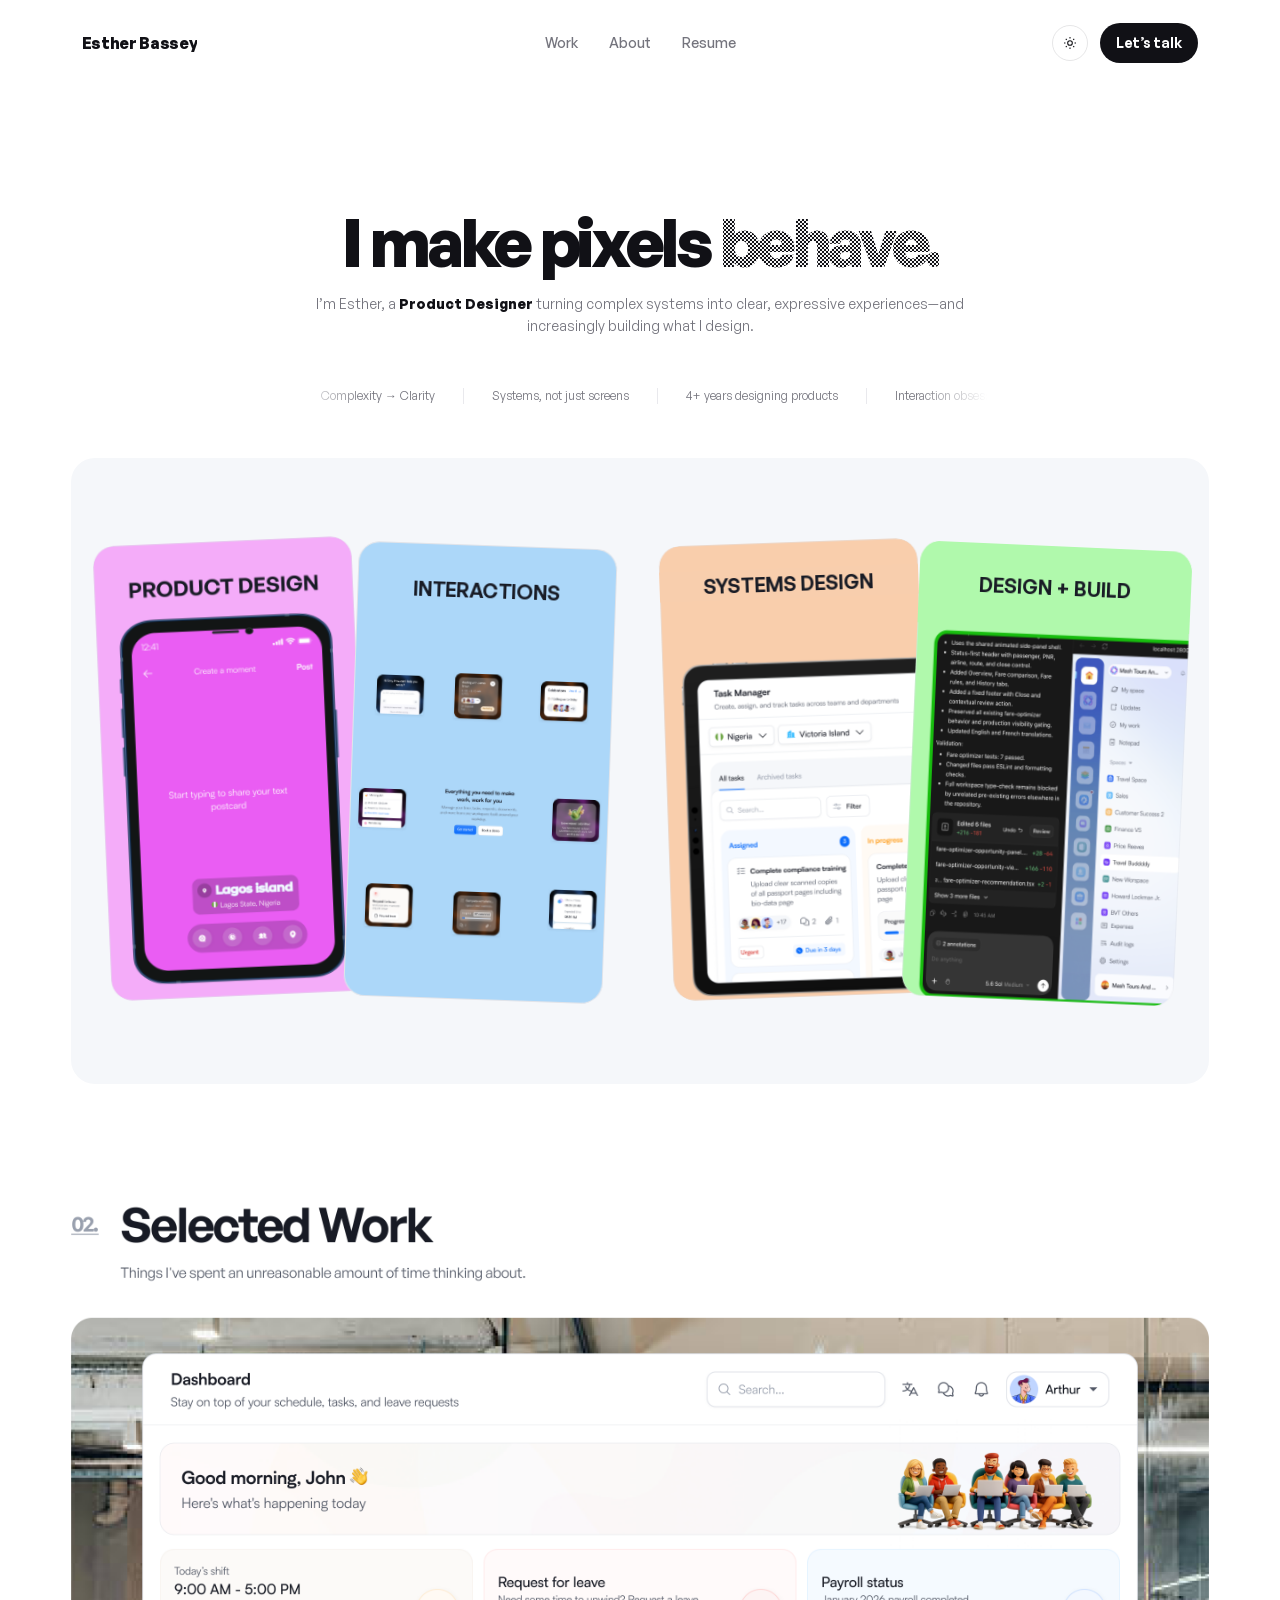
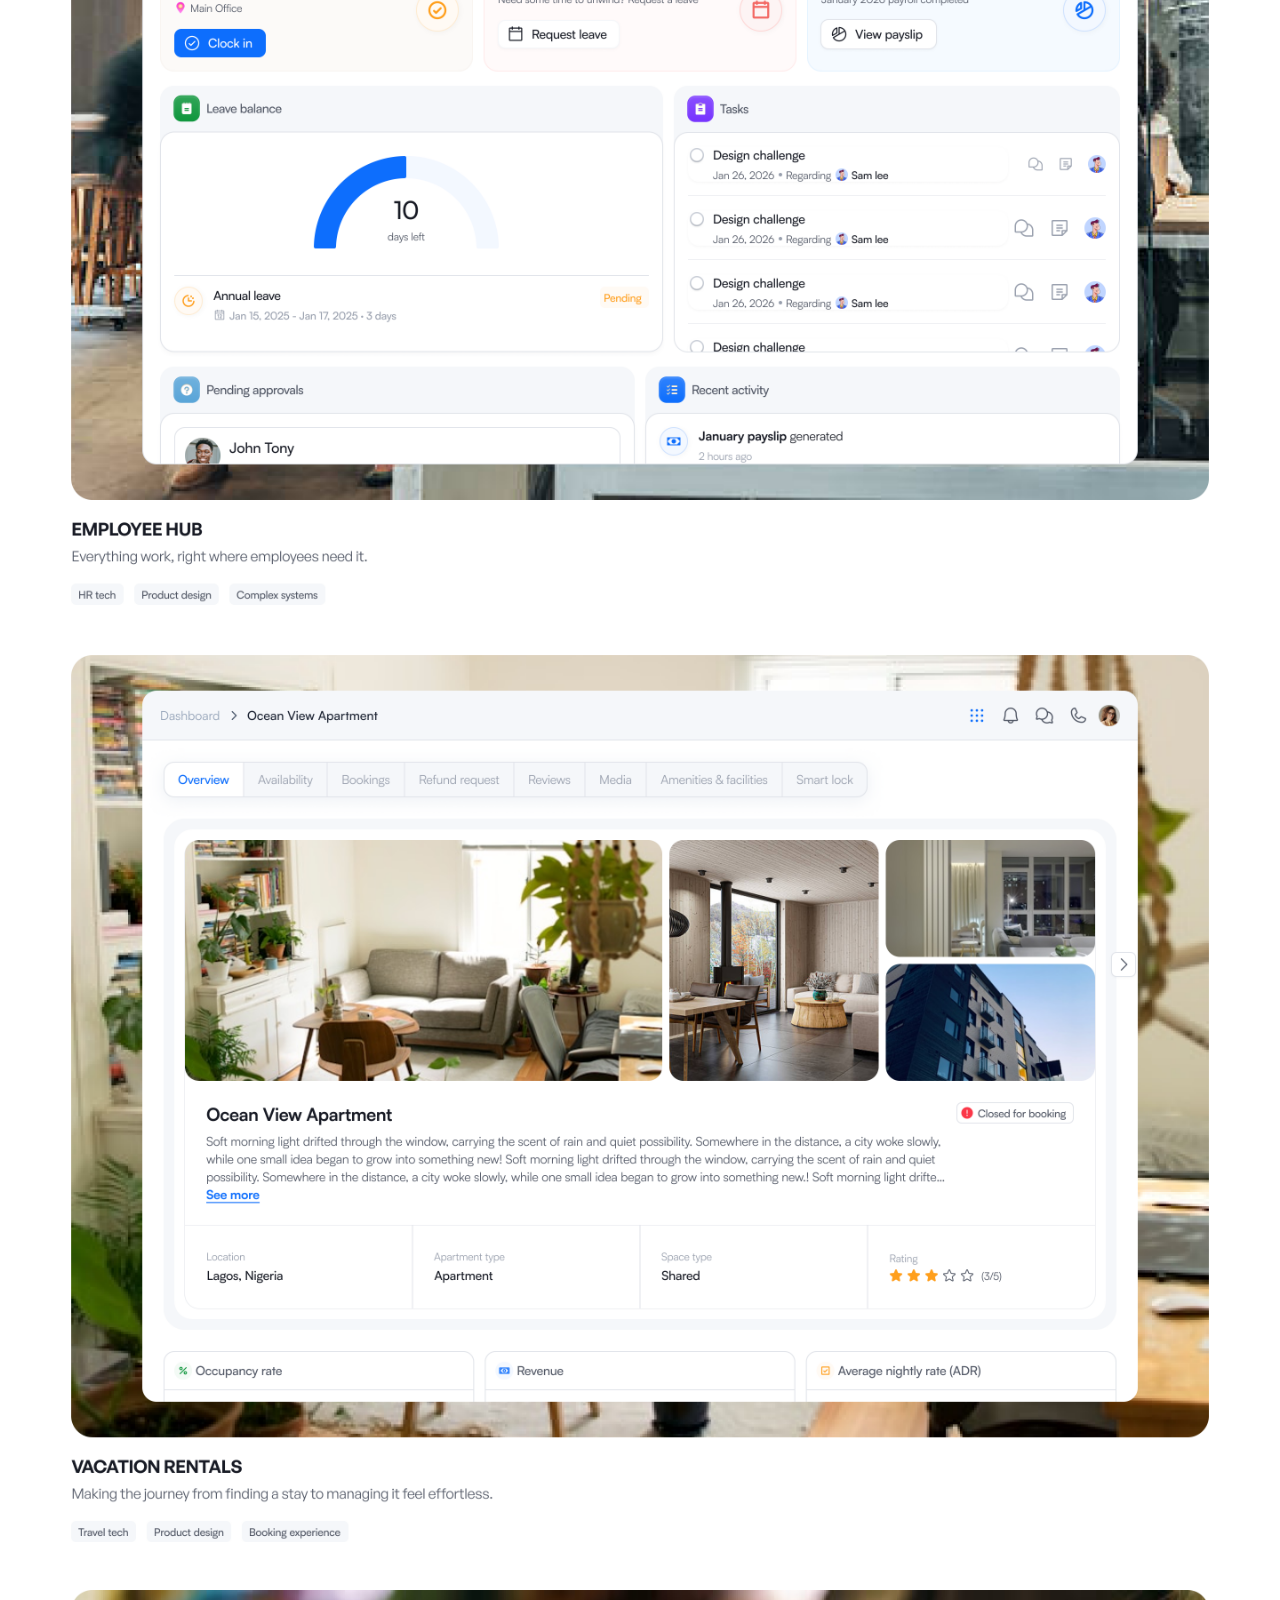
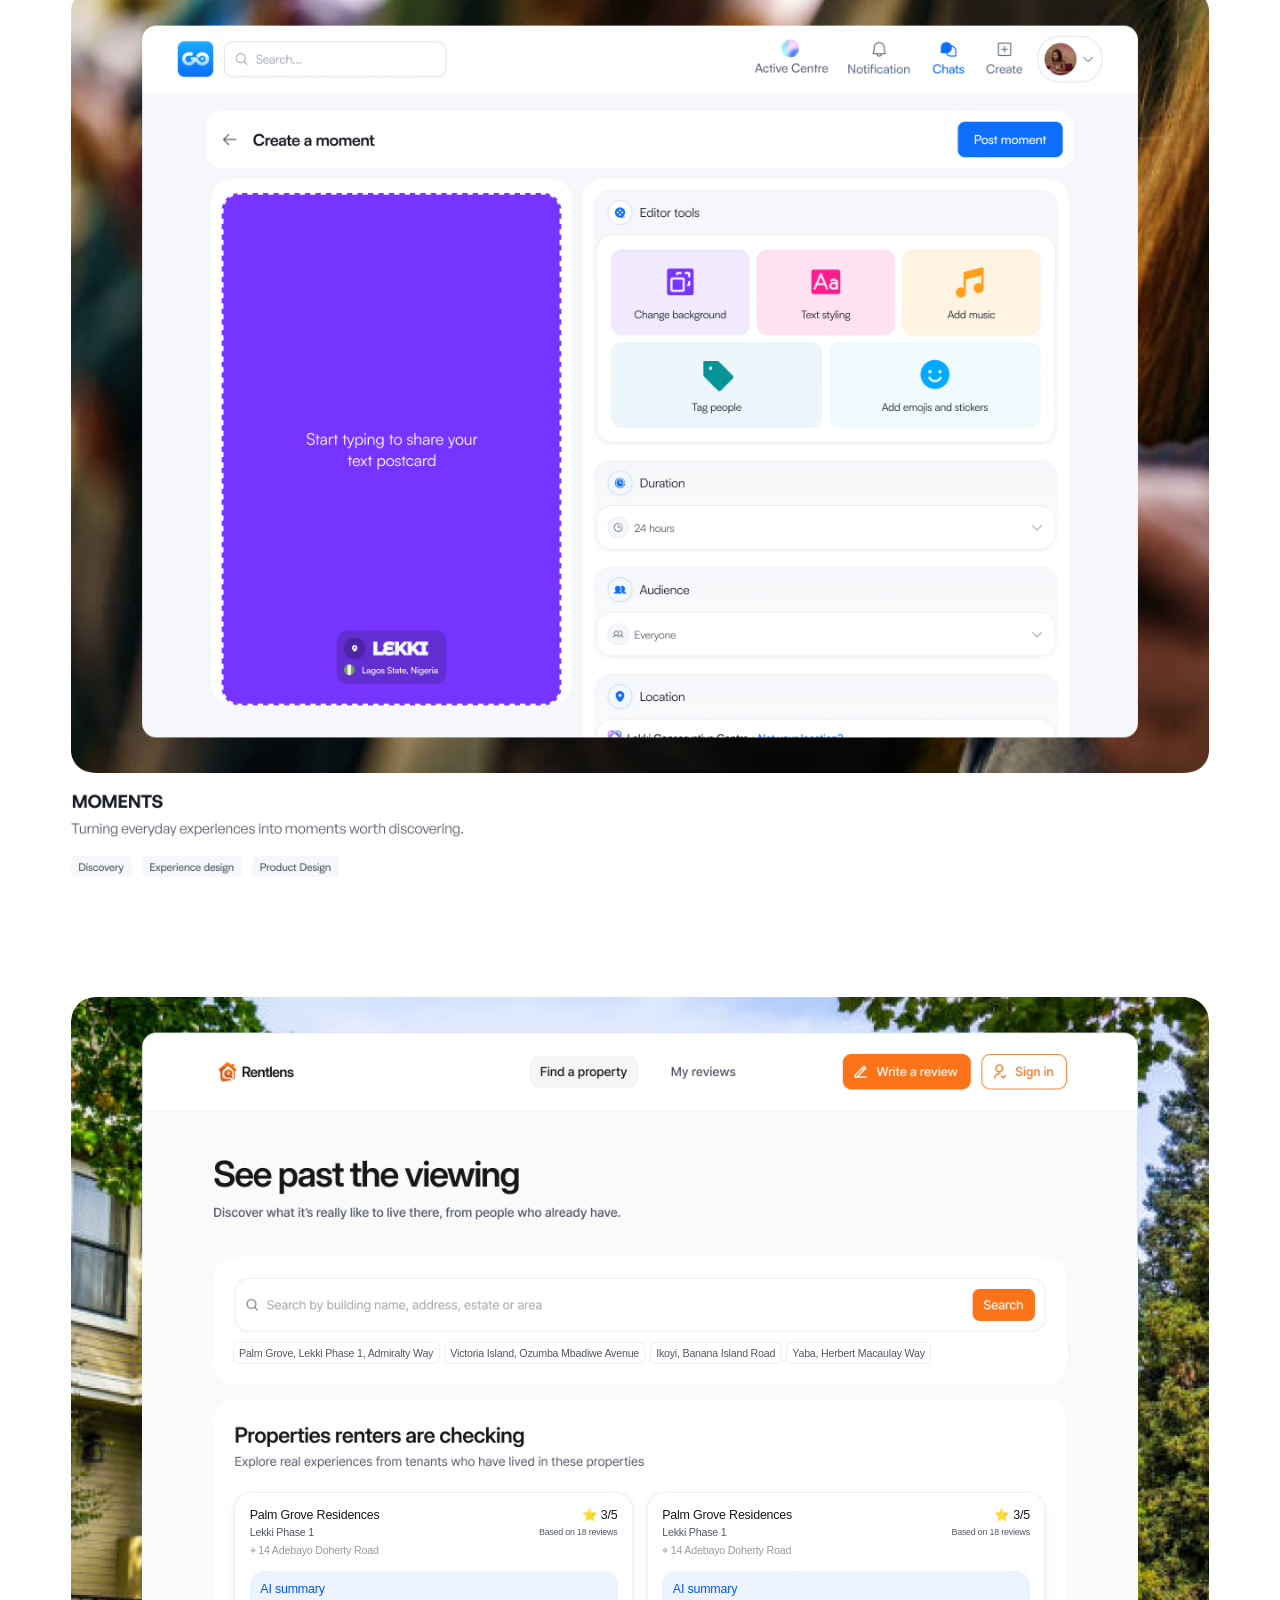
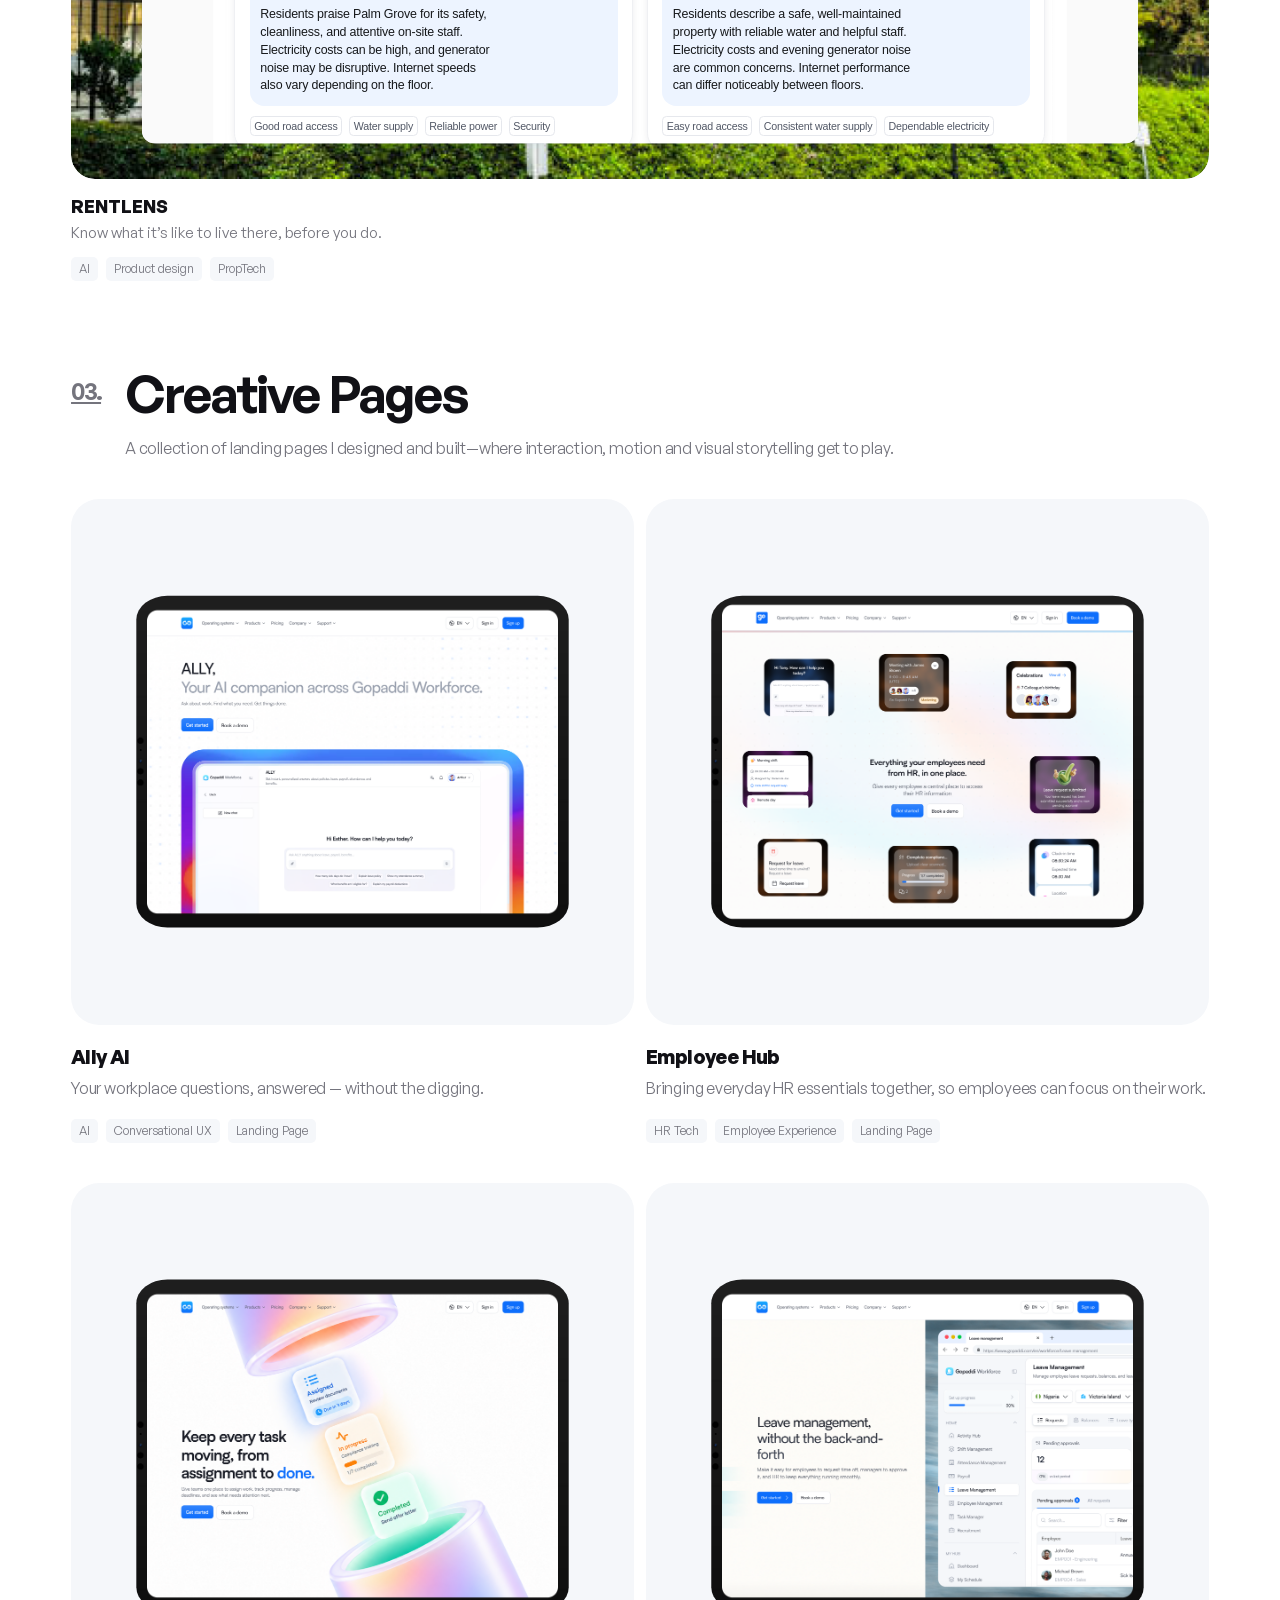
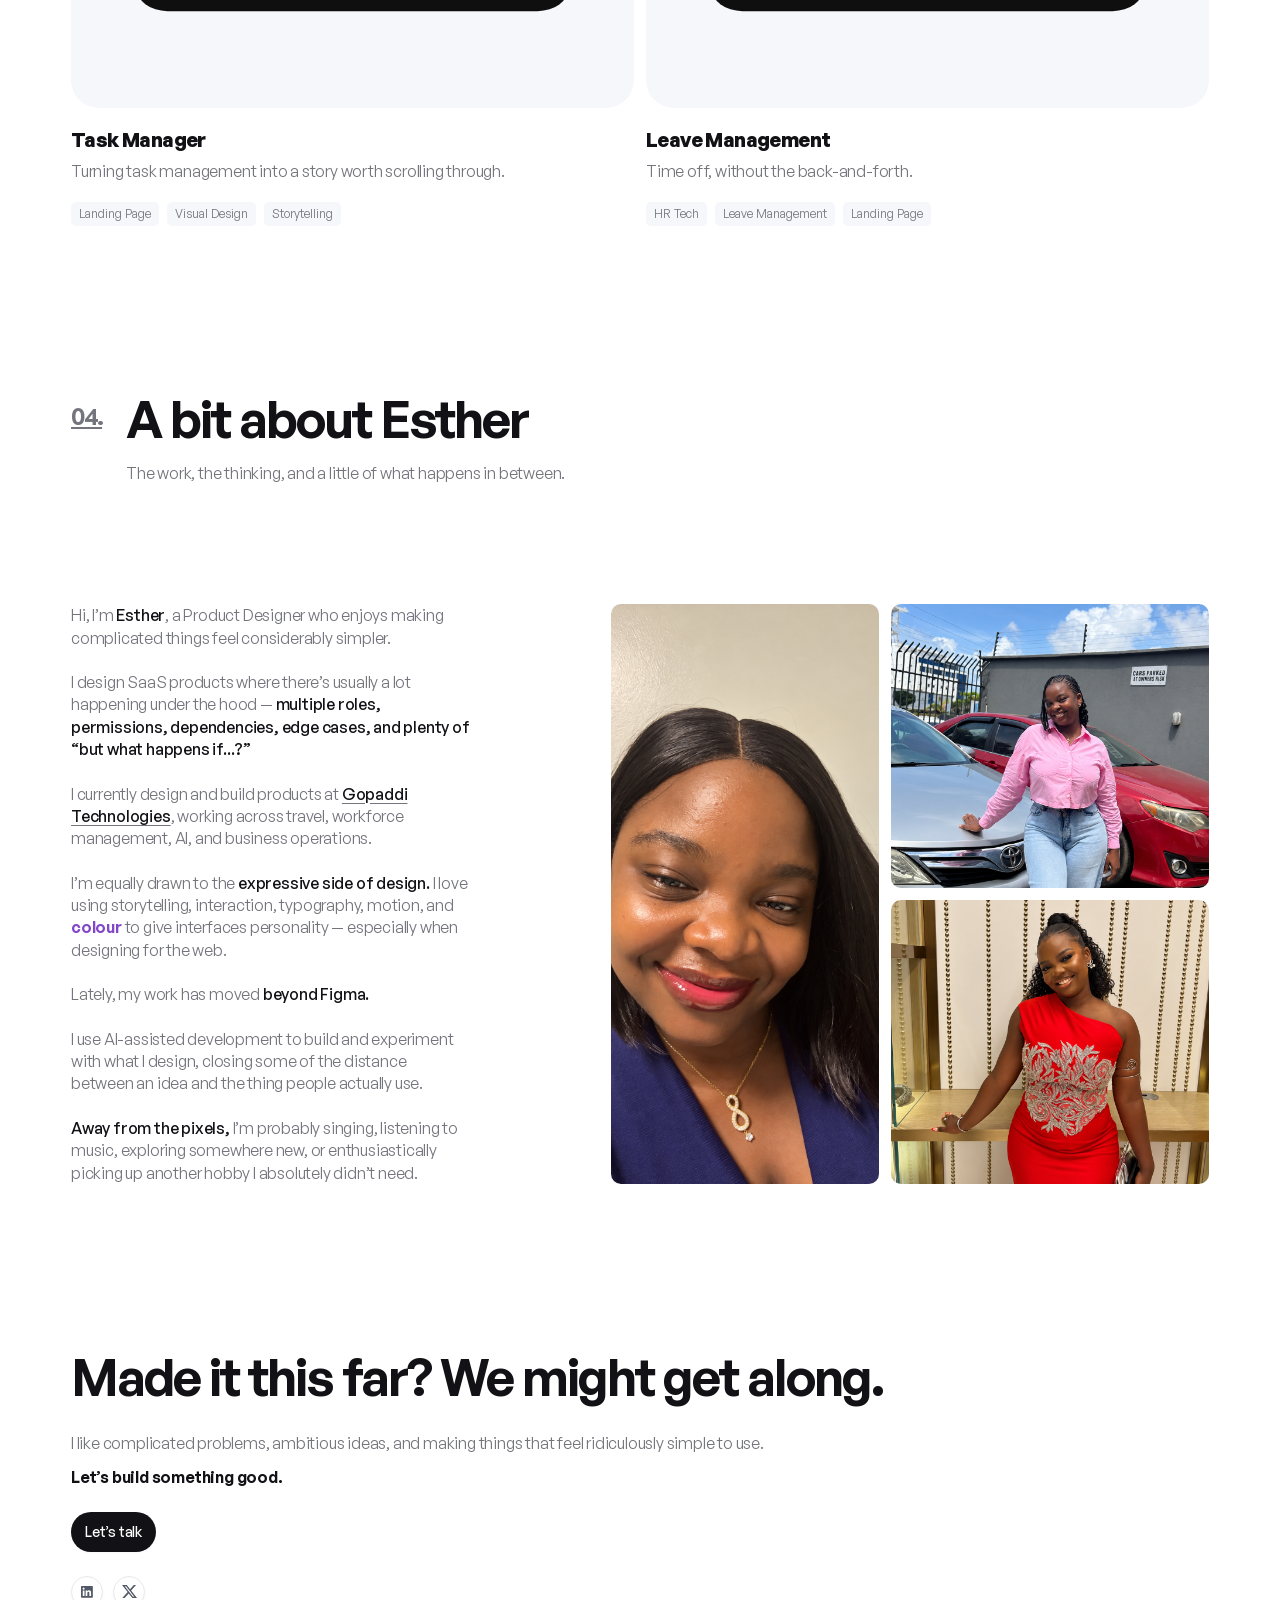
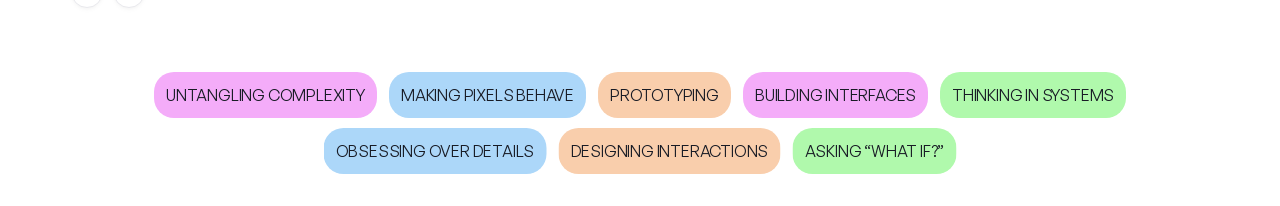
<file: index.html>
<!doctype html>
<html lang="en">
  <head>
    <meta charset="UTF-8" />
    <meta name="viewport" content="width=device-width, initial-scale=1.0" />
    <meta
      name="description"
      content="Esther Bassey — a design engineer turning complex ideas into thoughtful interfaces, interactions, and working products."
    />
    <title>Esther Bassey — Design Engineer</title>
    <script>
      try {
        const savedTheme = localStorage.getItem('portfolio-theme');
        document.documentElement.dataset.theme = savedTheme || (matchMedia('(prefers-color-scheme: dark)').matches ? 'dark' : 'light');
      } catch {
        document.documentElement.dataset.theme = matchMedia('(prefers-color-scheme: dark)').matches ? 'dark' : 'light';
      }
    </script>
  <link rel="stylesheet" href="./styles.css?v=20261006-11" />
  </head>
  <body>
    <header class="site-header">
      <div class="header-shell">
      <a class="brand" href="#top" aria-label="Esther Bassey, home"><span class="brand-full">Esther Bassey</span><span class="brand-short" aria-hidden="true">EB</span></a>

      <nav class="desktop-nav" aria-label="Primary navigation">
        <a href="#selected-work">Work</a>
        <a href="#about">About</a>
        <a href="./assets/Esther_Bassey_Product_Designer_CV.pdf" target="_blank" rel="noopener noreferrer">Resume</a>
      </nav>

      <div class="header-actions">
        <button class="theme-button" type="button" aria-label="Toggle color theme">
          <svg viewBox="0 0 24 24" aria-hidden="true">
            <path d="M12 3v2.2M12 18.8V21M3 12h2.2M18.8 12H21M5.64 5.64 7.2 7.2M16.8 16.8l1.56 1.56M18.36 5.64 16.8 7.2M7.2 16.8l-1.56 1.56" />
            <circle cx="12" cy="12" r="3.5" />
          </svg>
        </button>
        <a class="talk-button" href="mailto:estherbassey4502@gmail.com">Let’s talk</a>
      </div>
      </div>
    </header>

    <main id="top">
      <section class="hero" aria-labelledby="hero-title">
        <div class="hero-copy">
          <h1 id="hero-title">I make pixels <span class="hero-rough">behave.</span></h1>
          <p class="hero-description">I’m Esther, a <strong>Product Designer</strong> turning complex systems into clear, expressive experiences—and increasingly building what I design.</p>
          <div class="hero-highlights-viewport">
            <div class="hero-highlights-track">
              <ul class="hero-highlights" aria-label="What I bring to the work">
                <li>Complexity → Clarity</li>
                <li>Systems, not just screens</li>
                <li>4+ years designing products</li>
                <li>Interaction obsessed</li>
                <li>Design → Build</li>
              </ul>
              <ul class="hero-highlights" aria-hidden="true">
                <li>Complexity → Clarity</li>
                <li>Systems, not just screens</li>
                <li>4+ years designing products</li>
                <li>Interaction obsessed</li>
                <li>Design → Build</li>
              </ul>
            </div>
          </div>
        </div>
      </section>

      <div class="work-showcase" id="work" role="button" tabindex="0" aria-pressed="false" aria-label="Make the four capability cards behave by arranging them into a precise layout">
        <div class="showcase-stage" aria-hidden="true">
          <img class="showcase-card showcase-card-product" src="./assets/showcase-card-product-4x.png" alt="" />
          <div class="showcase-card showcase-card-interaction interaction-demo">
            <span class="interaction-demo-title">INTERACTIONS</span>
            <img class="interaction-tile interaction-tile-ai" src="./assets/interaction-ai-4x.png" alt="" style="--i: 0; --r: -10deg; --stack-x: 49.3%; --stack-y: 49.7%" />
            <img class="interaction-tile interaction-tile-meeting" src="./assets/interaction-meeting-4x.png" alt="" style="--i: 1; --r: 8deg; --stack-x: 50.1%; --stack-y: 49.4%" />
            <img class="interaction-tile interaction-tile-celebrations" src="./assets/interaction-celebrations-4x.png" alt="" style="--i: 2; --r: -7deg; --stack-x: 49.6%; --stack-y: 50.3%" />
            <img class="interaction-tile interaction-tile-shift" src="./assets/interaction-shift-4x.png" alt="" style="--i: 3; --r: 9deg; --stack-x: 50.5%; --stack-y: 50%" />
            <img class="interaction-tile interaction-tile-success" src="./assets/interaction-success-4x.png" alt="" style="--i: 4; --r: -8deg; --stack-x: 49.8%; --stack-y: 49.8%" />
            <img class="interaction-tile interaction-tile-request" src="./assets/interaction-request-4x.png" alt="" style="--i: 5; --r: 7deg; --stack-x: 50.3%; --stack-y: 50.5%" />
            <img class="interaction-tile interaction-tile-compliance" src="./assets/interaction-compliance-4x.png" alt="" style="--i: 6; --r: -9deg; --stack-x: 50%; --stack-y: 50%" />
            <img class="interaction-tile interaction-tile-clock" src="./assets/interaction-clock-4x.png" alt="" style="--i: 7; --r: 8deg; --stack-x: 50%; --stack-y: 50%" />
            <img class="interaction-demo-copy" src="./assets/interaction-copy-4x.png" alt="" />
          </div>
          <div class="showcase-card showcase-card-systems systems-card">
            <img class="systems-card-image" src="./assets/showcase-card-systems-4x.png" alt="" />
            <span class="systems-card-title">SYSTEMS DESIGN</span>
          </div>
          <div class="showcase-card showcase-card-ai">
            <img src="./assets/showcase-card-ai-4x.png" alt="" />
            <span class="showcase-card-ai-title">DESIGN + BUILD</span>
          </div>
        </div>
        <span class="showcase-hint" aria-hidden="true"><span class="showcase-hint-mobile">TAP TO MAKE THEM BEHAVE</span></span>
        <span class="showcase-cursor-pill" aria-hidden="true">Click to make the pixels behave</span>
      </div>

      <section class="selected-work" id="selected-work" aria-labelledby="work-title">
        <div class="selected-work-art">
          <div class="selected-work-slice-wrap" data-case-study-hover>
            <svg class="selected-work-slice" viewBox="0 360 5760 4507" xmlns="http://www.w3.org/2000/svg">
              <image href="./assets/selected-work-4x.png" width="5760" height="13488" />
            </svg>
            <a class="case-study-card-link" href="./project-case-study.html?project=employee-hub" aria-label="View Employee Hub case study"></a>
            <div class="employee-demo employee-demo-art" aria-hidden="true">
              <img class="employee-demo-state employee-demo-confirm" src="./assets/employee-clockin-normal-2x.png?v=20260924-3" alt="" />
              <img class="employee-demo-state employee-demo-success" src="./assets/employee-clockin-away-2x.png?v=20260924-3" alt="" />
              <span class="employee-demo-pointer"></span>
              <span class="employee-demo-pulse employee-demo-pulse-one"></span>
              <span class="employee-demo-pulse employee-demo-pulse-two"></span>
              <span class="employee-demo-pulse employee-demo-pulse-three"></span>
            </div>
            <span class="case-study-pill" aria-hidden="true">View case study</span>
          </div>
          <div class="selected-work-slice-wrap" data-case-study-hover>
            <svg class="selected-work-slice" viewBox="0 5019 5760 3998" xmlns="http://www.w3.org/2000/svg">
              <image href="./assets/selected-work-4x.png" width="5760" height="13488" />
            </svg>
            <a class="case-study-card-link" href="./vacation-rentals.html" aria-label="View Vacation Rentals case study"></a>
            <div class="vacation-demo vacation-demo-art" aria-hidden="true">
              <img class="vacation-demo-state vacation-state-availability" src="./assets/vacation-state-availability-2x.png?v=20260924-3" alt="" />
              <img class="vacation-demo-state vacation-state-bookings" src="./assets/vacation-state-bookings-2x.png?v=20260924-3" alt="" />
              <img class="vacation-demo-state vacation-state-reviews" src="./assets/vacation-state-reviews-2x.png?v=20260924-3" alt="" />
              <img class="vacation-demo-state vacation-state-media" src="./assets/vacation-state-media-2x.png?v=20260924-3" alt="" />
              <img class="vacation-demo-state vacation-state-amenities" src="./assets/vacation-state-amenities-2x.png?v=20260924-3" alt="" />
              <img class="vacation-demo-state vacation-state-smart-lock" src="./assets/vacation-state-smart-lock-2x.png?v=20260924-3" alt="" />
              <span class="vacation-demo-pointer"></span>
              <span class="vacation-demo-pulse vacation-demo-pulse-one" style="--delay: 0s"></span>
              <span class="vacation-demo-pulse vacation-demo-pulse-two" style="--delay: 3.36s"></span>
              <span class="vacation-demo-pulse vacation-demo-pulse-three" style="--delay: 6.72s"></span>
              <span class="vacation-demo-pulse vacation-demo-pulse-four" style="--delay: 10.08s"></span>
              <span class="vacation-demo-pulse vacation-demo-pulse-five" style="--delay: 13.44s"></span>
              <span class="vacation-demo-pulse vacation-demo-pulse-six" style="--delay: 16.8s"></span>
            </div>
            <span class="case-study-pill" aria-hidden="true">View case study</span>
          </div>
          <div class="selected-work-slice-wrap" data-case-study-hover>
            <svg class="selected-work-slice" viewBox="0 9176 5760 4312" xmlns="http://www.w3.org/2000/svg">
              <image href="./assets/selected-work-4x.png" width="5760" height="13488" />
            </svg>
            <a class="case-study-card-link" href="./project-case-study.html?project=moments" aria-label="View Moments case study"></a>
            <div class="moments-demo moments-demo-art" aria-hidden="true">
              <img class="moments-demo-base" src="./assets/moments-state-base-2x.png?v=20260924-1" alt="" />
              <img class="moments-demo-state" style="--delay: 0s" src="./assets/moments-state-background-2x.png?v=20260924-2" alt="" />
              <img class="moments-demo-state" style="--delay: 8s" src="./assets/moments-state-text-2x.png?v=20260924-2" alt="" />
              <img class="moments-demo-state" style="--delay: 16s" src="./assets/moments-state-music-2x.png?v=20260924-2" alt="" />
              <img class="moments-demo-state" style="--delay: 24s" src="./assets/moments-state-tag-2x.png?v=20260924-2" alt="" />
              <img class="moments-demo-state" style="--delay: 32s" src="./assets/moments-state-emoji-2x.png?v=20260924-2" alt="" />
              <span class="moments-demo-pointer"></span>
            </div>
            <span class="case-study-pill" aria-hidden="true">View case study</span>
          </div>
        </div>
        <div class="selected-work-content">
          <div class="selected-work-intro">
            <span class="section-number">02</span>
            <div>
              <h2 id="work-title">Selected Work</h2>
              <p>Things I’ve spent an unreasonable amount of time thinking about.</p>
            </div>
          </div>
          <div class="project-list">
            <article class="project">
              <div class="project-image-wrap" data-case-study-hover>
                <svg class="project-image" viewBox="320 870 5120 3515" role="img" aria-label="Employee Hub dashboard interface" xmlns="http://www.w3.org/2000/svg">
                  <image href="./assets/selected-work-4x.png" width="5760" height="13488" />
                </svg>
                <a class="case-study-card-link" href="./project-case-study.html?project=employee-hub" aria-label="View Employee Hub case study"></a>
                <div class="employee-demo" aria-hidden="true">
                  <img class="employee-demo-state employee-demo-confirm" src="./assets/employee-clockin-normal-2x.png?v=20260924-3" alt="" />
                  <img class="employee-demo-state employee-demo-success" src="./assets/employee-clockin-away-2x.png?v=20260924-3" alt="" />
                  <span class="employee-demo-pointer"></span>
                  <span class="employee-demo-pulse employee-demo-pulse-one"></span>
                  <span class="employee-demo-pulse employee-demo-pulse-two"></span>
                  <span class="employee-demo-pulse employee-demo-pulse-three"></span>
                </div>
                <span class="case-study-pill" aria-hidden="true">View case study</span>
              </div>
              <h3><a href="./project-case-study.html?project=employee-hub">Employee Hub</a></h3>
              <p>Everything work, right where employees need it.</p>
              <ul class="project-tags" aria-label="Project categories"><li>HR tech</li><li>Product design</li><li>Complex systems</li></ul>
            </article>
            <article class="project">
              <div class="project-image-wrap" data-case-study-hover>
                <svg class="project-image" viewBox="320 5019 5120 3525" role="img" aria-label="Vacation Rentals apartment dashboard interface" xmlns="http://www.w3.org/2000/svg">
                  <image href="./assets/selected-work-4x.png" width="5760" height="13488" />
                </svg>
                <a class="case-study-card-link" href="./vacation-rentals.html" aria-label="View Vacation Rentals case study"></a>
                <div class="vacation-demo" aria-hidden="true">
                  <img class="vacation-demo-state vacation-state-availability" src="./assets/vacation-state-availability-2x.png?v=20260924-3" alt="" />
                  <img class="vacation-demo-state vacation-state-bookings" src="./assets/vacation-state-bookings-2x.png?v=20260924-3" alt="" />
                  <img class="vacation-demo-state vacation-state-reviews" src="./assets/vacation-state-reviews-2x.png?v=20260924-3" alt="" />
                  <img class="vacation-demo-state vacation-state-media" src="./assets/vacation-state-media-2x.png?v=20260924-3" alt="" />
                  <img class="vacation-demo-state vacation-state-amenities" src="./assets/vacation-state-amenities-2x.png?v=20260924-3" alt="" />
                  <img class="vacation-demo-state vacation-state-smart-lock" src="./assets/vacation-state-smart-lock-2x.png?v=20260924-3" alt="" />
                  <span class="vacation-demo-pointer"></span>
                  <span class="vacation-demo-pulse vacation-demo-pulse-one" style="--delay: 0s"></span>
                  <span class="vacation-demo-pulse vacation-demo-pulse-two" style="--delay: 3.36s"></span>
                  <span class="vacation-demo-pulse vacation-demo-pulse-three" style="--delay: 6.72s"></span>
                  <span class="vacation-demo-pulse vacation-demo-pulse-four" style="--delay: 10.08s"></span>
                  <span class="vacation-demo-pulse vacation-demo-pulse-five" style="--delay: 13.44s"></span>
                  <span class="vacation-demo-pulse vacation-demo-pulse-six" style="--delay: 16.8s"></span>
                </div>
                <span class="case-study-pill" aria-hidden="true">View case study</span>
              </div>
              <h3><a href="./vacation-rentals.html">Vacation Rentals</a></h3>
              <p>Making the journey from finding a stay to managing it feel effortless.</p>
              <ul class="project-tags" aria-label="Project categories"><li>Travel tech</li><li>Product design</li><li>Booking experience</li></ul>
            </article>
            <article class="project">
              <div class="project-image-wrap" data-case-study-hover>
                <svg class="project-image" viewBox="320 9176 5120 3510" role="img" aria-label="Moments postcard editor interface" xmlns="http://www.w3.org/2000/svg">
                  <image href="./assets/selected-work-4x.png" width="5760" height="13488" />
                </svg>
                <a class="case-study-card-link" href="./project-case-study.html?project=moments" aria-label="View Moments case study"></a>
                <div class="moments-demo" aria-hidden="true">
                  <img class="moments-demo-base" src="./assets/moments-state-base-2x.png?v=20260924-1" alt="" />
                  <img class="moments-demo-state" style="--delay: 0s" src="./assets/moments-state-background-2x.png?v=20260924-2" alt="" />
                  <img class="moments-demo-state" style="--delay: 8s" src="./assets/moments-state-text-2x.png?v=20260924-2" alt="" />
                  <img class="moments-demo-state" style="--delay: 16s" src="./assets/moments-state-music-2x.png?v=20260924-2" alt="" />
                  <img class="moments-demo-state" style="--delay: 24s" src="./assets/moments-state-tag-2x.png?v=20260924-2" alt="" />
                  <img class="moments-demo-state" style="--delay: 32s" src="./assets/moments-state-emoji-2x.png?v=20260924-2" alt="" />
                  <span class="moments-demo-pointer"></span>
                </div>
                <span class="case-study-pill" aria-hidden="true">View case study</span>
              </div>
              <h3><a href="./project-case-study.html?project=moments">Moments</a></h3>
              <p>Turning everyday experiences into moments worth discovering.</p>
              <ul class="project-tags" aria-label="Project categories"><li>Discovery</li><li>Experience design</li><li>Product design</li></ul>
            </article>
          </div>
        </div>
        <div class="selected-rentlens-content">
            <article class="project" id="rentlens-project">
              <div class="project-image-wrap">
                <img class="project-image" src="./assets/selected-rentlens-background-4x.png" width="5120" height="3520" alt="Rentlens property discovery interface with tenant reviews and AI summaries" loading="lazy" />
                <a class="case-study-card-link" href="./project-case-study.html?project=rentlens" aria-label="View Rentlens case study"></a>
                <div class="rentlens-scroll" role="region" aria-label="Automatically scrolling Rentlens reviews preview">
                  <div class="rentlens-scroll-content">
                    <img src="./assets/rentlens-reviews-full-4x.png?v=2" width="4480" height="4656" alt="Four Palm Grove tenant review summaries covering security, water supply, power costs, generator noise, and internet reliability." loading="lazy" />
                    <svg class="rentlens-scroll-intro" viewBox="320 516 4480 656" aria-hidden="true"><image href="./assets/selected-rentlens-background-4x.png" width="5120" height="3520" /></svg>
                    <div class="rentlens-address-tags" aria-label="Suggested addresses">
                      <span>Palm Grove, Lekki Phase 1, Admiralty Way</span>
                      <span>Victoria Island, Ozumba Mbadiwe Avenue</span>
                      <span>Ikoyi, Banana Island Road</span>
                      <span>Yaba, Herbert Macaulay Way</span>
                    </div>
                    <div class="rentlens-review-grid">
                      <div class="rentlens-review-card">
                        <div class="rentlens-review-heading"><div>Palm Grove Residences<small>Lekki Phase 1</small><small class="rentlens-review-address">⌖ 14 Adebayo Doherty Road</small></div><div class="rentlens-review-rating">⭐ 3/5<small>Based on 18 reviews</small></div></div>
                        <div class="rentlens-review-summary"><div>AI summary</div><p><span>Residents praise Palm Grove for its safety,</span><span>cleanliness, and attentive on-site staff.</span><span>Electricity costs can be high, and generator</span><span>noise may be disruptive. Internet speeds</span><span>also vary depending on the floor.</span></p></div>
                        <div class="rentlens-review-tags"><span>Good road access</span><span>Water supply</span><span>Reliable power</span><span>Security</span></div>
                      </div>
                      <div class="rentlens-review-card">
                        <div class="rentlens-review-heading"><div>Palm Grove Residences<small>Lekki Phase 1</small><small class="rentlens-review-address">⌖ 14 Adebayo Doherty Road</small></div><div class="rentlens-review-rating">⭐ 3/5<small>Based on 18 reviews</small></div></div>
                        <div class="rentlens-review-summary"><div>AI summary</div><p><span>Residents describe a safe, well-maintained</span><span>property with reliable water and helpful staff.</span><span>Electricity costs and evening generator noise</span><span>are common concerns. Internet performance</span><span>can differ noticeably between floors.</span></p></div>
                        <div class="rentlens-review-tags"><span>Easy road access</span><span>Consistent water supply</span><span>Dependable electricity</span></div>
                      </div>
                      <div class="rentlens-review-card">
                        <div class="rentlens-review-heading"><div>Palm Grove Residences<small>Lekki Phase 1</small><small class="rentlens-review-address">⌖ 14 Adebayo Doherty Road</small></div><div class="rentlens-review-rating">⭐ 3/5<small>Based on 18 reviews</small></div></div>
                        <div class="rentlens-review-summary"><div>AI summary</div><p><span>Tenants describe a secure, well-kept building</span><span>with dependable water and responsive staff.</span><span>Power costs and evening generator noise</span><span>are the main trade-offs. Internet reliability</span><span>varies depending on the floor.</span></p></div>
                        <div class="rentlens-review-tags"><span>Good road access</span><span>Water supply</span><span>Reliable power</span><span>Security</span></div>
                      </div>
                      <div class="rentlens-review-card">
                        <div class="rentlens-review-heading"><div>Palm Grove Residences<small>Lekki Phase 1</small><small class="rentlens-review-address">⌖ 14 Adebayo Doherty Road</small></div><div class="rentlens-review-rating">⭐ 3/5<small>Based on 18 reviews</small></div></div>
                        <div class="rentlens-review-summary"><div>AI summary</div><p><span>Tenants describe a secure, well-kept building</span><span>with dependable water and responsive staff.</span><span>Power costs and evening generator noise</span><span>are the main trade-offs. Internet reliability</span><span>varies depending on the floor.</span></p></div>
                        <div class="rentlens-review-tags"><span>Good road access</span><span>Water supply</span><span>Reliable power</span><span>Security</span></div>
                      </div>
                    </div>
                  </div>
                </div>
                <span class="rentlens-demo-pointer" aria-hidden="true"></span>
              </div>
              <h3><a href="./project-case-study.html?project=rentlens">Rentlens</a></h3>
              <p>Know what it’s like to live there, before you do.</p>
              <ul class="project-tags" aria-label="Project categories"><li>AI</li><li>Product design</li><li>PropTech</li></ul>
            </article>
        </div>
      </section>

      <section class="more-work" id="more-work" aria-labelledby="more-work-title">
        <div class="more-work-inner">
          <div class="more-work-intro">
            <span class="section-number">03.</span>
            <div>
              <h2 id="more-work-title">Creative Pages</h2>
              <p>A collection of landing pages I designed and built—where interaction, motion and visual storytelling get to play.</p>
            </div>
          </div>

          <div class="more-work-filters" role="group" aria-label="Filter more work" hidden>
            <button class="more-work-filter active" type="button" data-filter="all" aria-pressed="true">All</button>
            <button class="more-work-filter" type="button" data-filter="designs" aria-pressed="false">Designs</button>
            <button class="more-work-filter" type="button" data-filter="ai" aria-pressed="false">Built with AI</button>
            <button class="more-work-filter" type="button" data-filter="landing" aria-pressed="false">Landing pages</button>
          </div>

          <div class="more-work-grid" id="more-work-grid">
            <article class="more-work-card" data-categories="designs ai landing">
              <div class="more-work-artwork">
                <img src="./assets/more-learning-ally-4x.png" width="2000" height="1534" alt="Ally AI landing page displayed on a tablet" loading="lazy" />
              </div>
              <h3><a href="https://www.gopaddi.com/en/workforce/ally" target="_blank" rel="noopener noreferrer">Ally AI</a></h3>
              <p>Your workplace questions, answered — without the digging.</p>
              <ul class="project-tags" aria-label="Project categories"><li>AI</li><li>Conversational UX</li><li>Landing Page</li></ul>
            </article>
            <article class="more-work-card" data-categories="designs landing">
              <div class="more-work-artwork"><img src="./assets/more-employee-hub-landing-4x.png" width="2000" height="1534" alt="Employee Hub landing page displayed on a tablet" loading="lazy" /></div>
              <h3><a href="https://www.gopaddi.com/en/workforce/employee-hub" target="_blank" rel="noopener noreferrer">Employee Hub</a></h3>
              <p>Bringing everyday HR essentials together, so employees can focus on their work.</p>
              <ul class="project-tags" aria-label="Project categories"><li>HR Tech</li><li>Employee Experience</li><li>Landing Page</li></ul>
            </article>
            <article class="more-work-card" data-categories="designs" data-project-hidden hidden>
              <div class="more-work-artwork">
                <img src="./assets/more-learning-dashboard-4x.png" width="2000" height="1534" alt="My Learning dashboard displayed on a tablet" loading="lazy" />
              </div>
              <h3>My Learning</h3>
              <p>Learning that feels easier to start, track, and keep up with.</p>
              <ul class="project-tags" aria-label="Project categories"><li>EdTech</li><li>Learning Experience</li><li>Product Design</li></ul>
            </article>
            <article class="more-work-card" data-categories="designs landing">
              <div class="more-work-artwork">
                <img src="./assets/more-discova-journey-4x.png" width="2000" height="1534" alt="Task workflow landing page displayed on a tablet" loading="lazy" />
              </div>
              <h3><a href="https://www.gopaddi.com/en/workforce/task-manager" target="_blank" rel="noopener noreferrer">Task Manager</a></h3>
              <p>Turning task management into a story worth scrolling through.</p>
              <ul class="project-tags" aria-label="Project categories"><li>Landing Page</li><li>Visual Design</li><li>Storytelling</li></ul>
            </article>
            <article class="more-work-card" data-categories="designs" data-project-hidden hidden>
              <div class="more-work-artwork">
                <img src="./assets/more-tasks-device-4x.png" width="2000" height="1534" alt="Task Manager dashboard displayed on a tablet" loading="lazy" />
              </div>
              <h3>Task manager</h3>
              <p>Keeping work moving, without the usual task chaos.</p>
              <ul class="project-tags" aria-label="Project categories"><li>Productivity</li><li>Workflow design</li><li>Product design</li></ul>
            </article>
            <article class="more-work-card" data-categories="designs landing" data-project-hidden hidden>
              <div class="more-work-artwork"><img src="./assets/more-discova-landing-4x.png" width="2000" height="1534" alt="Hotel operations landing page displayed on a tablet" loading="lazy" /></div>
              <h3><a href="https://www.gopaddi.com/en/automation" target="_blank" rel="noopener noreferrer">Automated Room Service</a></h3>
              <p>Making room service run itself, so hospitality teams can focus on the guest.</p>
              <ul class="project-tags" aria-label="Project categories"><li>Hospitality Tech</li><li>Automation</li><li>Landing Page</li></ul>
            </article>
            <article class="more-work-card" data-categories="designs ai" data-project-hidden hidden>
              <div class="more-work-artwork">
                <div class="ally-chat-visual">
                  <img src="./assets/more-ally-device-4x.png" width="2000" height="1534" alt="Ally AI conversation interface displayed on a tablet" loading="lazy" />
                  <div class="ally-chatbox" aria-hidden="true">
                    <p class="ally-chatbox-heading">Hi Esther. How can I help you today?</p>
                    <div class="ally-prompt-panel">
                      <div class="ally-prompt-pattern"></div>
                      <div class="ally-prompt-input">
                        <span class="ally-typing-text"></span>
                        <div class="ally-prompt-actions">
                          <span class="ally-prompt-action"><img src="./assets/ally-paperclip.svg" alt="" /></span>
                          <span class="ally-prompt-action"><img src="./assets/ally-microphone.svg" alt="" /></span>
                        </div>
                      </div>
                      <div class="ally-prompt-row">
                        <span>How many sick days do I have?</span><span>Explain leave policy</span><span>Show my attendance summary</span>
                      </div>
                      <div class="ally-prompt-row">
                        <span>What benefits am I eligible for?</span><span>Explain my payroll deductions</span>
                      </div>
                    </div>
                  </div>
                </div>
              </div>
              <h3>Ally AI</h3>
              <p>Workplace answers, without the digging.</p>
              <ul class="project-tags" aria-label="Project categories"><li>AI</li><li>Conversational UX</li><li>HR Tech</li></ul>
            </article>
            <article class="more-work-card" data-categories="designs landing" data-project-hidden hidden>
              <div class="more-work-artwork"><img src="./assets/more-learning-mobile-4x.png" width="2000" height="1534" alt="Hotel guest mobile access landing page displayed on a tablet" loading="lazy" /></div>
              <h3><a href="https://www.gopaddi.com/en/digital-lock" target="_blank" rel="noopener noreferrer">Digital Lock &amp; Self Check-in</a></h3>
              <p>From arrival to room access, without stopping at the front desk.</p>
              <ul class="project-tags" aria-label="Project categories"><li>Hospitality Tech</li><li>Guest Experience</li><li>Landing Page</li></ul>
            </article>
            <article class="more-work-card" data-categories="designs landing">
              <div class="more-work-artwork"><img src="./assets/more-discova-dashboard-4x.png" width="2000" height="1534" alt="Leave management landing page displayed on a tablet" loading="lazy" /></div>
              <h3><a href="https://www.gopaddi.com/en/workforce/leave-management" target="_blank" rel="noopener noreferrer">Leave Management</a></h3>
              <p>Time off, without the back-and-forth.</p>
              <ul class="project-tags" aria-label="Project categories"><li>HR Tech</li><li>Leave Management</li><li>Landing Page</li></ul>
            </article>
            <article class="more-work-card" data-categories="designs ai" data-project-hidden hidden>
              <div class="more-work-artwork"><img src="./assets/more-rentlens-device-4x.png" width="2000" height="1534" alt="Rentlens apartment review interface displayed on a tablet" loading="lazy" /></div>
              <h3>Rentlens</h3>
              <p>Know what it’s like to live there, before you do.</p>
              <ul class="project-tags" aria-label="Project categories"><li>AI</li><li>Product design</li><li>PropTech</li></ul>
            </article>
          </div>
        </div>
      </section>

      <section class="about-me" id="about" aria-labelledby="about-title">
        <div class="about-me-inner">
          <div class="about-me-intro">
            <span class="section-number">04.</span>
            <div>
              <h2 id="about-title">A bit about Esther</h2>
              <p>The work, the thinking, and a little of what happens in between.</p>
            </div>
          </div>

          <div class="about-me-body">
            <div class="about-me-copy">
              <p class="about-me-lead">Hi, I’m <strong>Esther</strong>, a Product Designer who enjoys making complicated things feel considerably simpler.</p>
              <p>I design SaaS products where there’s usually a lot happening under the hood — <strong>multiple roles, permissions, dependencies, edge cases, and plenty of “but what happens if...?”</strong></p>
              <p>I currently design and build products at <strong><a class="about-me-link" href="https://www.gopaddi.com/" target="_blank" rel="noopener noreferrer">Gopaddi Technologies</a></strong>, working across travel, workforce management, AI, and business operations.</p>
              <p>I’m equally drawn to the <strong>expressive side of design.</strong> I love using storytelling, interaction, typography, motion, and <span class="about-me-colour">colour</span> to give interfaces personality — especially when designing for the web.</p>
              <p>Lately, my work has moved <strong>beyond Figma.</strong></p>
              <p>I use AI-assisted development to build and experiment with what I design, closing some of the distance between an idea and the thing people actually use.</p>
              <p><strong>Away from the pixels,</strong> I’m probably singing, listening to music, exploring somewhere new, or enthusiastically picking up another hobby I absolutely didn’t need.</p>
            </div>

            <div class="about-me-photos" role="group" aria-label="Photos of Esther">
              <img src="./assets/about-photo-main-figma-source.png" width="940" height="1672" alt="Esther smiling in a navy top" loading="lazy" />
              <img src="./assets/about-photo-2-figma-source.png" width="1086" height="1448" alt="Esther outdoors in a pink shirt" loading="lazy" />
              <img src="./assets/about-photo-4-figma-source.png" width="1086" height="1448" alt="Esther smiling in a red top" loading="lazy" />
            </div>
          </div>
        </div>
      </section>

      <section class="contact-section" id="contact" aria-labelledby="contact-title">
        <div class="contact-inner">
          <div class="contact-intro">
            <h2 id="contact-title">Made it this far? We might get along.</h2>
            <div class="contact-details">
              <div class="contact-copy">
                <p>I like complicated problems, ambitious ideas, and making things that feel ridiculously simple to use.</p>
                <p>Let’s build something good.</p>
              </div>
              <a class="contact-email" href="mailto:estherbassey4502@gmail.com">Let’s talk</a>
              <div class="contact-socials" aria-label="Social platforms">
                <a class="contact-social contact-linkedin" href="https://www.linkedin.com/in/esther-bassey-530497216/" target="_blank" rel="noopener noreferrer" aria-label="Esther Bassey on LinkedIn"><img src="./assets/social-linkedin.svg" width="40" height="40" alt="" /></a>
                <a class="contact-social contact-x" href="https://x.com/estybayy" target="_blank" rel="noopener noreferrer" aria-label="Esther Bassey on X"><img src="./assets/social-x.svg" width="15" height="13" alt="" /></a>
              </div>
            </div>
          </div>
          <ul class="contact-tags" aria-label="Things I do">
            <li>UNTANGLING COMPLEXITY</li>
            <li>MAKING PIXELS BEHAVE</li>
            <li>PROTOTYPING</li>
            <li>BUILDING INTERFACES</li>
            <li>THINKING IN SYSTEMS</li>
            <li>OBSESSING OVER DETAILS</li>
            <li>DESIGNING INTERACTIONS</li>
            <li>ASKING “WHAT IF?”</li>
          </ul>
        </div>
      </section>
    </main>

    <script src="./script.js?v=20261006-4"></script>
    <script src="./case-footer.js?v=20261006-3"></script>
  </body>
</html>
</file>
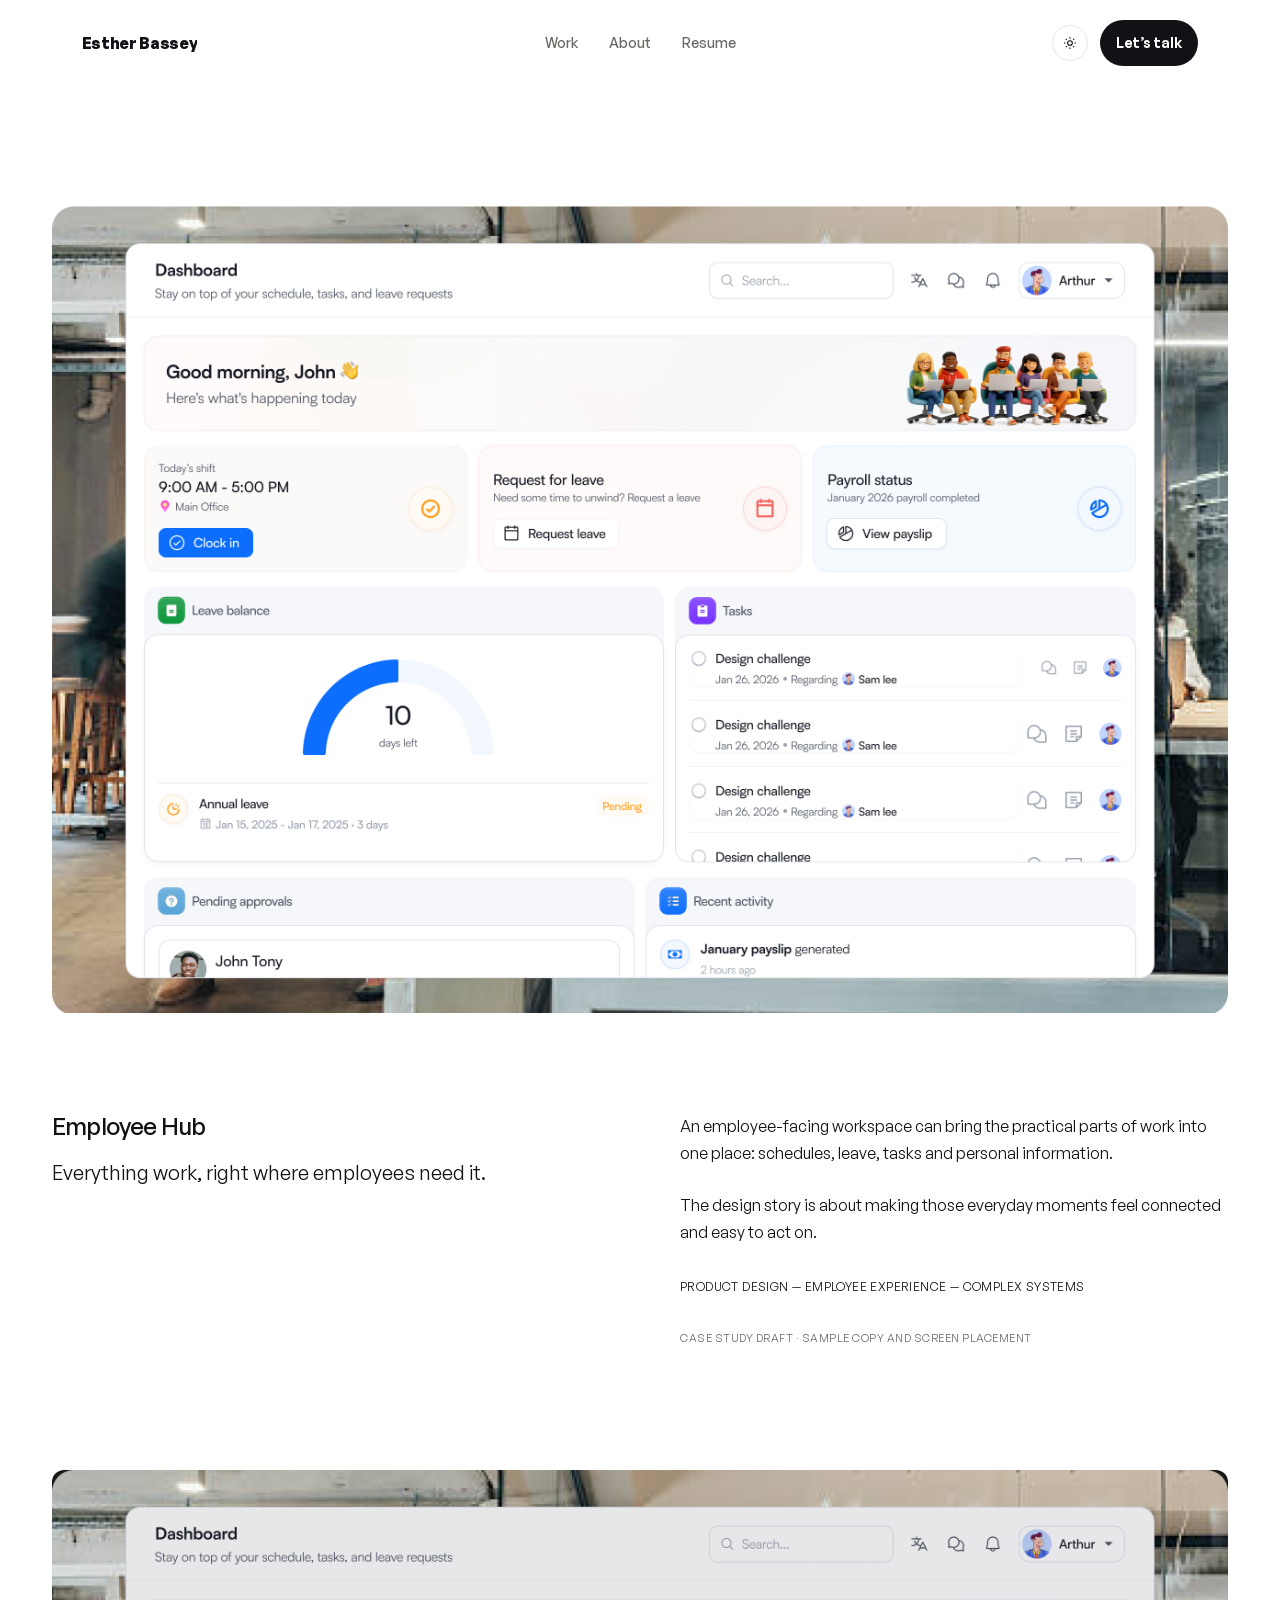
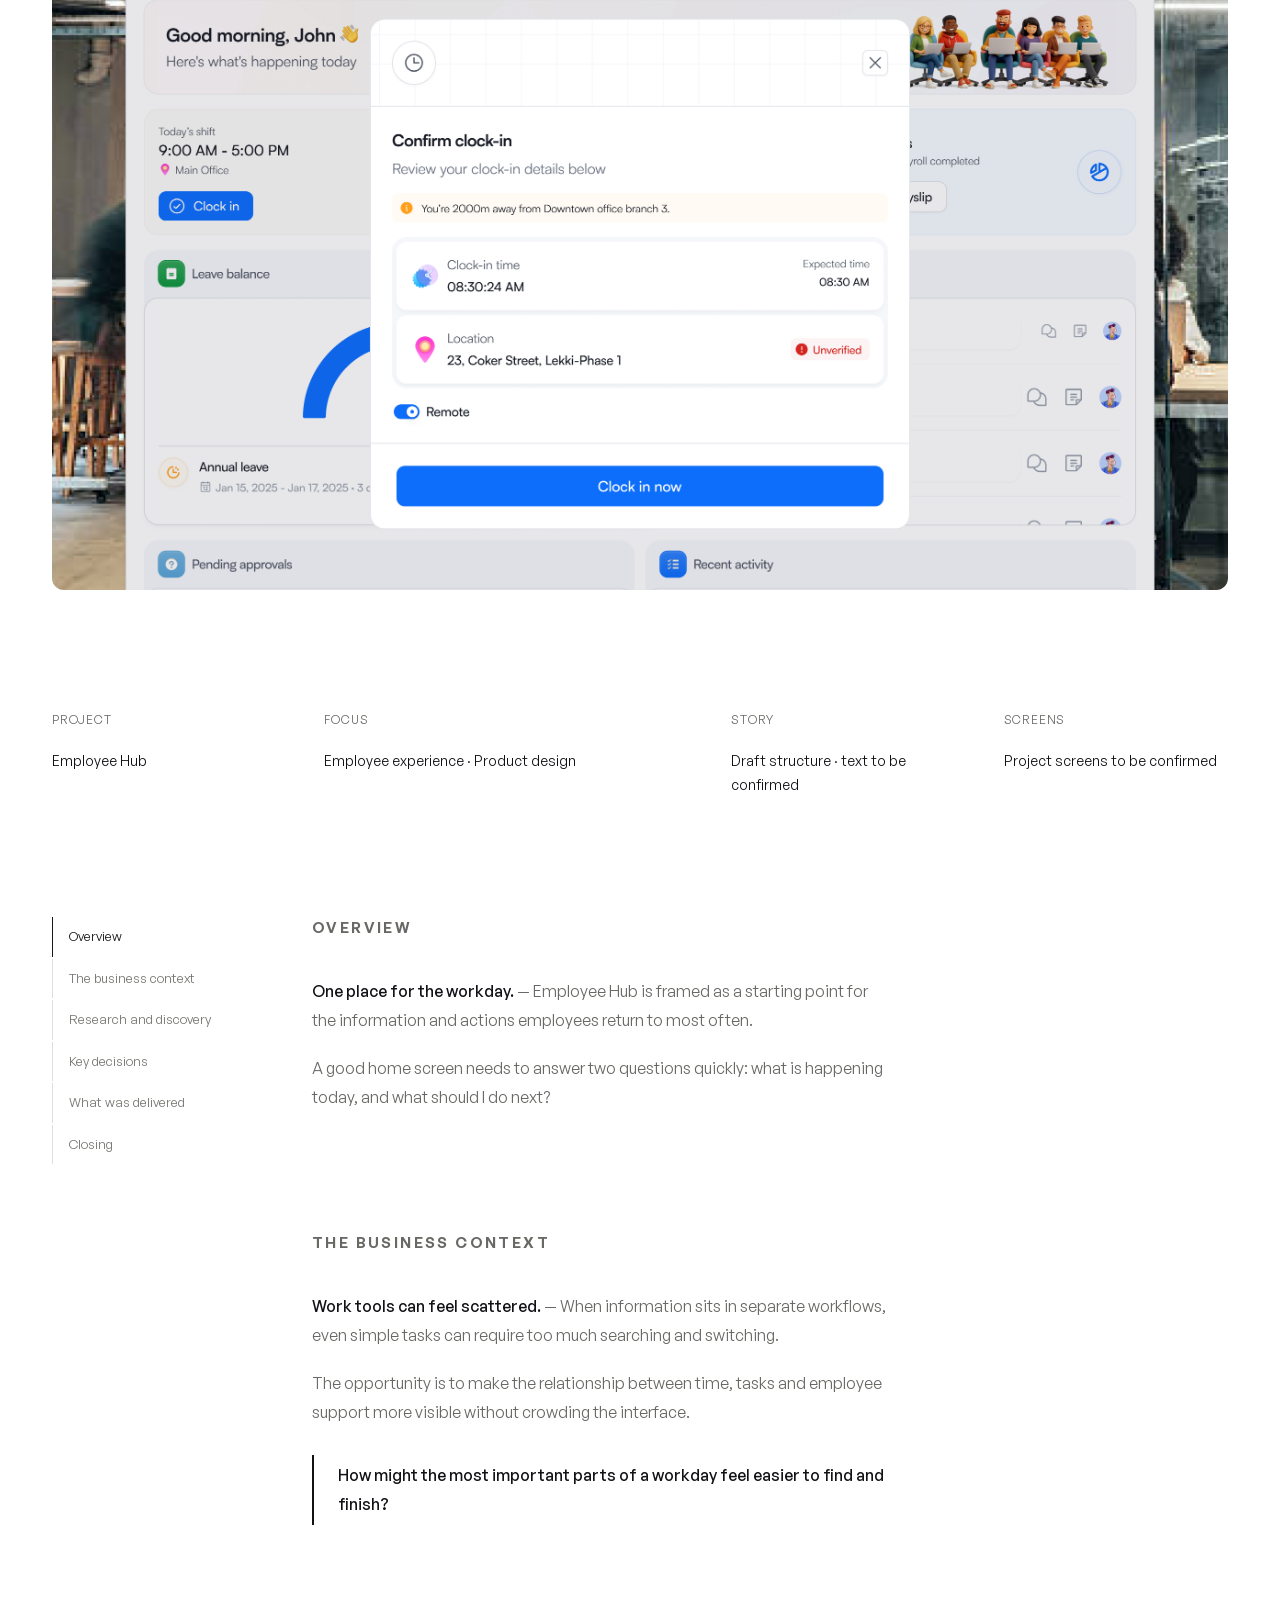
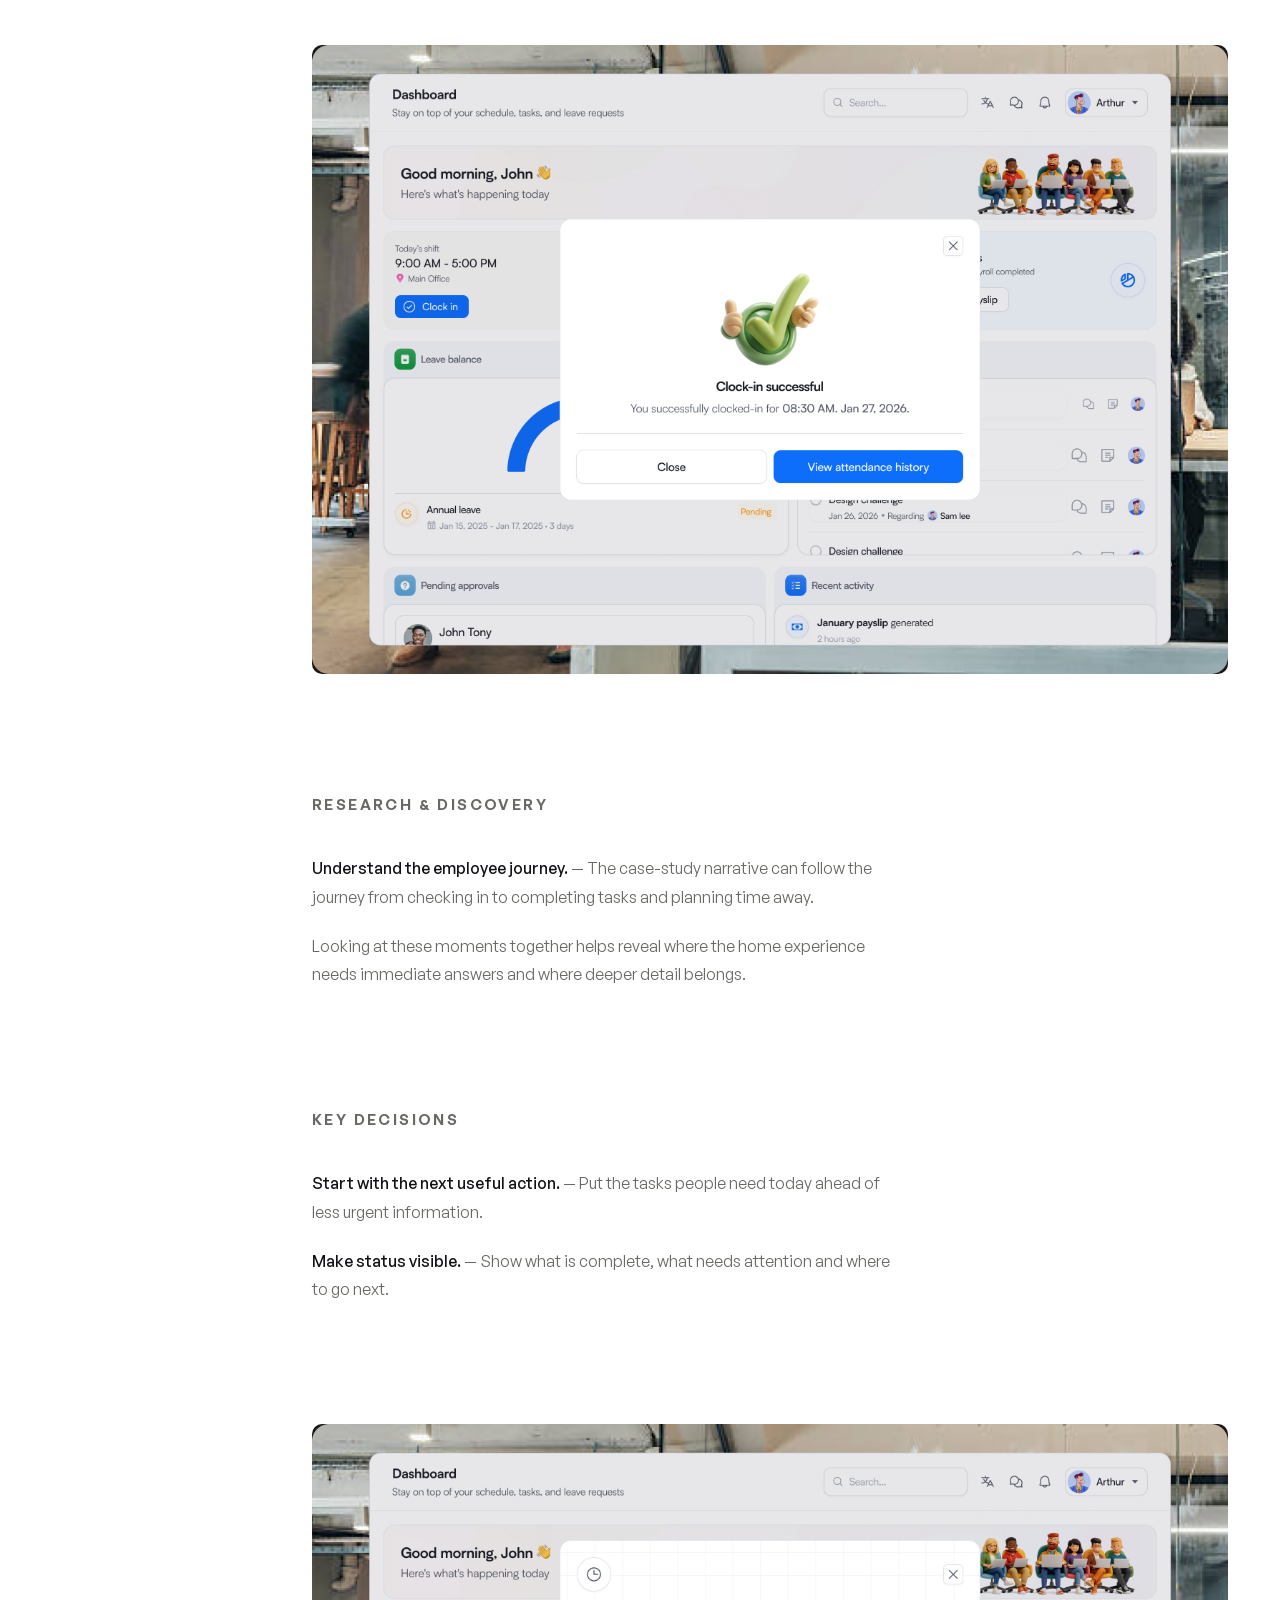
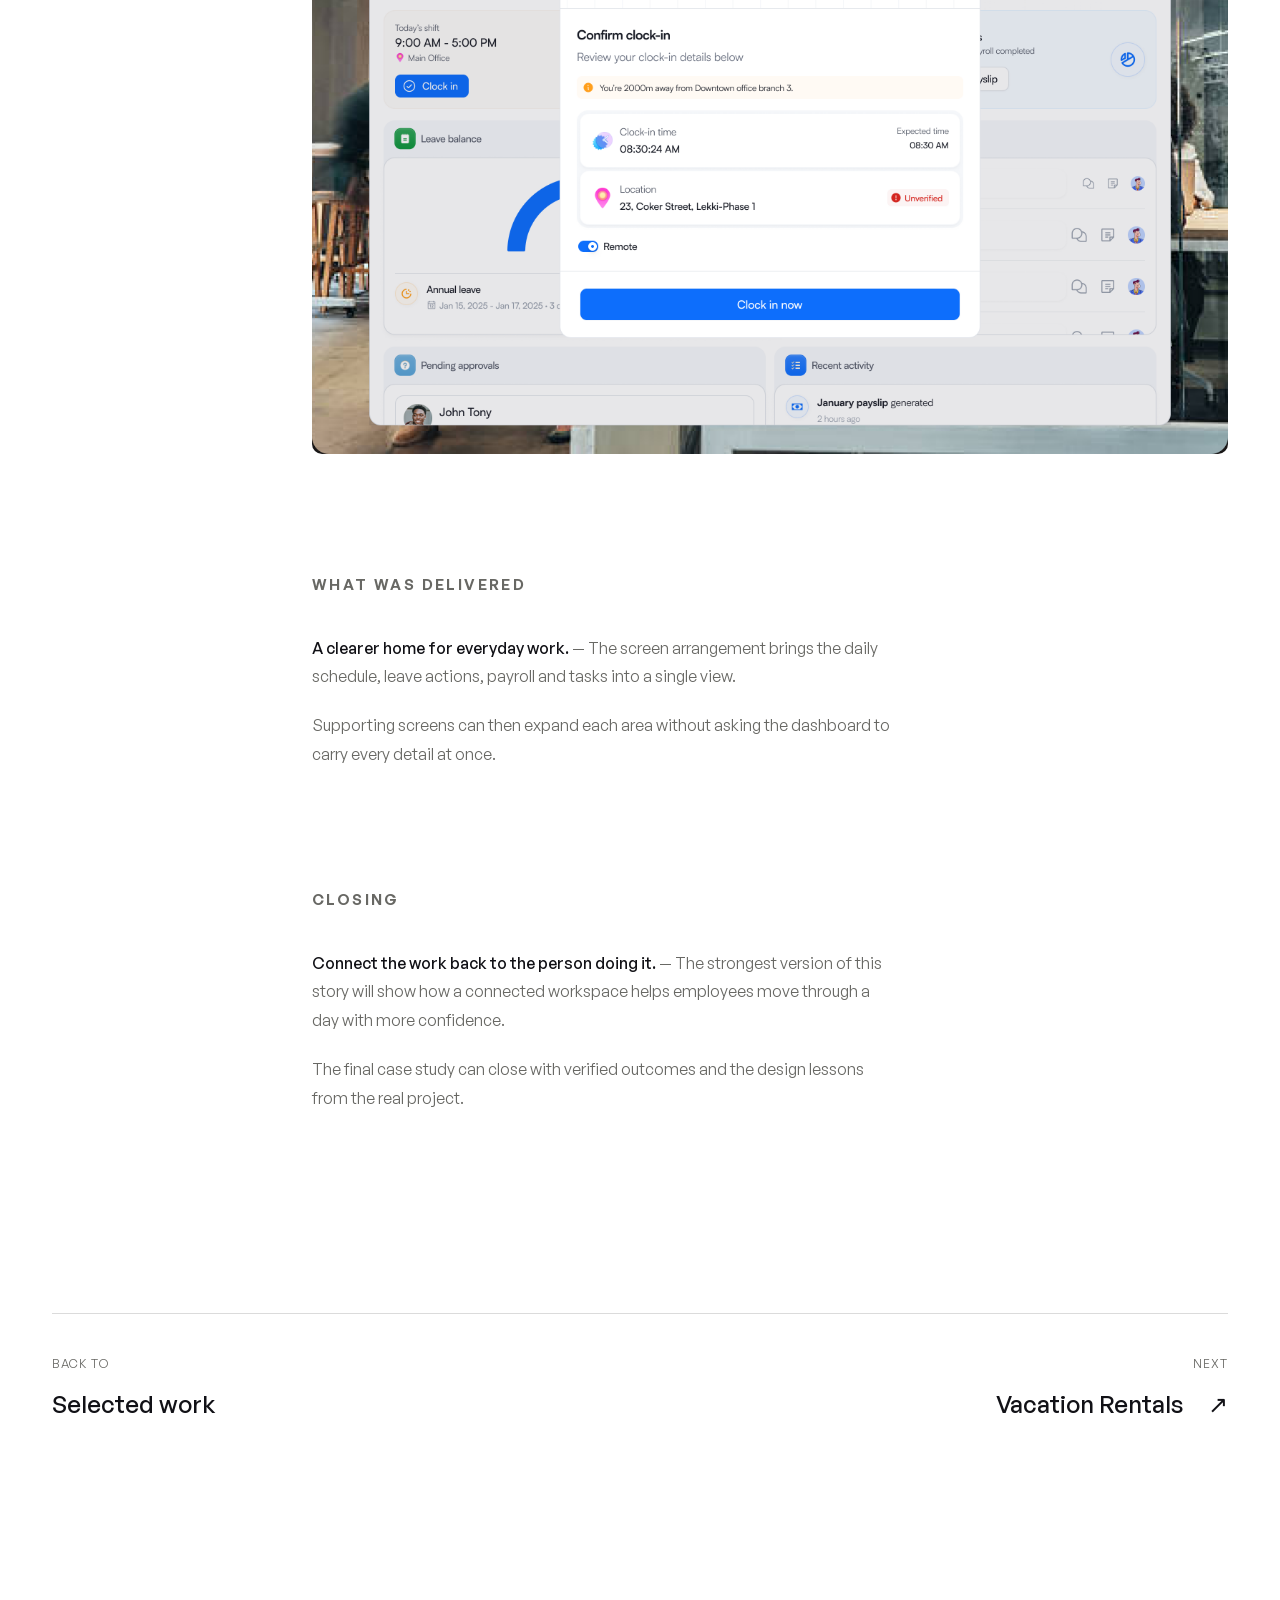
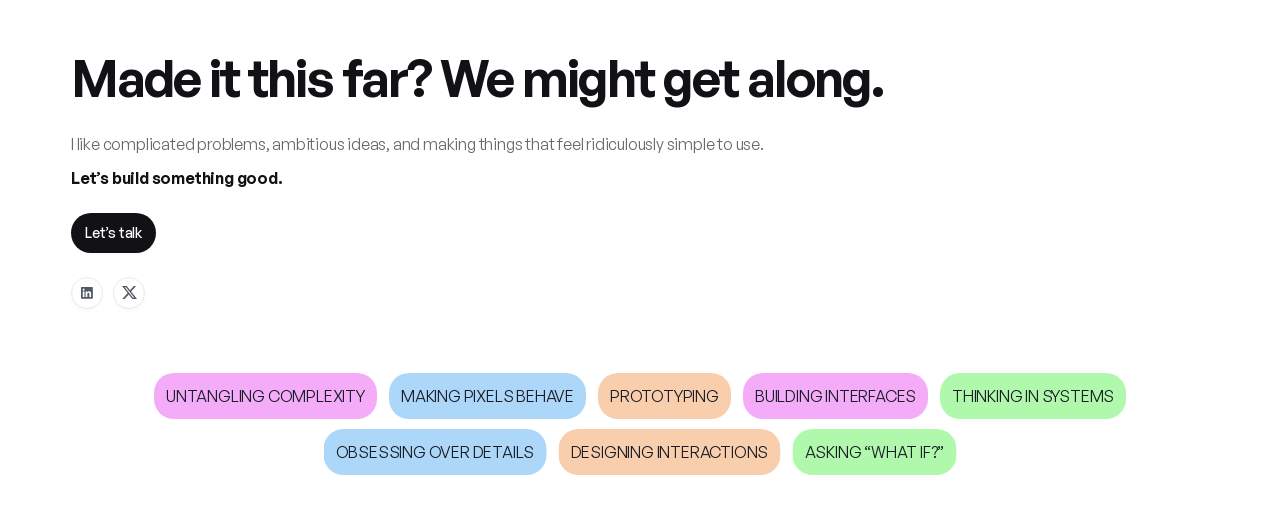
<file: project-case-study.html>
<!doctype html>
<html lang="en">
<head>
  <meta charset="utf-8">
  <meta name="viewport" content="width=device-width, initial-scale=1">
  <meta name="robots" content="noindex">
  <title>Case study draft — Esther Bassey</title>
  <script>try { document.documentElement.dataset.theme = localStorage.getItem('portfolio-theme') || (matchMedia('(prefers-color-scheme: dark)').matches ? 'dark' : 'light'); } catch { document.documentElement.dataset.theme = matchMedia('(prefers-color-scheme: dark)').matches ? 'dark' : 'light'; }</script>
  <link rel="stylesheet" href="./styles.css?v=20261006-7">
  <link rel="stylesheet" href="./case-study.css">
  <script src="./project-case-study.js" defer></script>
  <script src="./case-study.js" defer></script>
  <script src="./case-footer.js?v=20261006-3" defer></script>
</head>
<body>
  <a class="skip" href="#main-content">Skip to main content</a>
  <header class="site-header">
    <div class="header-shell">
      <a class="brand" href="./index.html#top" aria-label="Esther Bassey, home"><span class="brand-full">Esther Bassey</span><span class="brand-short" aria-hidden="true">EB</span></a>
      <nav class="desktop-nav" aria-label="Primary navigation"><a href="./index.html#selected-work">Work</a><a href="./index.html#about">About</a><a href="./assets/Esther_Bassey_Product_Designer_CV.pdf" target="_blank" rel="noopener noreferrer">Resume</a></nav>
      <div class="header-actions"><button class="theme-button" type="button" aria-label="Toggle color theme"><svg viewBox="0 0 24 24" aria-hidden="true"><path d="M12 3v2.2M12 18.8V21M3 12h2.2M18.8 12H21M5.64 5.64 7.2 7.2M16.8 16.8l1.56 1.56M18.36 5.64 16.8 7.2M7.2 16.8l-1.56 1.56"/><circle cx="12" cy="12" r="3.5"/></svg></button><a class="talk-button" href="mailto:estherbassey4502@gmail.com">Let’s talk</a></div>
    </div>
  </header>
  <main id="main-content" class="container">
    <figure class="cover draft-cover" id="case-cover"></figure>
    <section class="introduction">
      <div><h1 id="case-title"></h1><p class="subtitle" id="case-subtitle"></p></div>
      <div class="intro-copy"><p id="case-intro-one"></p><p id="case-intro-two"></p><p class="disciplines" id="case-disciplines"></p><span class="draft-label">CASE STUDY DRAFT · SAMPLE COPY AND SCREEN PLACEMENT</span></div>
    </section>
    <figure class="wide-image draft-wide-image"><img id="case-wide-image" alt="" loading="lazy"></figure>
    <dl class="project-details">
      <div><dt>PROJECT</dt><dd id="case-project"></dd></div>
      <div><dt>FOCUS</dt><dd id="case-focus"></dd></div>
      <div><dt>STORY</dt><dd>Draft structure · text to be confirmed</dd></div>
      <div><dt>SCREENS</dt><dd>Project screens to be confirmed</dd></div>
    </dl>
    <div class="story-layout">
      <aside><nav class="contents" aria-label="Page sections"><a href="#overview" class="active">Overview</a><a href="#the-business-context">The business context</a><a href="#research-and-discovery">Research and discovery</a><a href="#key-decisions">Key decisions</a><a href="#what-was-delivered">What was delivered</a><a href="#closing">Closing</a></nav></aside>
      <div class="story">
        <section id="overview"><h2>Overview</h2><p class="story-lead" id="case-overview-lead"></p><p id="case-overview-detail"></p></section>
        <section id="the-business-context"><h2>The business context</h2><p class="story-lead" id="case-context-lead"></p><p id="case-context-detail"></p><blockquote id="case-context-question"></blockquote></section>
        <figure class="story-image draft-story-image"><img id="case-story-image-one" alt="" loading="lazy"></figure>
        <section id="research-and-discovery"><h2>Research &amp; discovery</h2><p class="story-lead" id="case-research-lead"></p><p id="case-research-detail"></p></section>
        <section id="key-decisions"><h2>Key decisions</h2><p class="story-lead" id="case-decision-one"></p><p class="story-lead" id="case-decision-two"></p></section>
        <figure class="story-image draft-story-image"><img id="case-story-image-two" alt="" loading="lazy"></figure>
        <section id="what-was-delivered"><h2>What was delivered</h2><p class="story-lead" id="case-delivered-lead"></p><p id="case-delivered-detail"></p></section>
        <section id="closing"><h2>Closing</h2><p class="story-lead" id="case-closing-lead"></p><p id="case-closing-detail"></p></section>
      </div>
    </div>
    <nav class="project-pagination" aria-label="More projects"><a href="./index.html#selected-work"><span>BACK TO</span><strong>Selected work</strong></a><a id="case-next-link" href="./vacation-rentals.html"><span>NEXT</span><strong id="case-next-title">Vacation Rentals <i aria-hidden="true">↗</i></strong></a></nav>
  </main>
  <footer class="contact-section" id="contact" aria-labelledby="contact-title">
    <div class="contact-inner">
      <div class="contact-intro"><h2 id="contact-title">Made it this far? We might get along.</h2><div class="contact-details"><div class="contact-copy"><p>I like complicated problems, ambitious ideas, and making things that feel ridiculously simple to use.</p><p>Let’s build something good.</p></div><a class="contact-email" href="mailto:estherbassey4502@gmail.com">Let’s talk</a><div class="contact-socials" aria-label="Social platforms"><a class="contact-social contact-linkedin" href="https://www.linkedin.com/in/esther-bassey-530497216/" target="_blank" rel="noopener noreferrer" aria-label="Esther Bassey on LinkedIn"><img src="./assets/social-linkedin.svg" width="40" height="40" alt=""></a><a class="contact-social contact-x" href="https://x.com/estybayy" target="_blank" rel="noopener noreferrer" aria-label="Esther Bassey on X"><img src="./assets/social-x.svg" width="15" height="13" alt=""></a></div></div></div>
      <ul class="contact-tags" aria-label="Things I do"><li>UNTANGLING COMPLEXITY</li><li>MAKING PIXELS BEHAVE</li><li>PROTOTYPING</li><li>BUILDING INTERFACES</li><li>THINKING IN SYSTEMS</li><li>OBSESSING OVER DETAILS</li><li>DESIGNING INTERACTIONS</li><li>ASKING “WHAT IF?”</li></ul>
    </div>
  </footer>
</body>
</html>
</file>
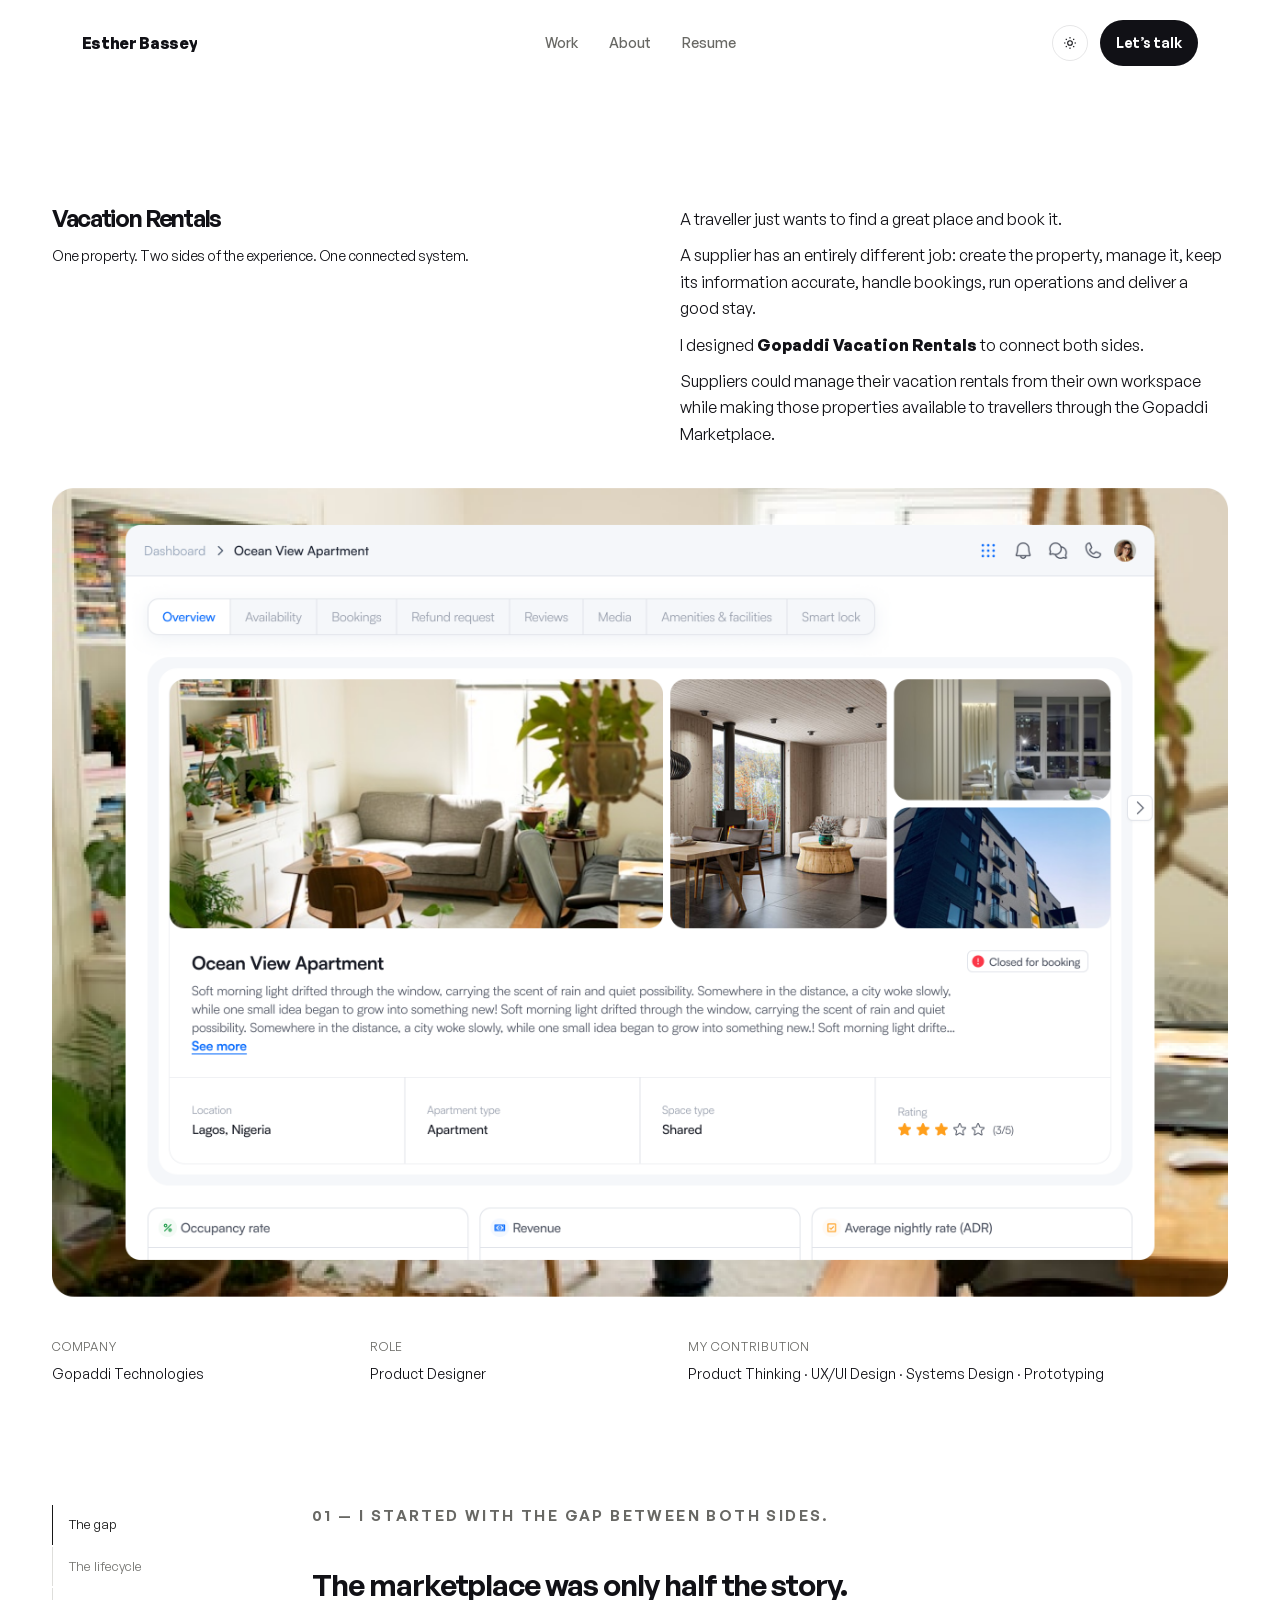
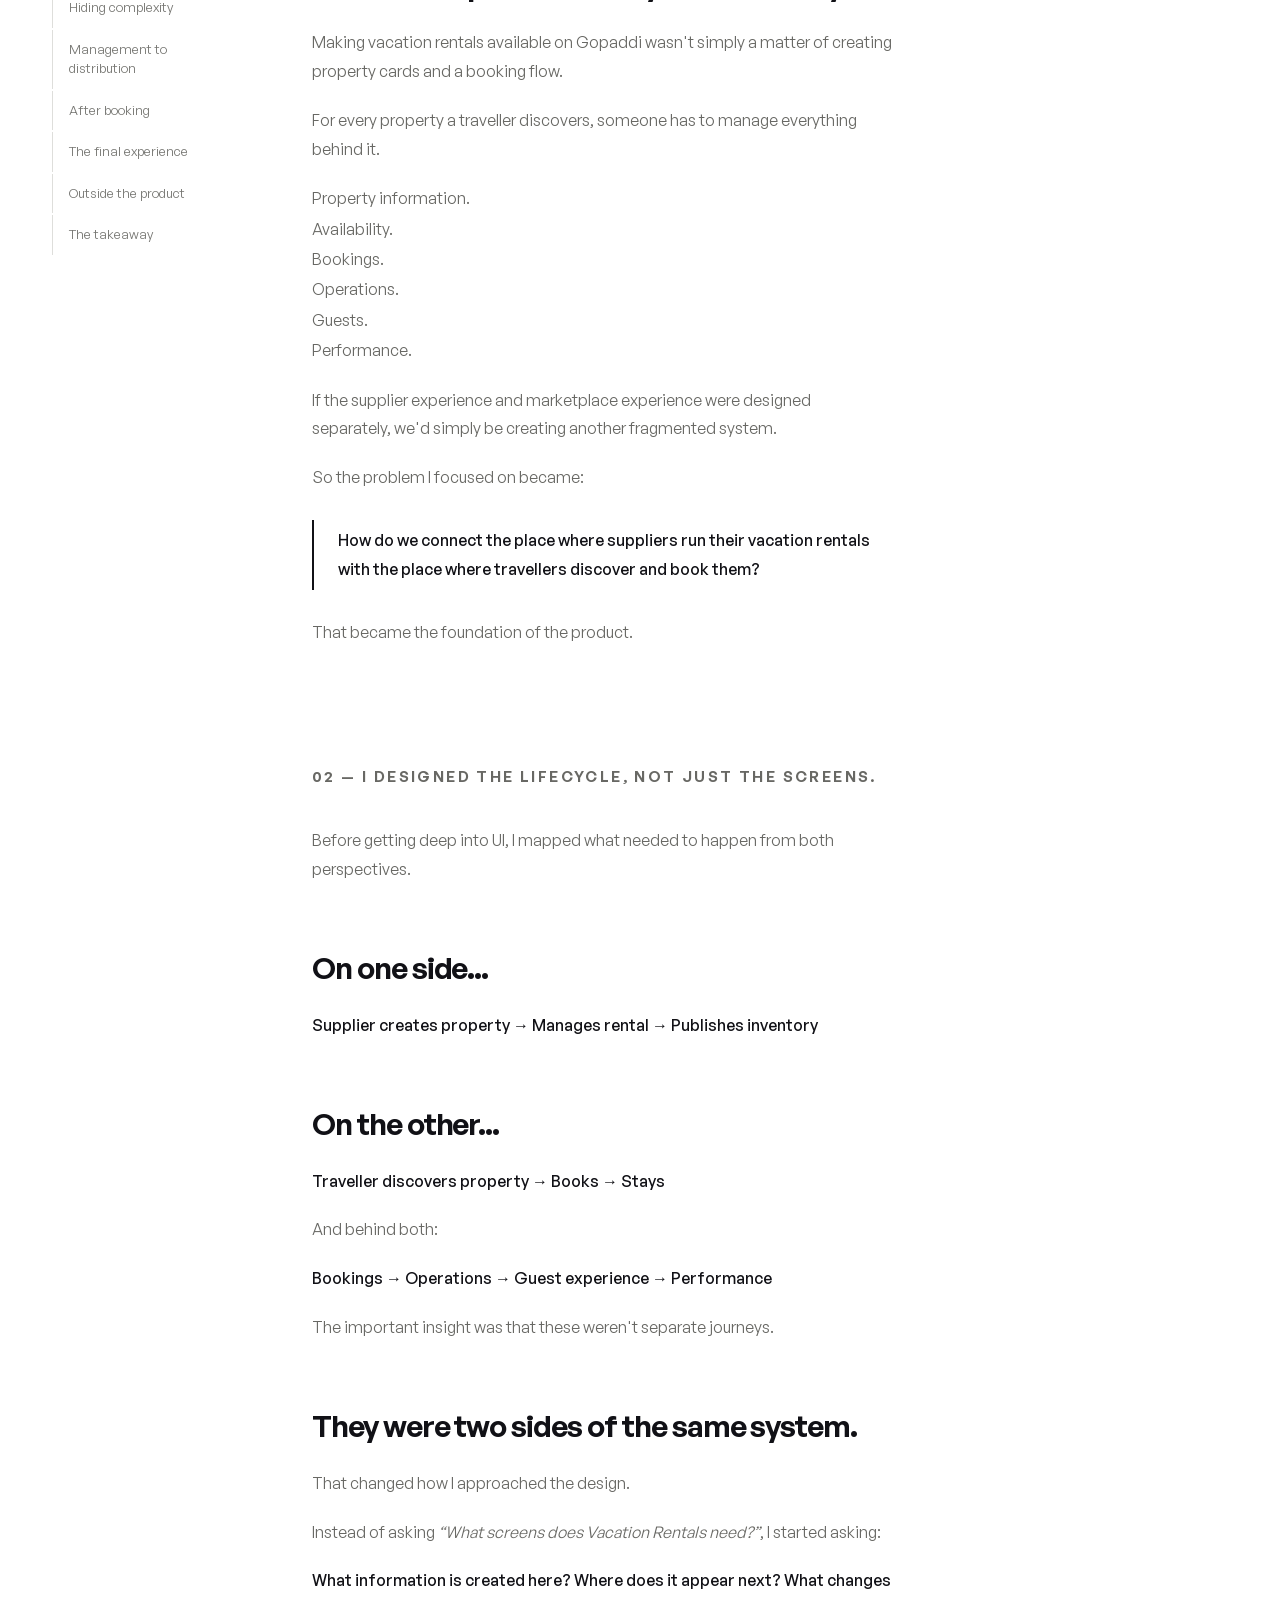
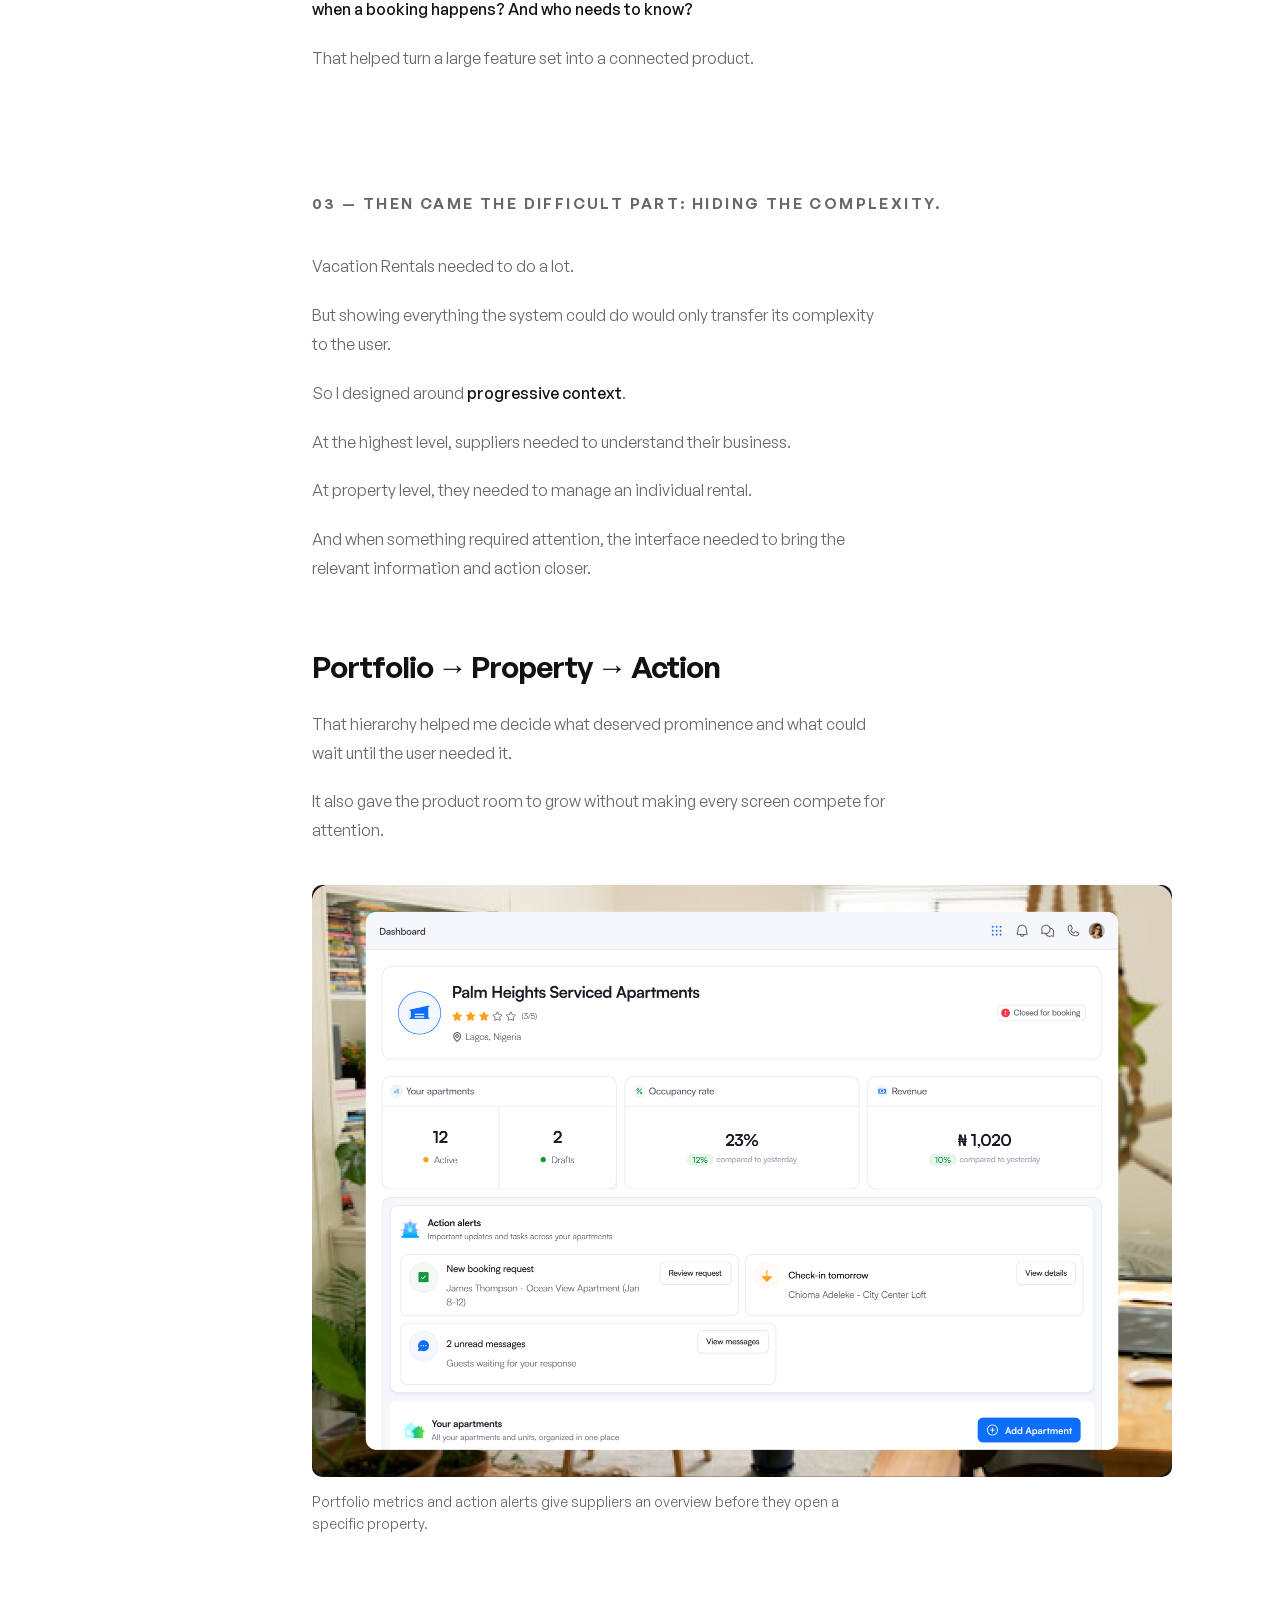
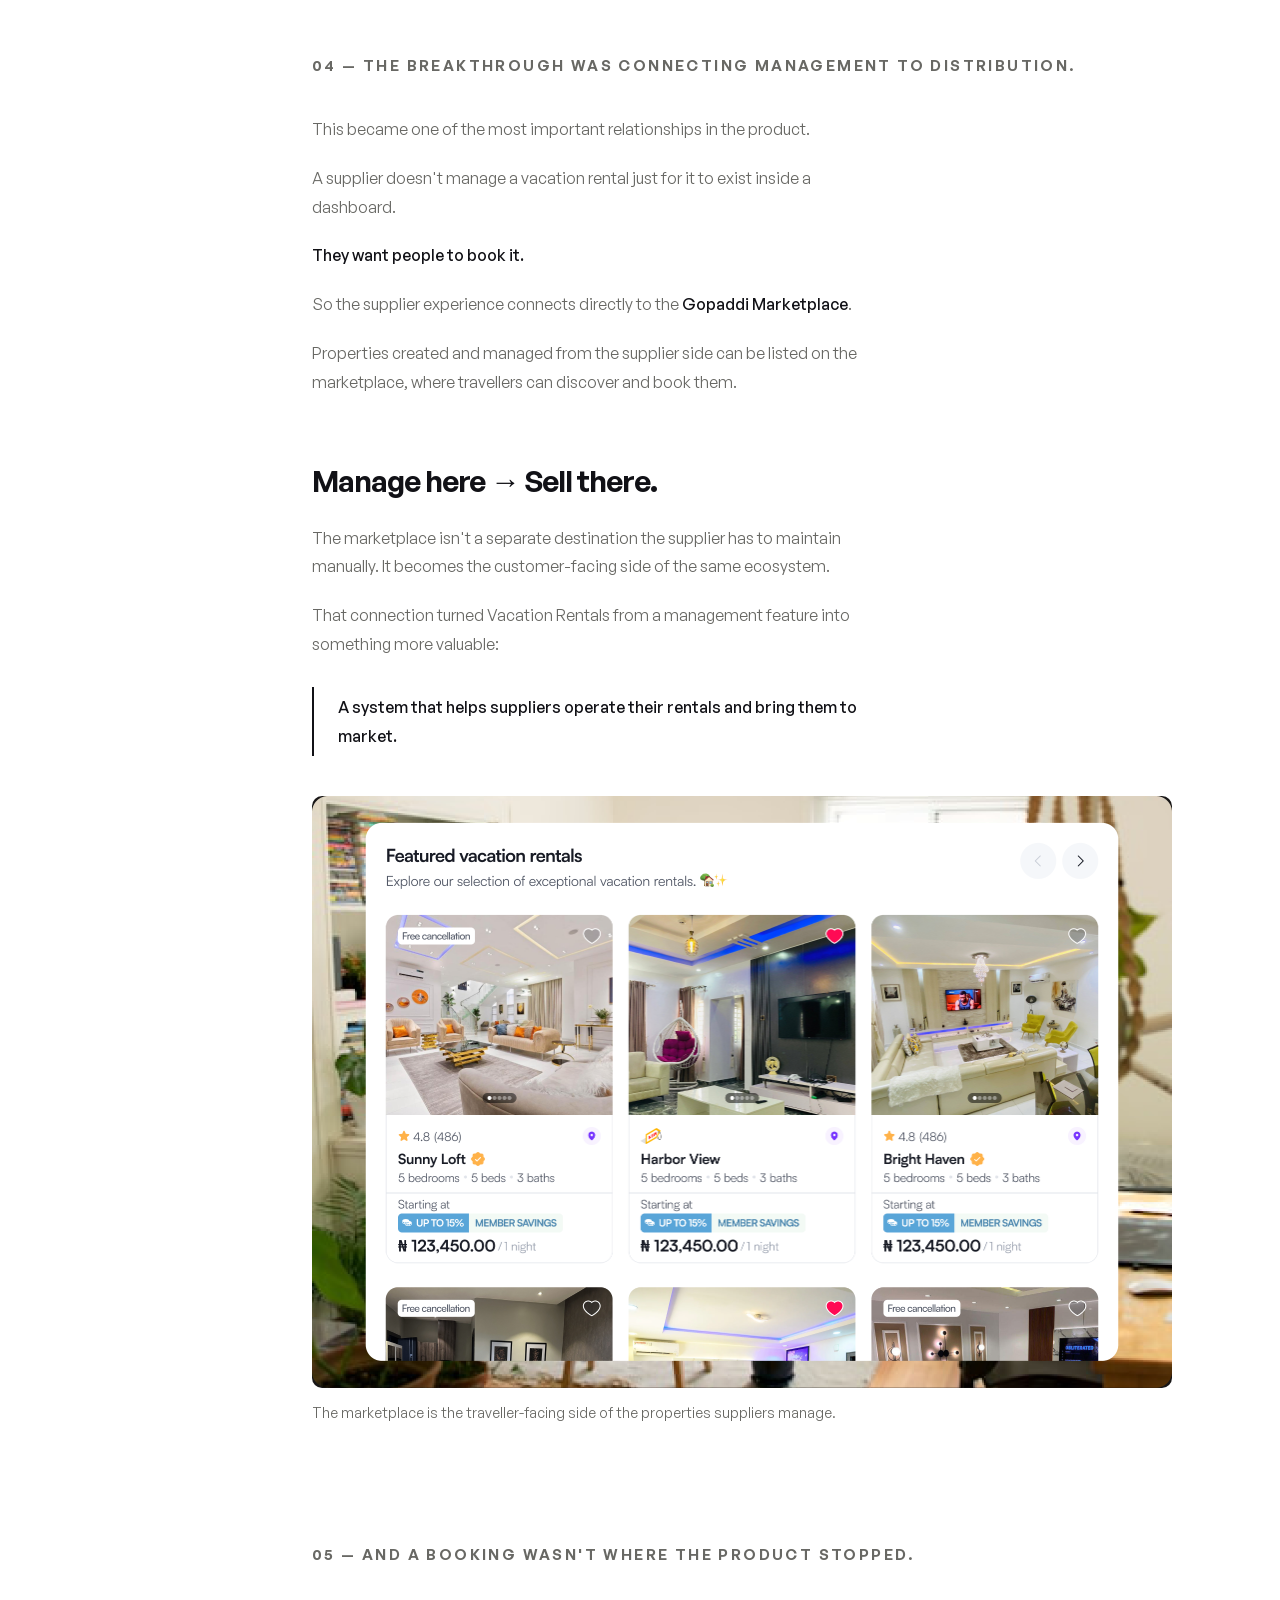
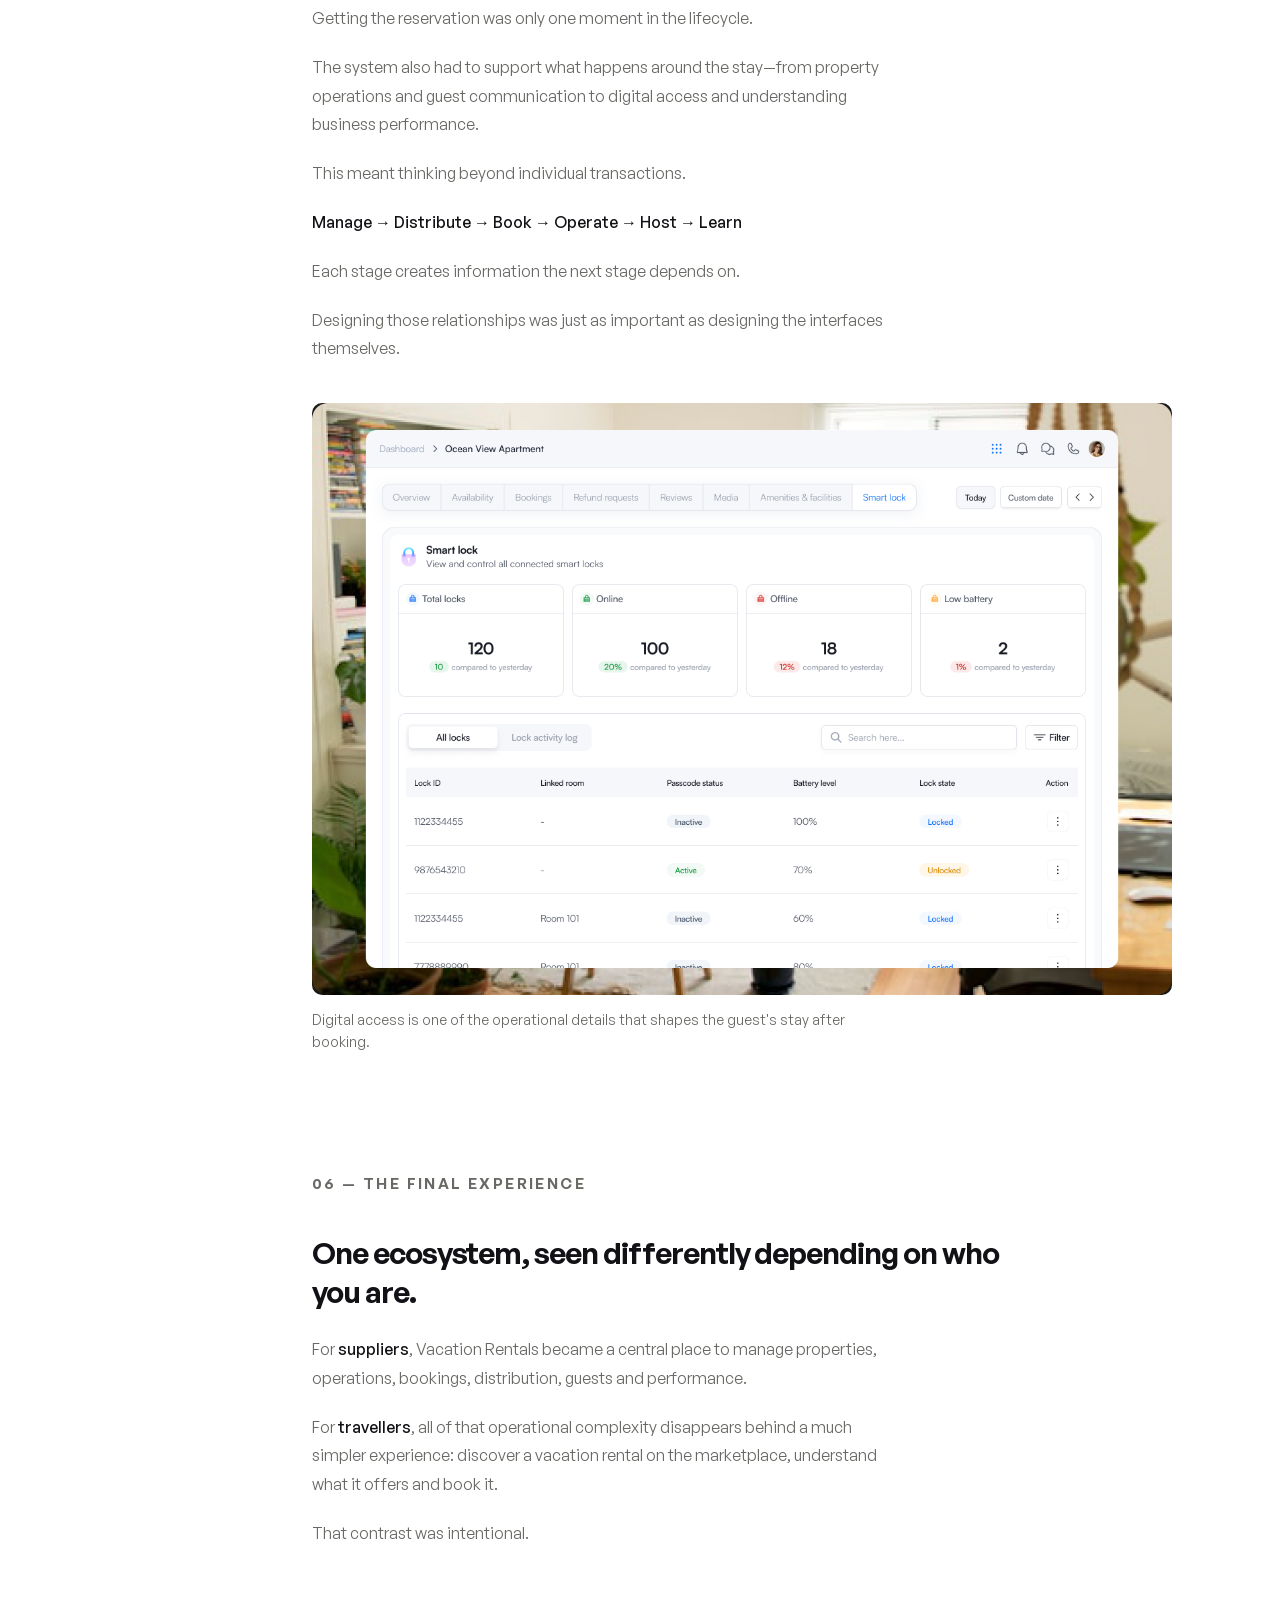
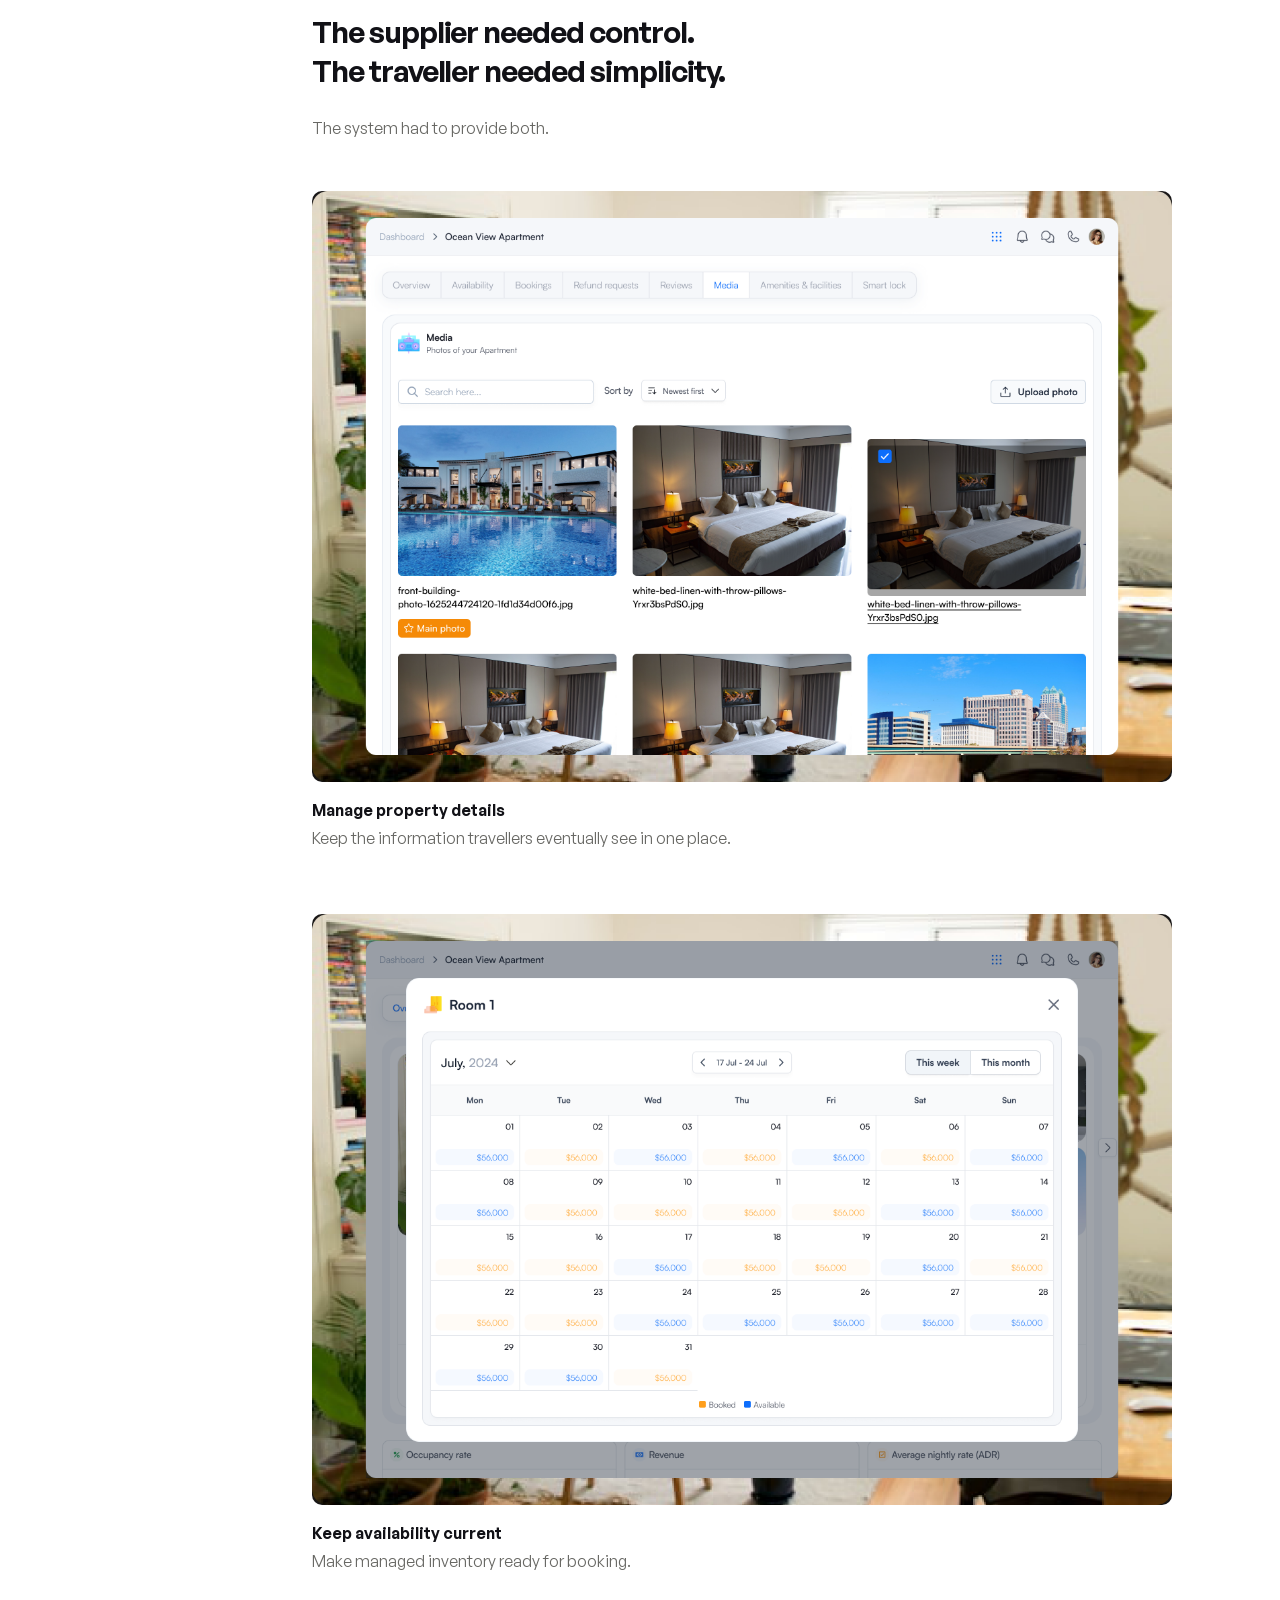
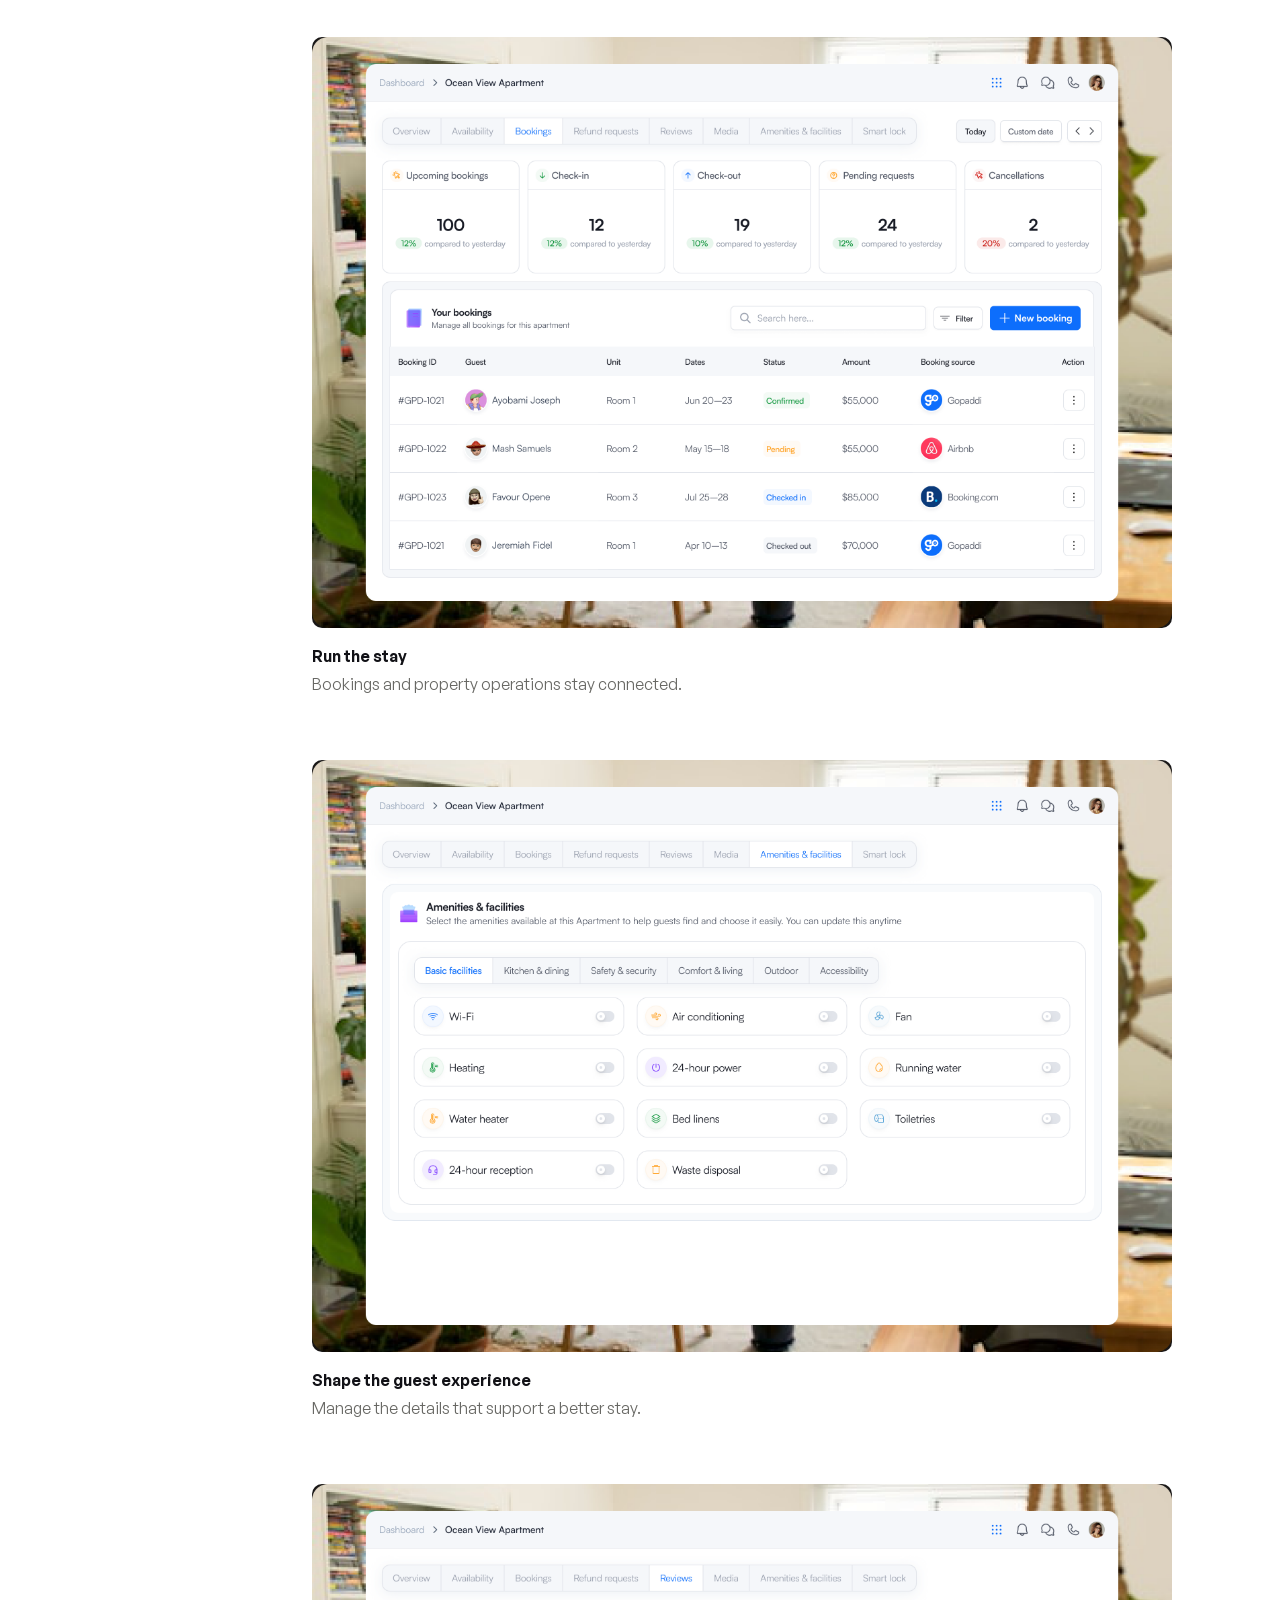
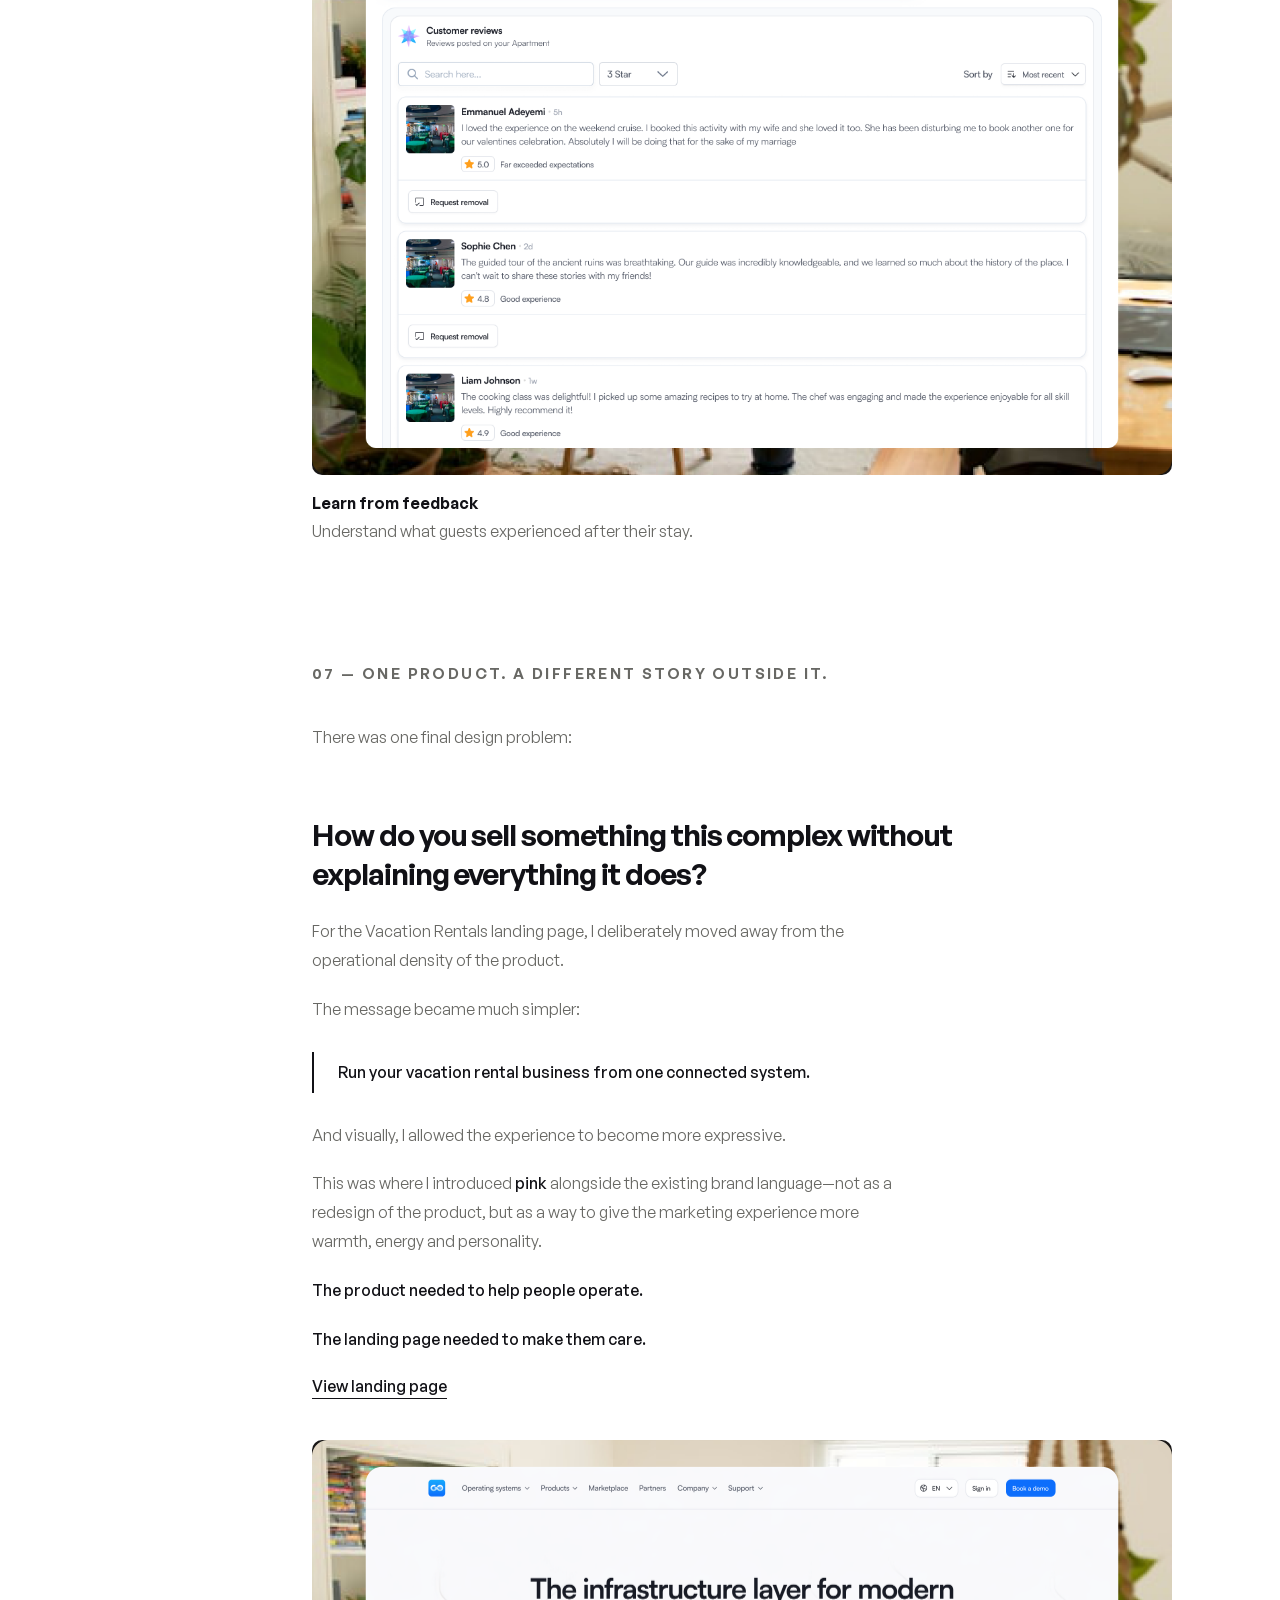
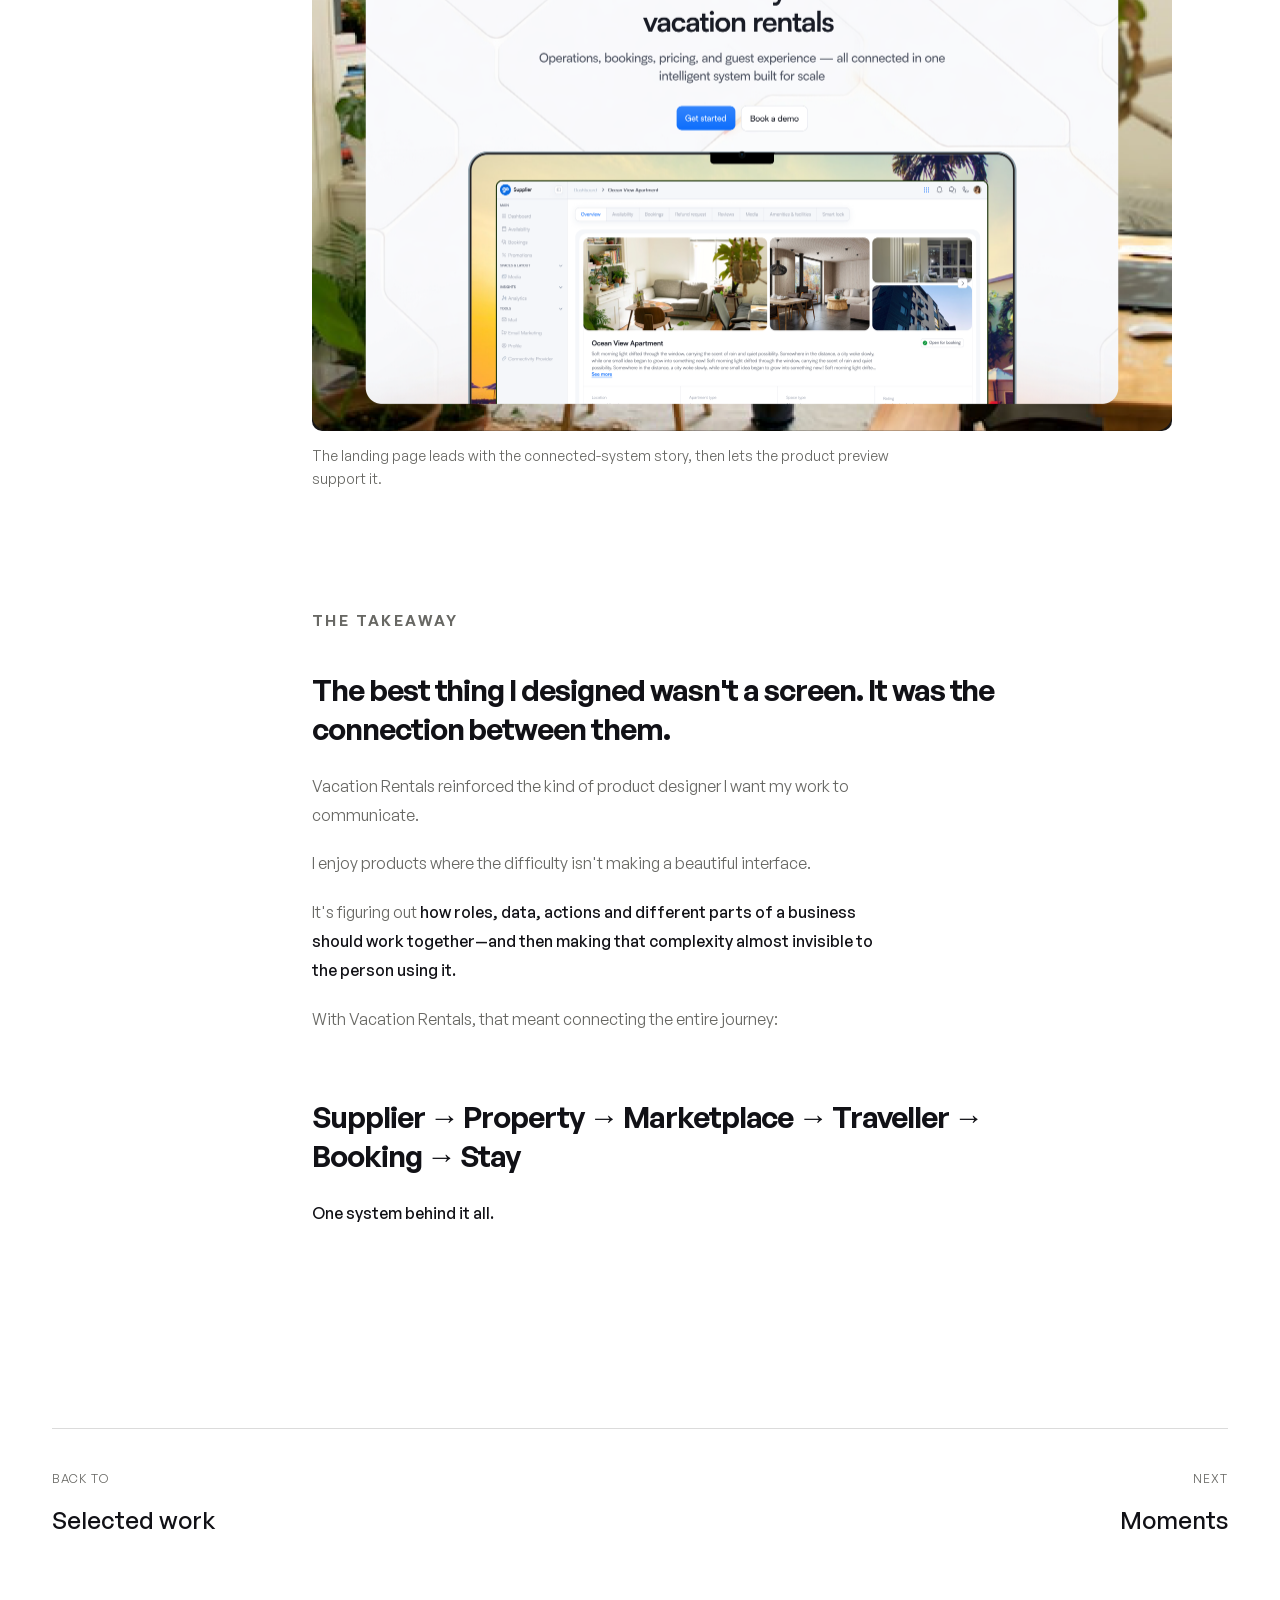
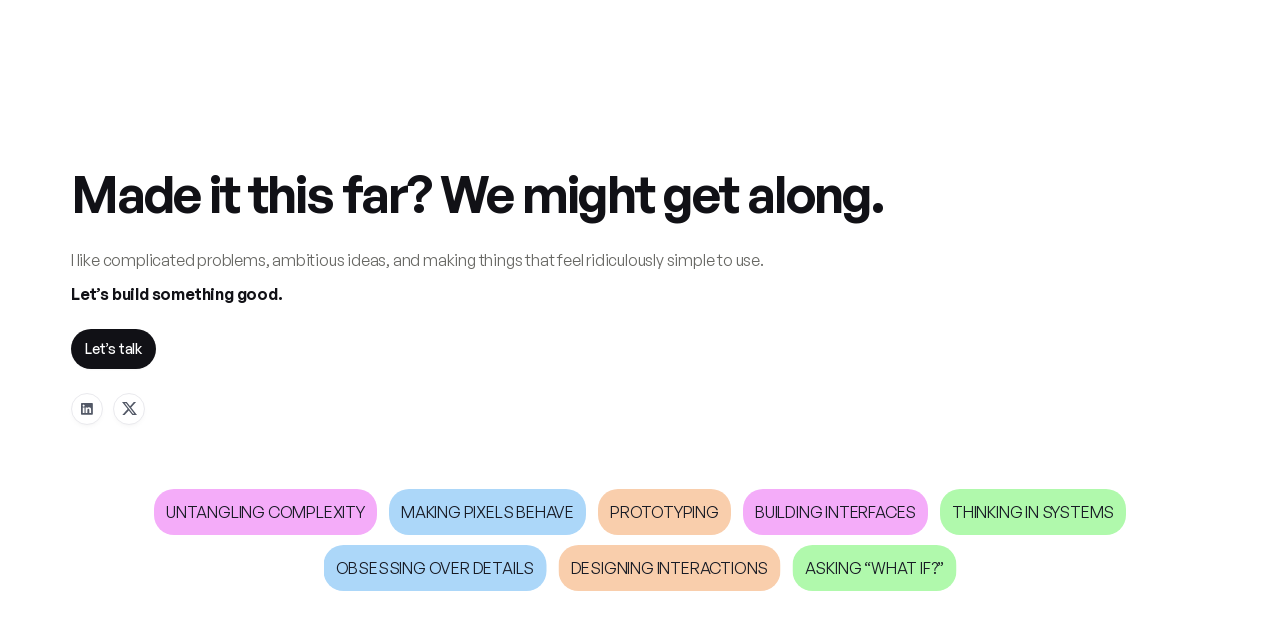
<file: vacation-rentals.html>
<!doctype html>
<html lang="en">
<head>
  <meta charset="utf-8">
  <meta name="viewport" content="width=device-width, initial-scale=1">
  <meta name="robots" content="noindex">
  <title>Vacation Rentals — Esther Bassey</title>
  <script>try { document.documentElement.dataset.theme = localStorage.getItem('portfolio-theme') || (matchMedia('(prefers-color-scheme: dark)').matches ? 'dark' : 'light'); } catch { document.documentElement.dataset.theme = matchMedia('(prefers-color-scheme: dark)').matches ? 'dark' : 'light'; }</script>
  <meta name="description" content="Vacation Rentals — designing a connected operating system for vacation rental businesses. A product design case study by Esther Bassey.">
  <link rel="stylesheet" href="./styles.css?v=20261006-7">
  <link rel="stylesheet" href="./case-study.css?v=20261006-8">
  <script src="./case-study.js" defer></script>
  <script src="./case-footer.js?v=20261006-3" defer></script>
</head>
<body>
  <a class="skip" href="#main-content">Skip to main content</a>
  <header class="site-header">
    <div class="header-shell">
      <a class="brand" href="./index.html#top" aria-label="Esther Bassey, home"><span class="brand-full">Esther Bassey</span><span class="brand-short" aria-hidden="true">EB</span></a>
      <nav class="desktop-nav" aria-label="Primary navigation"><a href="./index.html#selected-work">Work</a><a href="./index.html#about">About</a><a href="./assets/Esther_Bassey_Product_Designer_CV.pdf" target="_blank" rel="noopener noreferrer">Resume</a></nav>
      <div class="header-actions"><button class="theme-button" type="button" aria-label="Toggle color theme"><svg viewBox="0 0 24 24" aria-hidden="true"><path d="M12 3v2.2M12 18.8V21M3 12h2.2M18.8 12H21M5.64 5.64 7.2 7.2M16.8 16.8l1.56 1.56M18.36 5.64 16.8 7.2M7.2 16.8l-1.56 1.56"/><circle cx="12" cy="12" r="3.5"/></svg></button><a class="talk-button" href="mailto:estherbassey4502@gmail.com">Let’s talk</a></div>
    </div>
  </header>
  <main id="main-content" class="container">
    <section class="introduction vacation-introduction">
      <div><h1>Vacation Rentals</h1><p class="subtitle">One property. Two sides of the experience. One connected system.</p></div>
      <div class="intro-copy">
        <p>A traveller just wants to find a great place and book it.</p>
        <p>A supplier has an entirely different job: create the property, manage it, keep its information accurate, handle bookings, run operations and deliver a good stay.</p>
        <p>I designed <strong>Gopaddi Vacation Rentals</strong> to connect both sides.</p>
        <p>Suppliers could manage their vacation rentals from their own workspace while making those properties available to travellers through the Gopaddi Marketplace.</p>
      </div>
    </section>
    <figure class="cover vacation-cover" aria-label="Vacation Rentals apartment dashboard interface">
      <svg class="vacation-cover-base" viewBox="320 5019 5120 3525" role="img" aria-label="Vacation Rentals apartment dashboard interface" xmlns="http://www.w3.org/2000/svg"><image href="./assets/selected-work-4x.png" width="5760" height="13488" /></svg>
      <div class="vacation-demo" aria-hidden="true">
        <img class="vacation-demo-state vacation-state-availability" src="./assets/vacation-state-availability-2x.png?v=20260924-3" alt="" />
        <img class="vacation-demo-state vacation-state-bookings" src="./assets/vacation-state-bookings-2x.png?v=20260924-3" alt="" />
        <img class="vacation-demo-state vacation-state-reviews" src="./assets/vacation-state-reviews-2x.png?v=20260924-3" alt="" />
        <img class="vacation-demo-state vacation-state-media" src="./assets/vacation-state-media-2x.png?v=20260924-3" alt="" />
        <img class="vacation-demo-state vacation-state-amenities" src="./assets/vacation-state-amenities-2x.png?v=20260924-3" alt="" />
        <img class="vacation-demo-state vacation-state-smart-lock" src="./assets/vacation-state-smart-lock-2x.png?v=20260924-3" alt="" />
        <span class="vacation-demo-pointer"></span>
      </div>
    </figure>
    <dl class="project-details vacation-details">
      <div><dt>COMPANY</dt><dd>Gopaddi Technologies</dd></div>
      <div><dt>ROLE</dt><dd>Product Designer</dd></div>
      <div><dt>MY CONTRIBUTION</dt><dd>Product Thinking · UX/UI Design · Systems Design · Prototyping</dd></div>
    </dl>
    <div class="story-layout">
      <aside><nav class="contents" aria-label="Page sections"><a href="#the-gap" class="active">The gap</a><a href="#lifecycle">The lifecycle</a><a href="#hiding-complexity">Hiding complexity</a><a href="#management-to-distribution">Management to distribution</a><a href="#after-booking">After booking</a><a href="#final-experience">The final experience</a><a href="#outside-the-product">Outside the product</a><a href="#takeaway">The takeaway</a></nav></aside>
      <div class="story vacation-story">
        <section id="the-gap">
          <h2>01 — I started with the gap between both sides.</h2>
          <h3>The marketplace was only half the story.</h3>
          <p>Making vacation rentals available on Gopaddi wasn't simply a matter of creating property cards and a booking flow.</p>
          <p>For every property a traveller discovers, someone has to manage everything behind it.</p>
          <p class="story-stack">Property information.<br>Availability.<br>Bookings.<br>Operations.<br>Guests.<br>Performance.</p>
          <p>If the supplier experience and marketplace experience were designed separately, we'd simply be creating another fragmented system.</p>
          <p>So the problem I focused on became:</p>
          <blockquote>How do we connect the place where suppliers run their vacation rentals with the place where travellers discover and book them?</blockquote>
          <p>That became the foundation of the product.</p>
        </section>
        <section id="lifecycle">
          <h2>02 — I designed the lifecycle, not just the screens.</h2>
          <p>Before getting deep into UI, I mapped what needed to happen from both perspectives.</p>
          <h3>On one side...</h3>
          <p class="story-flow">Supplier creates property → Manages rental → Publishes inventory</p>
          <h3>On the other...</h3>
          <p class="story-flow">Traveller discovers property → Books → Stays</p>
          <p>And behind both:</p>
          <p class="story-flow">Bookings → Operations → Guest experience → Performance</p>
          <p>The important insight was that these weren't separate journeys.</p>
          <h3>They were two sides of the same system.</h3>
          <p>That changed how I approached the design.</p>
          <p>Instead of asking <em>“What screens does Vacation Rentals need?”</em>, I started asking:</p>
          <p><strong>What information is created here? Where does it appear next? What changes when a booking happens? And who needs to know?</strong></p>
          <p>That helped turn a large feature set into a connected product.</p>
        </section>
        <section id="hiding-complexity">
          <h2>03 — Then came the difficult part: hiding the complexity.</h2>
          <p>Vacation Rentals needed to do a lot.</p>
          <p>But showing everything the system could do would only transfer its complexity to the user.</p>
          <p>So I designed around <strong>progressive context</strong>.</p>
          <p>At the highest level, suppliers needed to understand their business.</p>
          <p>At property level, they needed to manage an individual rental.</p>
          <p>And when something required attention, the interface needed to bring the relevant information and action closer.</p>
          <h3>Portfolio → Property → Action</h3>
          <p>That hierarchy helped me decide what deserved prominence and what could wait until the user needed it.</p>
          <p>It also gave the product room to grow without making every screen compete for attention.</p>
          <figure class="story-screen"><img src="./assets/vacation-figma-hiding-complexity-2x.png" width="1720" height="1183" alt="Supplier dashboard showing portfolio metrics and action alerts" loading="lazy"><figcaption>Portfolio metrics and action alerts give suppliers an overview before they open a specific property.</figcaption></figure>
        </section>
        <section id="management-to-distribution">
          <h2>04 — The breakthrough was connecting management to distribution.</h2>
          <p>This became one of the most important relationships in the product.</p>
          <p>A supplier doesn't manage a vacation rental just for it to exist inside a dashboard.</p>
          <p><strong>They want people to book it.</strong></p>
          <p>So the supplier experience connects directly to the <strong>Gopaddi Marketplace</strong>.</p>
          <p>Properties created and managed from the supplier side can be listed on the marketplace, where travellers can discover and book them.</p>
          <h3>Manage here → Sell there.</h3>
          <p>The marketplace isn't a separate destination the supplier has to maintain manually. It becomes the customer-facing side of the same ecosystem.</p>
          <p>That connection turned Vacation Rentals from a management feature into something more valuable:</p>
          <blockquote>A system that helps suppliers operate their rentals and bring them to market.</blockquote>
          <figure class="story-screen"><div class="story-screen-media"><img src="./assets/vacation-figma-management-distribution-2x.png" width="1720" height="1183" alt="Featured vacation rental listings on the Gopaddi Marketplace, including Sunny Loft, Harbor View, and Bright Haven" loading="lazy"><img class="marketplace-card-overlay" src="./assets/vacation-figma-marketplace-cards-2x.png" width="1425" height="696" alt="" aria-hidden="true" loading="lazy"></div><figcaption>The marketplace is the traveller-facing side of the properties suppliers manage.</figcaption></figure>
        </section>
        <section id="after-booking">
          <h2>05 — And a booking wasn't where the product stopped.</h2>
          <p>Getting the reservation was only one moment in the lifecycle.</p>
          <p>The system also had to support what happens around the stay—from property operations and guest communication to digital access and understanding business performance.</p>
          <p>This meant thinking beyond individual transactions.</p>
          <p class="story-flow">Manage → Distribute → Book → Operate → Host → Learn</p>
          <p>Each stage creates information the next stage depends on.</p>
          <p>Designing those relationships was just as important as designing the interfaces themselves.</p>
          <figure class="story-screen"><img src="./assets/vacation-state-smart-lock-2x.png" width="2560" height="1760" alt="Smart lock controls for a vacation rental property" loading="lazy"><figcaption>Digital access is one of the operational details that shapes the guest's stay after booking.</figcaption></figure>
        </section>
        <section id="final-experience">
          <h2>06 — The final experience</h2>
          <h3>One ecosystem, seen differently depending on who you are.</h3>
          <p>For <strong>suppliers</strong>, Vacation Rentals became a central place to manage properties, operations, bookings, distribution, guests and performance.</p>
          <p>For <strong>travellers</strong>, all of that operational complexity disappears behind a much simpler experience: discover a vacation rental on the marketplace, understand what it offers and book it.</p>
          <p>That contrast was intentional.</p>
          <h3>The supplier needed control.<br>The traveller needed simplicity.</h3>
          <p>The system had to provide both.</p>
          <div class="vacation-screen-gallery" aria-label="Vacation Rentals product screens">
            <figure><img src="./assets/vacation-state-media-2x.png" width="2560" height="1760" alt="Property media management interface" loading="lazy"><figcaption><strong>Manage property details</strong><span>Keep the information travellers eventually see in one place.</span></figcaption></figure>
            <figure><img src="./assets/vacation-state-availability-2x.png" width="2560" height="1760" alt="Property availability interface" loading="lazy"><figcaption><strong>Keep availability current</strong><span>Make managed inventory ready for booking.</span></figcaption></figure>
            <figure><img src="./assets/vacation-state-bookings-2x.png" width="2560" height="1760" alt="Bookings management interface" loading="lazy"><figcaption><strong>Run the stay</strong><span>Bookings and property operations stay connected.</span></figcaption></figure>
            <figure><img src="./assets/vacation-state-amenities-2x.png" width="2560" height="1760" alt="Property amenities interface" loading="lazy"><figcaption><strong>Shape the guest experience</strong><span>Manage the details that support a better stay.</span></figcaption></figure>
            <figure><img src="./assets/vacation-state-reviews-2x.png" width="2560" height="1760" alt="Guest reviews interface" loading="lazy"><figcaption><strong>Learn from feedback</strong><span>Understand what guests experienced after their stay.</span></figcaption></figure>
          </div>
        </section>
        <section id="outside-the-product">
          <h2>07 — One product. A different story outside it.</h2>
          <p>There was one final design problem:</p>
          <h3>How do you sell something this complex without explaining everything it does?</h3>
          <p>For the Vacation Rentals landing page, I deliberately moved away from the operational density of the product.</p>
          <p>The message became much simpler:</p>
          <blockquote>Run your vacation rental business from one connected system.</blockquote>
          <p>And visually, I allowed the experience to become more expressive.</p>
          <p>This was where I introduced <strong>pink</strong> alongside the existing brand language—not as a redesign of the product, but as a way to give the marketing experience more warmth, energy and personality.</p>
          <p><strong>The product needed to help people operate.</strong></p>
          <p><strong>The landing page needed to make them care.</strong></p>
          <a class="story-page-link" href="https://www.gopaddi.com/en/vacation-rentals" target="_blank" rel="noopener noreferrer">View landing page</a>
          <figure class="story-screen"><img src="./assets/vacation-landing-figma-2x.png" width="1720" height="1183" alt="Vacation Rentals landing page hero showing its headline and product preview" loading="lazy"><figcaption>The landing page leads with the connected-system story, then lets the product preview support it.</figcaption></figure>
        </section>
        <section id="takeaway">
          <h2>The takeaway</h2>
          <h3>The best thing I designed wasn't a screen. It was the connection between them.</h3>
          <p>Vacation Rentals reinforced the kind of product designer I want my work to communicate.</p>
          <p>I enjoy products where the difficulty isn't making a beautiful interface.</p>
          <p>It's figuring out <strong>how roles, data, actions and different parts of a business should work together—and then making that complexity almost invisible to the person using it.</strong></p>
          <p>With Vacation Rentals, that meant connecting the entire journey:</p>
          <h3>Supplier → Property → Marketplace → Traveller → Booking → Stay</h3>
          <p><strong>One system behind it all.</strong></p>
        </section>
      </div>
    </div>
    <nav class="project-pagination" aria-label="More projects"><a href="./index.html#selected-work"><span>BACK TO</span><strong>Selected work</strong></a><a href="./project-case-study.html?project=moments"><span>NEXT</span><strong>Moments</strong></a></nav>
  </main>
  <footer class="contact-section" id="contact" aria-labelledby="contact-title">
    <div class="contact-inner">
      <div class="contact-intro">
        <h2 id="contact-title">Made it this far? We might get along.</h2>
        <div class="contact-details">
          <div class="contact-copy"><p>I like complicated problems, ambitious ideas, and making things that feel ridiculously simple to use.</p><p>Let’s build something good.</p></div>
          <a class="contact-email" href="mailto:estherbassey4502@gmail.com">Let’s talk</a>
          <div class="contact-socials" aria-label="Social platforms">
            <a class="contact-social contact-linkedin" href="https://www.linkedin.com/in/esther-bassey-530497216/" target="_blank" rel="noopener noreferrer" aria-label="Esther Bassey on LinkedIn"><img src="./assets/social-linkedin.svg" width="40" height="40" alt=""></a>
            <a class="contact-social contact-x" href="https://x.com/estybayy" target="_blank" rel="noopener noreferrer" aria-label="Esther Bassey on X"><img src="./assets/social-x.svg" width="15" height="13" alt=""></a>
          </div>
        </div>
      </div>
      <ul class="contact-tags" aria-label="Things I do"><li>UNTANGLING COMPLEXITY</li><li>MAKING PIXELS BEHAVE</li><li>PROTOTYPING</li><li>BUILDING INTERFACES</li><li>THINKING IN SYSTEMS</li><li>OBSESSING OVER DETAILS</li><li>DESIGNING INTERACTIONS</li><li>ASKING “WHAT IF?”</li></ul>
    </div>
  </footer>
</body>
</html>
</file>
<file: styles.css>
@font-face {
  font-family: "General Sans";
  src: url("./assets/GeneralSans-Variable.woff2") format("woff2");
  font-style: normal;
  font-weight: 200 700;
  font-display: swap;
}

:root {
  color-scheme: light;
  --page: #ffffff;
  --ink: #111116;
  --muted: #74747d;
  --line: #e9e9ed;
  --soft: #f5f7fa;
  --accent: #000;
  --ease: cubic-bezier(0.2, 0.8, 0.2, 1);
}

* { box-sizing: border-box; }

html { scroll-behavior: smooth; scroll-padding-top: 86px; }

body {
  margin: 0;
  background: var(--page);
  color: var(--ink);
  font-family: "General Sans", "Helvetica Neue", Arial, sans-serif;
  -webkit-font-smoothing: antialiased;
  transition: background-color .2s ease, color .2s ease;
}

a { color: inherit; text-decoration: none; }
::selection { background: #000; color: #fff; }

button { font: inherit; }

:where(a, button, [tabindex]):focus-visible { outline: 2px solid var(--accent); outline-offset: 4px; }

.site-header {
  display: flow-root;
  height: 86px;
  width: 100%;
  position: sticky;
  top: 0;
  z-index: 20;
}

.header-shell {
  height: 86px;
  width: 100%;
  padding: 0 clamp(24px, 6.3vw, 96px);
  display: grid;
  grid-template-columns: 1fr auto 1fr;
  align-items: center;
  margin: 0 auto;
  border: 1px solid transparent;
  border-radius: 0;
  background: transparent;
  transition: width .5s var(--ease), height .5s var(--ease), margin-top .5s var(--ease), padding .5s var(--ease), border-radius .5s var(--ease), background-color .35s ease, border-color .35s ease, box-shadow .35s ease;
}

.site-header.is-scrolled .header-shell {
  width: min(760px, calc(100% - 32px));
  height: 62px;
  margin-top: 24px;
  padding: 0 18px;
  border: 1px solid color-mix(in srgb, var(--ink) 10%, transparent);
  border-radius: 32px;
  background: color-mix(in srgb, var(--page) 40%, transparent);
  box-shadow: 0 12px 34px color-mix(in srgb, var(--ink) 9%, transparent);
  backdrop-filter: blur(24px) saturate(1.2);
  -webkit-backdrop-filter: blur(24px) saturate(1.2);
}

.brand {
  display: flex;
  align-items: center;
  white-space: nowrap;
  font-size: 16px;
  font-weight: 700;
  letter-spacing: -0.02em;
  justify-self: start;
}

.brand-full, .brand-short { display: block; overflow: hidden; transition: max-width .4s var(--ease), opacity .2s ease; }
.brand-full { max-width: 180px; opacity: 1; }
.brand-short { max-width: 0; opacity: 0; letter-spacing: .12em; }
.site-header.is-scrolled .brand-full { max-width: 0; opacity: 0; }
.site-header.is-scrolled .brand-short { max-width: 36px; opacity: 1; }

.desktop-nav { display: flex; height: 100%; gap: 31px; }

.desktop-nav a {
  position: relative;
  display: grid;
  place-items: center;
  font-size: 14px;
  font-weight: 500;
  color: var(--muted);
  transition: color .2s ease;
}

.desktop-nav a:hover, .desktop-nav a.active { color: var(--ink); }

.desktop-nav a.active::after {
  content: "";
  width: 24px;
  height: 2px;
  border-radius: 99px;
  background: var(--accent);
  position: absolute;
  bottom: -1px;
  left: 50%;
  transform: translateX(-50%);
}

.header-actions { display: flex; align-items: center; gap: 12px; justify-self: end; }

.theme-button {
  width: 36px;
  height: 36px;
  display: grid;
  place-items: center;
  border: 1px solid color-mix(in srgb, var(--ink) 10%, transparent);
  border-radius: 24px;
  background: transparent;
  color: var(--ink);
  cursor: pointer;
}

.theme-button svg { width: 16px; fill: none; stroke: currentColor; stroke-width: 1.6; }

.talk-button {
  padding: 11px 16px;
  border-radius: 24px;
  background: var(--ink);
  color: var(--page);
  font-size: 14px;
  font-weight: 600;
  transition: transform .25s var(--ease), opacity .25s ease;
}

.talk-button:hover { transform: translateY(-2px); opacity: .84; }

.hero {
  padding: 120px 24px 0;
  text-align: center;
}

.hero-copy {
  width: min(694px, 100%);
  margin: 0 auto;
}

.hero h1 {
  margin: 0 0 15px;
  font-size: clamp(38px, 5.2vw, 80px);
  line-height: 1.08;
  font-weight: 700;
  letter-spacing: -.065em;
}

.hero-rough {
  color: transparent;
  background-image: radial-gradient(circle, var(--ink) 1.2px, transparent 1.6px), radial-gradient(circle, var(--ink) 1px, transparent 1.4px);
  background-size: 4px 4px;
  background-position: 0 0, 2px 2px;
  background-clip: text;
  -webkit-background-clip: text;
  animation: hero-grain 1.8s steps(6, end) infinite;
}

.hero-rough:hover { color: var(--ink); background: none; animation: none; }

@keyframes hero-grain {
  0%, 100% { background-position: 0 0, 2px 2px; }
  25% { background-position: 1px -2px, 3px 1px; }
  50% { background-position: -2px 1px, 1px 3px; }
  75% { background-position: 2px 2px, -1px -1px; }
}

.hero-description {
  width: min(694px, 100%);
  margin: 0 auto;
  color: var(--muted);
  font-size: 14px;
  line-height: 1.55;
}

.hero-description strong { color: var(--ink); font-weight: 700; }

.hero-highlights-viewport {
  width: 100%;
  margin: 52px auto 0;
  overflow: hidden;
  -webkit-mask-image: linear-gradient(to right, transparent, #000 10%, #000 90%, transparent);
  mask-image: linear-gradient(to right, transparent, #000 10%, #000 90%, transparent);
}

.hero-highlights-track {
  display: flex;
  width: max-content;
  animation: hero-marquee 24s linear infinite;
}

.hero-highlights-viewport:hover .hero-highlights-track { animation-play-state: paused; }

@keyframes hero-marquee { to { transform: translateX(-50%); } }

.hero-highlights {
  display: flex;
  align-items: center;
  flex: none;
  margin: 0;
  padding: 0;
  list-style: none;
  color: var(--muted);
  font-size: clamp(12px, .85vw, 16px);
}

.hero-highlights li { padding: 0 28px; white-space: nowrap; }
.hero-highlights li + li, .hero-highlights-track .hero-highlights + .hero-highlights li:first-child { border-left: 1px solid var(--line); }

@media (prefers-reduced-motion: reduce) {
  .hero-rough { color: var(--ink); background: none; animation: none; }
  .hero-highlights-viewport { overflow-x: auto; mask-image: none; -webkit-mask-image: none; }
  .hero-highlights-track { animation: none; }
  .hero-highlights[aria-hidden="true"] { display: none; }
}

.work-showcase {
  position: relative;
  width: calc(100% - 2 * clamp(12px, 5.55vw, 80px));
  max-width: clamp(1280px, 83.333vw, 1600px);
  aspect-ratio: 1280 / 704.38;
  margin: 54px auto 120px;
  overflow: hidden;
  border-radius: 24px;
  background: #f5f7fa;
  cursor: pointer;
  isolation: isolate;
  outline: none;
  transition: aspect-ratio 1050ms cubic-bezier(.16, 1, .3, 1);
}

[data-theme="dark"] .work-showcase { background: #292931; }
.work-showcase:focus-visible { box-shadow: 0 0 0 3px var(--page), 0 0 0 6px var(--accent); }
.work-showcase.is-organized { aspect-ratio: 1328 / 681; }

.showcase-stage {
  position: absolute;
  inset: 11.36% 3.125%;
  transition: inset 1050ms cubic-bezier(.16, 1, .3, 1);
}

.work-showcase.is-organized .showcase-stage { inset: 11.7474% 3.01205%; }

.showcase-card {
  position: absolute;
  display: block;
  object-fit: fill;
  border-radius: 8.247% / 4.607%;
  transform-origin: center;
  backface-visibility: hidden;
  will-change: left, top, width, height, transform;
  transition:
    left 1050ms cubic-bezier(.16, 1, .3, 1),
    top 1050ms cubic-bezier(.16, 1, .3, 1),
    width 1050ms cubic-bezier(.16, 1, .3, 1),
    height 1050ms cubic-bezier(.16, 1, .3, 1),
    transform 1050ms cubic-bezier(.16, 1, .3, 1);
}

.showcase-card-ai { overflow: hidden; border-radius: 7.08% / 4.607%; background: #b0f9ac; }
.showcase-card-ai img { display: block; width: 100%; height: 100%; object-fit: fill; }
.showcase-card-ai::after { content: ""; position: absolute; inset: 0 0 auto; height: 18%; background: #b0f9ac; }
.showcase-card-ai-title { position: absolute; top: 5.8%; left: 0; z-index: 2; width: 100%; padding: 2.1% 0 1.8%; color: #181b25; font-size: clamp(8px, 1.55vw, 24px); font-weight: 600; line-height: 1; text-align: center; white-space: nowrap; }
.systems-card { overflow: hidden; }
.systems-card-image { display: block; width: 100%; height: 100%; object-fit: fill; border-radius: inherit; }
.systems-card-title {
  position: absolute;
  top: 5.8%;
  left: 0;
  z-index: 2;
  width: 100%;
  padding: 2.1% 0 1.8%;
  background: #f8cead;
  color: #181b25;
  font-size: clamp(8px, 1.55vw, 24px);
  font-weight: 600;
  line-height: 1;
  text-align: center;
  white-space: nowrap;
}

.interaction-demo {
  overflow: hidden;
  border: .5px solid #e1e4ea;
  background: #acd7f9;
}

.interaction-demo-title {
  position: absolute;
  top: 7.77%;
  left: 50%;
  z-index: 12;
  color: #181b25;
  font-size: clamp(8px, 1.55vw, 24px);
  font-weight: 600;
  line-height: 1;
  letter-spacing: -.01em;
  transform: translateX(-50%);
  white-space: nowrap;
}

.interaction-tile {
  position: absolute;
  left: var(--stack-x);
  top: var(--stack-y);
  z-index: calc(var(--i) + 3);
  display: block;
  width: 18.4867%;
  height: auto;
  opacity: 0;
  filter: drop-shadow(0 3px 4px rgba(24, 27, 37, .22));
  transform: translate(-50%, -50%) scale(.72) rotate(var(--r));
  transform-origin: center;
  transition:
    left 1050ms cubic-bezier(.16, 1, .3, 1),
    top 1050ms cubic-bezier(.16, 1, .3, 1),
    transform 1050ms cubic-bezier(.16, 1, .3, 1),
    opacity 180ms ease;
  will-change: left, top, transform, opacity;
}

.interaction-demo.is-stacking .interaction-tile:not(.interaction-tile-clock) {
  animation: interaction-tile-enter 440ms cubic-bezier(.2, .8, .2, 1) both;
  animation-delay: calc(var(--i) * 105ms);
}

.interaction-demo.is-ready .interaction-tile {
  opacity: 1;
  transform: translate(-50%, -50%) scale(1) rotate(var(--r));
}

.interaction-demo.is-ready:not(.is-expanded) .interaction-tile-clock { opacity: 0; }

.interaction-demo.is-expanded .interaction-tile { filter: drop-shadow(0 1px 1px rgba(24, 27, 37, .08)); transform: translate(0, 0) scale(1) rotate(0deg); }
.interaction-demo.is-expanded .interaction-tile-ai { left: 8.609%; top: 29.049%; }
.interaction-demo.is-expanded .interaction-tile-meeting { left: 38.943%; top: 28.215%; }
.interaction-demo.is-expanded .interaction-tile-celebrations { left: 72.595%; top: 29.442%; }
.interaction-demo.is-expanded .interaction-tile-shift { left: 2.950%; top: 54.406%; }
.interaction-demo.is-expanded .interaction-tile-success { left: 78.564%; top: 55.290%; }
.interaction-demo.is-expanded .interaction-tile-request { left: 6.949%; top: 75.238%; }
.interaction-demo.is-expanded .interaction-tile-compliance { left: 41.433%; top: 76.415%; }
.interaction-demo.is-expanded .interaction-tile-clock { left: 78.632%; top: 75.238%; }

.interaction-demo-copy {
  position: absolute;
  left: 34.513%;
  top: 53.743%;
  z-index: 2;
  display: block;
  width: 30.937%;
  height: auto;
  opacity: 0;
  transform: translateY(8px) scale(.96);
  transition: opacity 420ms ease 520ms, transform 620ms cubic-bezier(.16, 1, .3, 1) 480ms;
}

.interaction-demo.is-expanded .interaction-demo-copy { opacity: 1; transform: translateY(0) scale(1); }

@keyframes interaction-tile-enter {
  0% { opacity: 0; transform: translate(-50%, -50%) scale(.46) rotate(var(--r)); }
  68% { opacity: 1; transform: translate(-50%, -50%) scale(1.08) rotate(var(--r)); }
  100% { opacity: 1; transform: translate(-50%, -50%) scale(1) rotate(var(--r)); }
}

.showcase-card-product { left: -.4%; top: 2.5%; width: 24.25%; height: 94%; transform: rotate(-2.5deg); transition-delay: 0ms; }
.showcase-card-interaction { left: 22.9%; top: 3.3%; width: 24.25%; height: 94%; transform: rotate(2deg); transition-delay: 20ms; }
.showcase-card-systems { left: 52.4%; top: 2.7%; width: 24.25%; height: 94%; transform: rotate(-2deg); transition-delay: 40ms; }
.showcase-card-ai { left: 75.4%; top: 3.5%; width: 25.5%; height: 94%; transform: rotate(2.5deg); transition-delay: 60ms; }

.work-showcase:not(.is-organized) .showcase-card:hover { scale: 1.008; translate: 0 -3px; }

.work-showcase.is-organized .showcase-card { top: 0; height: 100%; transform: rotate(0deg); }
.work-showcase.is-organized .showcase-card-product { left: 0; width: 23.3173%; }
.work-showcase.is-organized .showcase-card-interaction { left: 24.2788%; width: 23.3173%; }
.work-showcase.is-organized .showcase-card-systems { left: 48.5577%; width: 23.3173%; }
.work-showcase.is-organized .showcase-card-ai { left: 72.8365%; width: 27.1635%; }

.showcase-hint {
  display: none;
  position: absolute;
  right: 22px;
  bottom: 18px;
  z-index: 3;
  color: #6e737d;
  font-size: 10px;
  font-weight: 600;
  letter-spacing: .08em;
}

[data-theme="dark"] .showcase-hint { color: #aeb2bb; }
.showcase-hint-mobile { display: none; }

.showcase-cursor-pill {
  position: absolute;
  left: 0;
  top: 0;
  z-index: 5;
  display: inline-flex;
  align-items: center;
  padding: 8px 12px;
  border: 0;
  border-radius: 999px;
  background: var(--accent);
  box-shadow: 0 8px 22px rgba(0, 0, 0, .2);
  color: var(--page);
  font-size: 14px;
  font-weight: 500;
  letter-spacing: .01em;
  line-height: 1;
  white-space: nowrap;
  pointer-events: none;
  opacity: 0;
  transform: translate3d(-999px, -999px, 0) scale(.92);
  transition: none;
}

.work-showcase.is-pointer-inside .showcase-cursor-pill { opacity: 1; scale: 1; }

@media (max-width: 700px) {
  .work-showcase, .work-showcase.is-organized { aspect-ratio: 1 / 1.18; }
  .showcase-stage { inset: 8% 5% 10%; }
  .work-showcase.is-organized .showcase-stage { inset: 8% 5% 10%; }
  .showcase-card { transition-duration: 680ms; }
  .showcase-card-product { left: 0; top: .5%; width: 49%; height: 47%; transform: rotate(-2deg); }
  .showcase-card-interaction { left: 48%; top: 1.5%; width: 49%; height: 47%; transform: rotate(1.5deg); }
  .showcase-card-systems { left: 0; top: 50%; width: 49%; height: 47%; transform: rotate(-1.5deg); }
  .showcase-card-ai { left: 48%; top: 51%; width: 51%; height: 47%; transform: rotate(2deg); }
  .work-showcase.is-organized .showcase-card { width: 48%; height: 47%; transform: none; }
  .work-showcase.is-organized .showcase-card-product { left: 0; top: 0; }
  .work-showcase.is-organized .showcase-card-interaction { left: 52%; top: 0; }
  .work-showcase.is-organized .showcase-card-systems { left: 0; top: 51%; }
  .work-showcase.is-organized .showcase-card-ai { left: 52%; top: 51%; }
  .showcase-hint { display: block; right: 14px; bottom: 12px; }
  .showcase-hint-mobile { display: inline; }
  .showcase-cursor-pill { display: none; }
}

@media (prefers-reduced-motion: reduce) {
  .showcase-card { transition-duration: 180ms; transition-delay: 0ms; }
  .showcase-cursor-pill { transition-duration: 100ms; }
  .employee-demo-state, .employee-demo-pointer,
  .vacation-demo-state, .vacation-demo-pointer,
  .moments-demo-state, .moments-demo-pointer { display: none; }
}

.selected-work { width: 100%; margin: 0 auto; }
.selected-work-art { display: flex; flex-direction: column; gap: 48px; }
.selected-work-slice-wrap { position: relative; overflow: hidden; cursor: pointer; }
.selected-work-slice { display: block; width: 100%; height: auto; flex: none; }
.selected-work-content { position: absolute; width: 1px; height: 1px; padding: 0; overflow: hidden; clip-path: inset(50%); white-space: nowrap; }
.selected-work-intro { display: flex; align-items: flex-start; gap: 24px; margin-bottom: 40px; }
.section-number { padding-top: 14px; color: var(--muted); font-size: 16px; }
.selected-work-intro h2 { margin: 0; font-size: clamp(36px, 5vw, 64px); line-height: 1.1; letter-spacing: -.055em; }
.selected-work-intro p { margin: 8px 0 0; color: var(--muted); font-size: 16px; }
.project-list { display: flex; flex-direction: column; gap: 48px; }
.project-image-wrap { position: relative; overflow: hidden; border-radius: 24px; cursor: pointer; }
.case-study-card-link { position: absolute; inset: 0; z-index: 8; border-radius: 24px; }
.case-study-card-link:focus-visible { outline: 3px solid var(--ink); outline-offset: -4px; }
.project-image { display: block; width: 100%; height: auto; border-radius: 24px; overflow: hidden; background: var(--soft); }
.rentlens-scroll {
  position: absolute;
  left: 6.25%;
  right: 6.25%;
  top: 14.6591%;
  bottom: 4.5455%;
  overflow: hidden;
  background: #fafafa;
  border-radius: 0 0 12px 12px;
  scrollbar-width: none;
  pointer-events: none;
}
.selected-rentlens-content { max-width: 1760px; margin: 48px auto 0; padding: 0 clamp(24px, 5.55vw, 80px); }
@media (max-width: 900px) {
  .selected-rentlens-content { padding: 0 16px; }
  :root:not([data-theme="dark"]) .selected-rentlens-content { margin-top: -32px; }
}
.rentlens-scroll::-webkit-scrollbar { display: none; }
.rentlens-scroll-content { position: relative; container-type: inline-size; }
.rentlens-address-tags {
  position: absolute;
  top: 22.16495%;
  left: 9.10714%;
  width: 83.75%;
  height: 2.4055%;
  display: flex;
  align-items: center;
  gap: .44643cqw;
  background: #fff;
  color: #525866;
  font: 400 1.07143cqw/1.42857cqw Arial, sans-serif;
  letter-spacing: -.02143cqw;
}
.rentlens-address-tags span {
  flex: 0 0 auto;
  width: max-content;
  padding: .26786cqw .53571cqw;
  border: 1px solid #eff0f3;
  border-radius: .53571cqw;
  white-space: nowrap;
}
.rentlens-review-grid {
  position: absolute;
  left: 8.57143%;
  top: 36.08247%;
  width: 82.85714%;
  bottom: 3.43643%;
  padding: .71429cqw;
  display: grid;
  grid-template-columns: repeat(2, minmax(0, 1fr));
  grid-auto-rows: max-content;
  align-content: start;
  gap: 1.42857cqw;
  background: #fff;
  color: #17191c;
  font: 400 1.25cqw/1.78571cqw Arial, sans-serif;
  letter-spacing: -.02cqw;
}
.rentlens-review-card {
  display: flex;
  flex-direction: column;
  gap: 1.07143cqw;
  padding: 1.42857cqw;
  border: 1px solid #eff0f3;
  border-radius: 1.78571cqw;
  background: #fff;
  box-shadow: 0 .17857cqw .71429cqw #10182812;
}
.rentlens-review-heading { display: flex; justify-content: space-between; }
.rentlens-review-heading small { display: block; font-size: 1.07143cqw; color: #525866; }
.rentlens-review-heading .rentlens-review-address { color: #969ba2; }
.rentlens-review-rating { text-align: right; white-space: nowrap; }
.rentlens-review-rating small { font-size: .89286cqw; }
.rentlens-review-summary { padding: 1.07143cqw; border-radius: 1.42857cqw; background: #edf4ff; }
.rentlens-review-summary > div { color: #0055ff; }
#rentlens-project .rentlens-review-summary p { margin: .71429cqw 0 0; font: inherit; color: inherit; }
.rentlens-review-summary p span { display: block; white-space: nowrap; }
.rentlens-review-tags { display: flex; gap: .71429cqw; white-space: nowrap; }
.rentlens-review-tags span { padding: .17857cqw .35714cqw; border: 1px solid #e6e8ed; border-radius: .44643cqw; font-size: 1.07143cqw; line-height: 1.42857cqw; color: #525866; }
.rentlens-scroll-content > img { display: block; width: 100%; height: auto; }
.rentlens-scroll-intro { position: absolute; top: 0; left: 0; display: block; width: 100%; height: auto; }
.rentlens-scroll:focus-visible { outline: 2px solid #fa7319; outline-offset: -2px; }
[data-theme="dark"] .rentlens-scroll { filter: brightness(.88); }
.rentlens-demo-pointer {
  position: absolute;
  left: 73%;
  top: 62%;
  width: clamp(14px, 1.45vw, 20px);
  aspect-ratio: 2 / 3;
  background: url("./assets/demo-cursor.svg") left top / contain no-repeat;
  filter: drop-shadow(0 2px 3px #0005);
  pointer-events: none;
  opacity: 0;
}
.rentlens-demo-playing .rentlens-demo-pointer { animation: rentlensCursorScroll 13s ease-in-out infinite; }
@keyframes rentlensCursorScroll {
  0%, 100% { opacity: 0; transform: translate(18px, 24px); }
  10%, 20% { opacity: 1; transform: translate(0, 0); }
  65%, 76% { opacity: 1; transform: translate(0, -28px); }
  85%, 95% { opacity: 0; transform: translate(0, -28px); }
}
@media (prefers-reduced-motion: reduce) { .rentlens-demo-pointer { display: none; } }
.employee-demo {
  position: absolute;
  inset: 0;
  z-index: 2;
  overflow: hidden;
  border-radius: clamp(10px, 1.15vw, 18px);
  pointer-events: none;
}
.employee-demo-art {
  left: 5.5556%;
  right: 5.5556%;
  top: 11.3157%;
  bottom: 10.5835%;
  border-radius: clamp(18px, 2vw, 32px);
}
.project-brand-patch {
  position: absolute;
  left: 6.25%;
  top: 4.35%;
  z-index: 5;
  display: flex;
  align-items: center;
  width: 12.9%;
  height: 7.4%;
  padding-left: 1.15%;
  background: #e7edf6;
  pointer-events: none;
  will-change: left, top;
}
.project-brand-patch img { display: block; width: clamp(18px, 2.1vw, 30px); height: auto; }
.vacation-demo .project-brand-patch { animation: vacationBrandPatch 24s step-end infinite; }
@keyframes vacationBrandPatch {
  0%, 10%, 97%, 100% { left: 6.25%; top: 4.35%; }
  12%, 94% { left: 0; top: 0; }
}
.employee-demo-state {
  position: absolute;
  inset: 0;
  width: 100%;
  height: 100%;
  object-fit: fill;
  opacity: 0;
  transform: none;
  animation-duration: 10s;
  animation-timing-function: steps(1, end);
  animation-iteration-count: infinite;
  will-change: opacity;
}
.employee-demo-confirm { animation-name: employeeConfirmState; }
.employee-demo-success { animation-name: employeeSuccessState; }
.employee-demo-pointer {
  position: absolute;
  left: 52%;
  top: 58%;
  z-index: 4;
  width: clamp(14px, 1.45vw, 20px);
  aspect-ratio: 2 / 3;
  background: url("./assets/demo-cursor.svg?v=20260923-2") left top / contain no-repeat;
  filter: drop-shadow(0 2px 3px rgba(0, 0, 0, .3));
  opacity: 0;
  animation: employeePointer 10s cubic-bezier(.4, 0, .2, 1) infinite;
  will-change: left, top, opacity, transform;
}
.employee-demo-pointer::before,
.employee-demo-pointer::after { content: none; }
.employee-demo-pulse {
  display: none;
  position: absolute;
  z-index: 3;
  width: clamp(20px, 2.5vw, 36px);
  aspect-ratio: 1;
  border: 2px solid var(--accent);
  border-radius: 50%;
  opacity: 0;
  transform: translate(-50%, -50%) scale(.25);
  animation: employeeClickPulse 10s ease-out infinite;
}
.employee-demo-pulse-one { left: 13%; top: 41.7%; animation-delay: 0s; }
.employee-demo-pulse-two { left: 50%; top: 75.8%; animation-delay: 2.85s; }
.employee-demo-pulse-three { left: 39.3%; top: 67%; animation-delay: 6s; }

@keyframes employeeConfirmState {
  0%, 21.999% { opacity: 0; }
  22%, 50% { opacity: 1; }
  50.001%, 100% { opacity: 0; }
}
@keyframes employeeSuccessState {
  0%, 51.999% { opacity: 0; }
  52%, 82% { opacity: 1; }
  82.001%, 100% { opacity: 0; }
}
@keyframes employeePointer {
  0%, 5% { left: 52%; top: 58%; opacity: 0; transform: scale(1); }
  8% { opacity: 1; }
  19% { left: 13%; top: 41.7%; opacity: 1; transform: scale(1); }
  21% { left: 13%; top: 41.7%; opacity: 1; transform: scale(.76); }
  23%, 32% { left: 13%; top: 41.7%; opacity: 1; transform: scale(1); }
  45% { left: 50%; top: 75.8%; opacity: 1; transform: scale(1); }
  48% { left: 50%; top: 75.8%; opacity: 1; transform: scale(.76); }
  50%, 62% { left: 50%; top: 75.8%; opacity: 1; transform: scale(1); }
  75% { left: 39.3%; top: 67%; opacity: 1; transform: scale(1); }
  78% { left: 39.3%; top: 67%; opacity: 1; transform: scale(.76); }
  80%, 84% { left: 39.3%; top: 67%; opacity: 1; transform: scale(1); }
  89%, 100% { left: 39.3%; top: 67%; opacity: 0; transform: scale(1); }
}
@keyframes employeeClickPulse {
  0%, 18%, 25%, 100% { opacity: 0; transform: translate(-50%, -50%) scale(.25); }
  20% { opacity: .85; }
  24% { opacity: 0; transform: translate(-50%, -50%) scale(1.7); }
}
.vacation-demo {
  position: absolute;
  inset: 0;
  z-index: 2;
  overflow: hidden;
  border-radius: clamp(10px, 1.15vw, 18px);
  pointer-events: none;
}
.vacation-demo-art {
  left: 5.5556%;
  right: 5.5556%;
  top: 0;
  bottom: 11.9560%;
  border-radius: clamp(18px, 2vw, 32px);
}
.vacation-demo-state {
  position: absolute;
  left: 0;
  top: 0;
  width: 100%;
  height: 100%;
  object-fit: fill;
  object-position: center top;
  opacity: 0;
  transform: none;
  animation-duration: 28s;
  animation-timing-function: steps(1, end);
  animation-iteration-count: infinite;
  will-change: opacity;
}
.vacation-state-availability { animation-name: vacationAvailability; }
.vacation-state-bookings { animation-name: vacationBookings; }
.vacation-state-reviews { animation-name: vacationReviews; }
.vacation-state-media { animation-name: vacationMedia; }
.vacation-state-amenities { animation-name: vacationAmenities; }
.vacation-state-smart-lock { animation-name: vacationSmartLock; }
.vacation-demo-pointer {
  position: absolute;
  left: 50%;
  top: 48%;
  z-index: 4;
  width: clamp(14px, 1.45vw, 20px);
  aspect-ratio: 2 / 3;
  background: url("./assets/demo-cursor.svg?v=20260923-2") left top / contain no-repeat;
  filter: drop-shadow(0 2px 3px rgba(0, 0, 0, .3));
  opacity: 0;
  animation: vacationPointer 28s cubic-bezier(.4, 0, .2, 1) infinite;
  will-change: left, top, opacity, transform;
}
.vacation-demo-pulse {
  display: none;
  position: absolute;
  z-index: 3;
  width: clamp(20px, 2.5vw, 36px);
  aspect-ratio: 1;
  border: 2px solid var(--accent);
  border-radius: 50%;
  opacity: 0;
  transform: translate(-50%, -50%) scale(.25);
  animation: vacationClickPulse 24s ease-out var(--delay) infinite;
}
.vacation-demo-pulse-one { left: 18.7%; top: 15.8%; }
.vacation-demo-pulse-two { left: 25.7%; top: 15.8%; }
.vacation-demo-pulse-three { left: 42.3%; top: 15.8%; }
.vacation-demo-pulse-four { left: 48%; top: 15.8%; }
.vacation-demo-pulse-five { left: 57.3%; top: 15.8%; }
.vacation-demo-pulse-six { left: 66.6%; top: 15.8%; }

@keyframes vacationAvailability {
  0%, 8.5% { opacity: 0; }
  8.6%, 18.8% { opacity: 1; }
  18.9%, 100% { opacity: 0; }
}
@keyframes vacationBookings {
  0%, 25.9% { opacity: 0; }
  26%, 38.1% { opacity: 1; }
  38.2%, 100% { opacity: 0; }
}
@keyframes vacationReviews {
  0%, 38% { opacity: 0; }
  38.1%, 50.2% { opacity: 1; }
  50.3%, 100% { opacity: 0; }
}
@keyframes vacationMedia {
  0%, 50.1% { opacity: 0; }
  50.2%, 62.4% { opacity: 1; }
  62.5%, 100% { opacity: 0; }
}
@keyframes vacationAmenities {
  0%, 62.3% { opacity: 0; }
  62.4%, 74.6% { opacity: 1; }
  74.7%, 100% { opacity: 0; }
}
@keyframes vacationSmartLock {
  0%, 74.5% { opacity: 0; }
  74.6%, 96% { opacity: 1; }
  96.1%, 100% { opacity: 0; }
}
@keyframes vacationPointer {
  0%, 3% { left: 50%; top: 48%; opacity: 0; transform: scale(1); }
  5% { opacity: 1; }
  7% { left: 18.7%; top: 15.8%; opacity: 1; transform: scale(1); }
  7.8% { left: 18.7%; top: 15.8%; transform: scale(.76); }
  9%, 17% { left: 18.7%; top: 15.8%; transform: scale(1); }
  18% { left: 11.6%; top: 15.8%; transform: scale(1); }
  18.8% { left: 11.6%; top: 15.8%; transform: scale(.76); }
  20%, 24% { left: 11.6%; top: 15.8%; transform: scale(1); }
  25% { left: 25.7%; top: 15.8%; transform: scale(1); }
  25.8% { left: 25.7%; top: 15.8%; transform: scale(.76); }
  27%, 35.5% { left: 25.7%; top: 15.8%; transform: scale(1); }
  37.2% { left: 42.3%; top: 15.8%; transform: scale(1); }
  38% { left: 42.3%; top: 15.8%; transform: scale(.76); }
  39%, 47.7% { left: 42.3%; top: 15.8%; transform: scale(1); }
  49.3% { left: 48%; top: 15.8%; transform: scale(1); }
  50.1% { left: 48%; top: 15.8%; transform: scale(.76); }
  51%, 59.8% { left: 48%; top: 15.8%; transform: scale(1); }
  61.5% { left: 57.3%; top: 15.8%; transform: scale(1); }
  62.3% { left: 57.3%; top: 15.8%; transform: scale(.76); }
  63.2%, 72% { left: 57.3%; top: 15.8%; transform: scale(1); }
  73.7% { left: 66.6%; top: 15.8%; transform: scale(1); }
  74.5% { left: 66.6%; top: 15.8%; transform: scale(.76); }
  75.5%, 95% { left: 66.6%; top: 15.8%; opacity: 1; transform: scale(1); }
  98%, 100% { left: 66.6%; top: 15.8%; opacity: 0; transform: scale(1); }
}
@keyframes vacationClickPulse {
  0%, 9%, 15%, 100% { opacity: 0; transform: translate(-50%, -50%) scale(.25); }
  11% { opacity: .85; }
  14% { opacity: 0; transform: translate(-50%, -50%) scale(1.7); }
}
.moments-demo {
  position: absolute;
  inset: 0;
  z-index: 2;
  overflow: hidden;
  pointer-events: none;
}
.moments-demo-art {
  left: 5.5556%;
  right: 5.5556%;
  top: 0;
  bottom: 18.3673%;
  border-radius: clamp(18px, 2vw, 32px);
}
.moments-demo-base {
  position: absolute;
  inset: 0;
  z-index: 1;
  display: block;
  width: 100%;
  height: 100%;
  object-fit: fill;
  object-position: center top;
  transform: none;
}
.moments-demo-state {
  position: absolute;
  left: 0;
  top: 0;
  z-index: 2;
  width: 100%;
  height: 100%;
  object-fit: fill;
  object-position: center top;
  opacity: 0;
  transform: none;
  animation: momentsState 40s steps(1, end) var(--delay) infinite;
  will-change: opacity;
}
.moments-demo-pointer {
  position: absolute;
  left: 50%;
  top: 58%;
  z-index: 4;
  width: clamp(14px, 1.45vw, 20px);
  aspect-ratio: 2 / 3;
  background: url("./assets/demo-cursor.svg?v=20260923-2") left top / contain no-repeat;
  filter: drop-shadow(0 2px 3px rgba(0, 0, 0, .3));
  opacity: 0;
  animation: momentsPointer 40s cubic-bezier(.4, 0, .2, 1) infinite;
  will-change: left, top, opacity, transform;
}
@keyframes momentsState {
  0%, 5.999% { opacity: 0; }
  6%, 17% { opacity: 1; }
  17.001%, 100% { opacity: 0; }
}
@keyframes momentsPointer {
  0%, 1% { left: 50%; top: 58%; opacity: 0; transform: scale(1); }
  2% { opacity: 1; }
  4% { left: 54%; top: 37.5%; transform: scale(1); }
  5% { left: 54%; top: 37.5%; transform: scale(.76); }
  6%, 11% { left: 54%; top: 37.5%; transform: scale(1); }
  14% { left: 14.2%; top: 19%; transform: scale(1); }
  15% { left: 14.2%; top: 19%; transform: scale(.76); }
  16%, 21% { left: 14.2%; top: 19%; transform: scale(1); }
  24% { left: 68.5%; top: 37.5%; transform: scale(1); }
  25% { left: 68.5%; top: 37.5%; transform: scale(.76); }
  26%, 31% { left: 68.5%; top: 37.5%; transform: scale(1); }
  34% { left: 14.2%; top: 19%; transform: scale(1); }
  35% { left: 14.2%; top: 19%; transform: scale(.76); }
  36%, 41% { left: 14.2%; top: 19%; transform: scale(1); }
  44% { left: 83.2%; top: 37.5%; transform: scale(1); }
  45% { left: 83.2%; top: 37.5%; transform: scale(.76); }
  46%, 51% { left: 83.2%; top: 37.5%; transform: scale(1); }
  54% { left: 14.2%; top: 19%; transform: scale(1); }
  55% { left: 14.2%; top: 19%; transform: scale(.76); }
  56%, 61% { left: 14.2%; top: 19%; transform: scale(1); }
  64% { left: 57.6%; top: 50.5%; transform: scale(1); }
  65% { left: 57.6%; top: 50.5%; transform: scale(.76); }
  66%, 71% { left: 57.6%; top: 50.5%; transform: scale(1); }
  74% { left: 14.2%; top: 19%; transform: scale(1); }
  75% { left: 14.2%; top: 19%; transform: scale(.76); }
  76%, 81% { left: 14.2%; top: 19%; transform: scale(1); }
  84% { left: 75%; top: 50.5%; transform: scale(1); }
  85% { left: 75%; top: 50.5%; transform: scale(.76); }
  86%, 91% { left: 75%; top: 50.5%; transform: scale(1); }
  94% { left: 14.2%; top: 19%; transform: scale(1); }
  95% { left: 14.2%; top: 19%; transform: scale(.76); }
  96%, 97% { left: 14.2%; top: 19%; opacity: 1; transform: scale(1); }
  99%, 100% { left: 14.2%; top: 19%; opacity: 0; transform: scale(1); }
}
.case-study-pill {
  position: absolute;
  left: 0;
  top: 0;
  z-index: 6;
  display: inline-flex;
  align-items: center;
  padding: 8px 12px;
  border-radius: 999px;
  background: var(--accent);
  box-shadow: 0 8px 22px rgba(0, 0, 0, .2);
  color: var(--page);
  font-size: 14px;
  font-weight: 500;
  line-height: 1;
  white-space: nowrap;
  pointer-events: none;
  opacity: 0;
  transform: translate3d(-999px, -999px, 0);
}
[data-case-study-hover].is-pointer-inside .case-study-pill { opacity: 1; }
.project h3 { margin: 16px 0 4px; font-size: 18px; line-height: 1.3; text-transform: uppercase; }
.project p { margin: 0; color: var(--muted); font-size: 15px; line-height: 1.5; }
.project-tags { display: flex; flex-wrap: wrap; gap: 8px; padding: 0; margin: 12px 0 0; list-style: none; }
.project-tags li { padding: 4px 8px; border-radius: 5px; background: var(--soft); color: var(--muted); font-size: 12px; }
.more-work { padding: 80px 0; }
.more-work-inner { width: calc(100% - 2 * clamp(24px, 5.55vw, 80px)); max-width: clamp(1280px, 83.333vw, 1600px); margin: 0 auto; }
.more-work-intro { display: flex; align-items: flex-start; gap: 24px; }
.more-work-intro .section-number { padding-top: 14px; font-size: 24px; font-weight: 600; text-decoration: underline; letter-spacing: -2px; }
.more-work-intro h2 { margin: 0; font-size: clamp(38px, 4vw, 54px); line-height: 64px; font-weight: 600; letter-spacing: -2px; }
.more-work-intro p { margin: 12px 0 0; color: var(--muted); font-size: 16px; line-height: 22px; letter-spacing: -.2px; }
.more-work-filters { display: flex; flex-wrap: wrap; gap: 12px; margin-top: 40px; }
.more-work-filters[hidden] { display: none; }
.more-work-filter { min-height: 24px; padding: 3px 8px; border: 1px solid var(--line); border-radius: 6px; background: var(--page); color: var(--muted); font-size: 12px; line-height: 16px; cursor: pointer; }
.more-work-filter:hover { color: var(--ink); border-color: var(--muted); }
.more-work-filter.active { border-color: var(--accent); background: var(--accent); color: var(--page); }
.more-work-grid { display: grid; grid-template-columns: repeat(2, minmax(0, 1fr)); gap: 40px 12px; margin-top: 40px; }
.more-work-card[hidden] { display: none; }
.more-work-artwork { display: grid; place-items: center; aspect-ratio: 634 / 592; overflow: hidden; border-radius: 28px; background: var(--soft); }
.more-work-artwork img { display: block; width: 78.86%; max-width: 500px; height: auto; clip-path: inset(1.3% round 7%); }
.ally-chat-visual { position: relative; width: 78.86%; max-width: 500px; }
.more-work-artwork .ally-chat-visual > img { width: 100%; max-width: none; }
.ally-chatbox { position: absolute; left: 34%; top: 41.7%; width: 49.2%; padding-top: 2px; background: #fff; color: #181b25; font-family: inherit; pointer-events: none; }
.more-work-card .ally-chatbox-heading { margin: 0 0 3.1%; background: #fff; text-align: center; font-size: clamp(6px, .75vw, 8px); font-weight: 700; line-height: 1.25; letter-spacing: -.025em; }
.ally-prompt-panel { position: relative; display: flex; flex-direction: column; align-items: center; gap: 2px; overflow: hidden; padding: 2.5px 2.5px 5px; border-radius: clamp(5px, 1vw, 7px); background: rgba(245, 247, 250, .8); }
.ally-prompt-pattern { position: absolute; inset: -90% 20%; background: url('./assets/ally-chat-pattern.png') center / cover no-repeat; opacity: .1; transform: rotate(90deg); }
.ally-prompt-input { position: relative; z-index: 1; box-sizing: border-box; width: 100%; min-height: clamp(22px, 2.8vw, 28px); padding: 4px; border: 1px solid #0d6efd; border-radius: clamp(4px, .8vw, 6px); background: #fff; }
.ally-typing-text { display: block; overflow: hidden; max-width: 84%; color: #99a0ae; font-size: clamp(4px, .45vw, 5px); line-height: 1.25; letter-spacing: -.014em; white-space: nowrap; }
.ally-prompt-actions { position: absolute; right: 4px; bottom: 4px; left: 4px; display: flex; align-items: center; justify-content: space-between; }
.ally-prompt-action { display: grid; width: clamp(9px, 1.25vw, 13px); height: clamp(9px, 1.25vw, 13px); place-items: center; border: 1px solid #fff; border-radius: 3px; background: #f5f7fa; box-shadow: 0 1px 2px rgba(16, 24, 40, .05); }
.more-work-artwork .ally-prompt-action img { display: block; width: auto; max-width: none; height: auto; clip-path: none; }
.ally-prompt-row { position: relative; z-index: 1; display: flex; justify-content: center; gap: 2px; width: 100%; }
.ally-prompt-row span { padding: 1px 2px; border: 1px solid #e1e4ea; border-radius: 3px; background: #fcfaff; color: #525866; font-size: clamp(3px, .28vw, 4px); font-weight: 500; line-height: 1.25; letter-spacing: -.015em; white-space: nowrap; }
.ally-chat-visual.is-typing .ally-typing-text::after { content: ""; display: inline-block; width: 1px; height: .95em; margin-left: 1px; background: currentColor; vertical-align: -.1em; animation: ally-caret-blink .7s steps(1) infinite; }
@keyframes ally-caret-blink { 50% { opacity: 0; } }
.more-work-card h3 { margin: 20px 0 8px; font-size: 20px; line-height: 24px; font-weight: 700; letter-spacing: -.03em; }
.more-work-card h3 a:hover, .more-work-card h3 a:focus-visible { text-decoration: underline; text-underline-offset: 4px; }
.more-work-card p { margin: 0; color: var(--muted); font-size: 16px; line-height: 22px; letter-spacing: -.2px; }
.more-work-card .project-tags { margin-top: 20px; }
.about-me { padding: 80px 0; }
.about-me-inner { width: calc(100% - 2 * clamp(24px, 5.55vw, 80px)); max-width: clamp(1280px, 83.333vw, 1600px); margin: 0 auto; }
.about-me-intro { display: flex; align-items: flex-start; gap: 24px; }
.about-me-intro .section-number { padding-top: 14px; font-size: 24px; font-weight: 600; text-decoration: underline; letter-spacing: -2px; }
.about-me-intro h2 { margin: 0; font-size: clamp(38px, 4vw, 54px); line-height: 64px; font-weight: 600; letter-spacing: -2px; }
.about-me-intro p { margin: 12px 0 0; color: var(--muted); font-size: 16px; line-height: 22px; letter-spacing: -.2px; }
.about-me-body { display: grid; grid-template-columns: minmax(0, 400px) minmax(0, 1fr); align-items: stretch; gap: 140px; margin-top: 120px; }
.about-me-copy { color: var(--muted); font-size: clamp(16px, 1vw, 20px); line-height: 1.4; letter-spacing: -.2px; }
.about-me-copy p { margin: 0 0 clamp(22px, 1.4vw, 28px); }
.about-me-copy p:last-child { margin-bottom: 0; }
.about-me-copy strong { color: var(--ink); font-weight: 500; }
.about-me-copy .about-me-link { color: var(--ink); font-weight: 500; text-decoration: underline; text-decoration-color: var(--muted); text-underline-offset: 3px; }
.about-me-copy .about-me-link:hover { text-decoration-color: var(--accent); }
.about-me-copy .about-me-colour { color: #8246c9; font-weight: 600; }
[data-theme="dark"] .about-me-copy .about-me-colour { color: #c9a0ff; }
.about-me-photos { display: grid; grid-template-columns: minmax(0, 352fr) minmax(0, 419fr); grid-template-rows: repeat(2, minmax(0, 1fr)); gap: 12px; width: 100%; height: 0; min-width: 0; min-height: 100%; align-self: stretch; }
.about-me-photos img { display: block; width: 100%; height: 100%; min-width: 0; min-height: 0; object-fit: cover; border-radius: 10px; }
.about-me-photos img:first-child { grid-row: 1 / 3; object-position: center; }
.about-me-photos img:nth-child(2) { object-position: 50% 46%; }
.about-me-photos img:nth-child(3) { object-position: center; }
.contact-section { padding: 80px 0 0; overflow: hidden; }
.contact-inner { position: relative; width: calc(100% - 2 * clamp(24px, 5.55vw, 80px)); max-width: clamp(1280px, 83.333vw, 1600px); min-height: 420px; margin: 0 auto; }
.contact-intro { position: relative; z-index: 1; display: flex; flex-direction: column; align-items: flex-start; gap: 24px; }
.contact-intro h2 { margin: 0; font-size: clamp(38px, 4vw, 54px); line-height: 64px; font-weight: 600; letter-spacing: -2px; }
.contact-details { display: flex; flex-direction: column; align-items: flex-start; gap: 24px; }
.contact-copy { display: flex; flex-direction: column; gap: 12px; font-size: 16px; line-height: 22px; letter-spacing: -.2px; }
.contact-copy p { margin: 0; }
.contact-copy p:first-child { color: var(--muted); }
.contact-copy p:last-child { color: var(--ink); font-weight: 600; }
.contact-email { display: inline-flex; align-items: center; justify-content: center; min-height: 40px; padding: 10px 14px; border-radius: 24px; background: var(--ink); color: var(--page); font-size: 14px; line-height: 20px; font-weight: 500; letter-spacing: -.2px; box-shadow: 0 1px 2px rgba(10,13,20,.03); }
.contact-email:hover { opacity: .85; }
.contact-socials { display: flex; align-items: center; gap: 10px; }
.contact-social { display: block; width: 32px; height: 32px; border-radius: 24px; overflow: hidden; }
.contact-linkedin { border: 1px solid var(--line); background: #fff; box-shadow: 0 3px 5px -1px rgba(16,24,40,.03), 0 1px 4px -2px rgba(16,24,40,.05); }
.contact-linkedin img { display: block; width: 40px; height: 40px; max-width: none; transform: translate(-5px, -2px); clip-path: inset(9px 12px 15px 12px); }
.contact-x { display: grid; place-items: center; border: 1px solid var(--line); background: var(--page); box-shadow: 0 3px 5px -1px rgba(16,24,40,.03), 0 1px 4px -2px rgba(16,24,40,.05); }
.contact-x img { display: block; width: 15px; height: 13px; }
.contact-tags { position: absolute; z-index: 2; inset: 0; display: block; width: 100%; height: 100%; margin: 0; padding: 0; overflow: hidden; list-style: none; pointer-events: none; }
.contact-tags li { position: absolute; top: 0; left: 0; display: flex; align-items: center; justify-content: center; min-height: 46px; padding: 12px; border-radius: 20px; color: #181b25; font-size: 16px; line-height: 22px; letter-spacing: -.2px; text-align: center; white-space: nowrap; cursor: grab; user-select: none; will-change: transform; }
.contact-tags li.is-settled { animation: footer-pill-drift 11s ease-in-out infinite; }
.contact-tags li.is-settled:nth-child(even) { animation-duration: 13s; animation-direction: reverse; }
@keyframes footer-pill-drift {
  0%, 100% { translate: 0 0; }
  25% { translate: 4px -3px; }
  50% { translate: -3px -4px; }
  75% { translate: -2px 2px; }
}
.contact-tags li:active { cursor: grabbing; }
.contact-tags li:nth-child(4n + 1) { background: #f4acf9; }
.contact-tags li:nth-child(4n + 2) { background: #acd7f9; }
.contact-tags li:nth-child(4n + 3) { background: #f9ceac; }
.contact-tags li:nth-child(4n) { background: #f4acf9; }
.contact-tags li:nth-child(5), .contact-tags li:nth-child(8) { background: #b0f9ac; }
.contact-tags li:nth-child(6) { background: #acd7f9; }
.contact-tags li:nth-child(7) { background: #f9ceac; }
.sr-only { position: absolute; width: 1px; height: 1px; padding: 0; margin: -1px; overflow: hidden; clip: rect(0, 0, 0, 0); white-space: nowrap; border: 0; }

[data-theme="dark"] { color-scheme: dark; --page: #111114; --ink: #f6f6f4; --muted: #b1b1ba; --line: #35353d; --soft: #25252d; --accent: #fff; }
[data-theme="dark"] .selected-work-art { display: none; }
[data-theme="dark"] .selected-work-content { position: static; width: 100%; height: auto; max-width: 1760px; margin: 0 auto; padding: 0 clamp(24px, 5.55vw, 80px); overflow: visible; clip-path: none; white-space: normal; }
[data-theme="dark"] .work-showcase { background: #292931; }
[data-theme="dark"] .project-image { filter: brightness(.88); box-shadow: 0 0 0 1px var(--line); }
[data-theme="dark"] .more-work-artwork { background: #292931; }
[data-theme="dark"] .contact-linkedin, [data-theme="dark"] .contact-x { background: #fff; }

@media (max-width: 900px) {
  html { scroll-padding-top: 108px; }
  .site-header { height: 108px; }
  .header-shell { height: 108px; padding: 0 16px; grid-template-columns: 1fr auto; grid-template-rows: 62px 46px; }
  .site-header.is-scrolled .header-shell { width: calc(100% - 12px); height: 80px; margin-top: 24px; padding: 0 12px; border-radius: 24px; grid-template-rows: 44px 36px; }
  .brand { grid-column: 1; grid-row: 1; }
  .header-actions { grid-column: 2; grid-row: 1; }
  .desktop-nav { grid-column: 1 / -1; grid-row: 2; justify-content: center; gap: 32px; }
  .desktop-nav a.active::after { bottom: 0; }
  .hero { padding: 120px 20px 0; }
  .hero h1 { font-size: clamp(38px, 9vw, 54px); }
  .hero-highlights-viewport { margin-top: 34px; }
  .hero-highlights { font-size: 12px; }
  .hero-highlights li { padding: 8px 18px; }
  .work-showcase { width: calc(100% - 32px); margin: 40px 16px 120px; border-radius: 18px; overflow: hidden; }
  .selected-work-art { display: none; }
  .selected-work-content, [data-theme="dark"] .selected-work-content { position: static; width: 100%; height: auto; padding: 0 16px 80px; overflow: visible; clip-path: none; white-space: normal; }
  [data-theme="dark"] .selected-work-content { padding-bottom: 0; }
  .selected-work-intro { gap: 12px; margin-bottom: 28px; }
  .section-number { padding-top: 8px; font-size: 13px; }
  .selected-work-intro h2 { font-size: clamp(34px, 9vw, 46px); }
  .selected-work-intro p { font-size: 14px; }
  .project-image-wrap, .project-image { border-radius: 16px; }
  .case-study-pill { display: none; }
  .project h3 { margin-top: 14px; font-size: 16px; }
  .project p { font-size: 14px; }
  .more-work { padding: 64px 0; }
  .more-work-inner { width: calc(100% - 32px); }
  .more-work-intro { gap: 12px; }
  .more-work-intro .section-number { padding-top: 6px; font-size: 16px; letter-spacing: -.07em; }
  .more-work-intro h2 { font-size: clamp(34px, 8vw, 46px); line-height: 1.12; letter-spacing: -.055em; }
  .more-work-intro p { margin-top: 8px; font-size: 16px; }
  .more-work-filters { margin-top: 28px; }
  .more-work-grid { grid-template-columns: 1fr; gap: 40px; margin-top: 28px; }
  .more-work-artwork { border-radius: 18px; }
  .more-work-card h3 { margin-top: 16px; font-size: 18px; }
  .more-work-card p { font-size: 14px; }
  .more-work-card .project-tags { margin-top: 14px; }
  .about-me { padding: 64px 0; }
  .about-me-inner { width: calc(100% - 32px); }
  .about-me-intro { gap: 12px; }
  .about-me-intro .section-number { padding-top: 6px; font-size: 16px; letter-spacing: -.07em; }
  .about-me-intro h2 { font-size: clamp(34px, 8vw, 46px); line-height: 1.12; letter-spacing: -.055em; }
  .about-me-intro p { margin-top: 8px; font-size: 14px; }
  .about-me-body { display: flex; flex-direction: column; align-items: stretch; gap: 32px; margin-top: 32px; }
  .about-me-copy { font-size: 15px; line-height: 1.5; }
  .about-me-copy p { margin-bottom: 20px; }
  .about-me-photos { height: auto; min-height: 0; aspect-ratio: 783 / 594; }
  .contact-section { padding: 64px 0 0; }
  .contact-inner { width: calc(100% - 32px); min-height: 580px; }
  .contact-intro { gap: 20px; }
  .contact-intro h2 { font-size: clamp(34px, 8vw, 46px); line-height: 1.12; letter-spacing: -.055em; }
  .contact-details { gap: 20px; }
  .contact-copy { font-size: 15px; }
  .contact-tags { height: 100%; margin: 0; }
  .contact-tags li { min-height: 38px; padding: 8px 10px; border-radius: 16px; font-size: 12px; line-height: 18px; }
}

@media (max-width: 520px) {
  .about-me-photos { gap: 8px; }
  .about-me-photos img { border-radius: 8px; }
  .contact-inner { min-height: 520px; }
  .contact-tags { position: relative; display: flex; flex-wrap: wrap; justify-content: center; align-content: flex-start; gap: 12px 8px; height: auto; margin: 64px 0 0; padding-bottom: 20px; overflow: visible; }
  .contact-tags li { position: static; min-height: 34px; padding: 7px 9px; border-radius: 999px; font-size: 11px; line-height: 16px; transform: none !important; animation: none !important; }
}

@media (prefers-reduced-motion: reduce) {
  *, *::before, *::after { scroll-behavior: auto !important; transition-duration: .001ms !important; }
  .contact-tags { position: relative; display: flex; flex-wrap: wrap; align-content: flex-end; justify-content: center; gap: 10px; height: auto; min-height: 180px; margin-top: 64px; padding-bottom: 16px; pointer-events: auto; }
  .contact-tags li { position: static; transform: none !important; animation: none !important; }
}
</file>
<file: case-study.css>
:root { color-scheme: dark; --bg: #131313; --text: #dededc; --muted: #a4a4a0; }
:root[data-theme="light"] { color-scheme: light; --bg: #fff; --text: #202020; --muted: #686864; }
* { box-sizing: border-box; }
html { scroll-behavior: smooth; scroll-padding-top: 130px; }
body { margin: 0; background: var(--page); color: var(--ink); font: 400 16px/1.65 'General Sans', 'Helvetica Neue', Arial, sans-serif; -webkit-font-smoothing: antialiased; }
a { color: inherit; text-decoration: none; }
a:focus-visible { outline: 2px solid #fff; outline-offset: 6px; }
::selection { background: #000; color: #fff; }
.skip { position: fixed; top: -80px; left: 20px; z-index: 100; background: #fff; color: #111; padding: 12px; }
.skip:focus { top: 10px; }
.container { width: 100%; max-width: 1600px; margin: auto; padding-inline: 52px; }
.site-header { position: fixed; }
figure { margin: 0; }
img { display: block; width: 100%; height: auto; }
.cover { margin-top: 206px; margin-bottom: 100px; border-radius: 12px; overflow: hidden; }
.cover img { aspect-ratio: 1.6; object-fit: cover; }
.vacation-cover { position: relative; margin-top: 0; margin-bottom: 40px; }
.vacation-cover-base { display: block; width: 100%; height: auto; }
.vacation-cover .vacation-demo { border-radius: inherit; }
.vacation-cover .vacation-demo-state { aspect-ratio: auto; object-fit: fill; }
.draft-cover-svg { display: block; width: 100%; height: auto; }
.draft-wide-image img, .draft-story-image img { max-height: 720px; object-fit: cover; object-position: top; background: var(--soft); }
.introduction { display: grid; grid-template-columns: 1fr 1fr; gap: 80px; margin-bottom: 120px; }
h1 { font-size: 24px; font-weight: 500; line-height: 1.1; letter-spacing: -.8px; margin: 0 0 16px; }
.subtitle { font-size: 20px; margin: 0; }
.draft-label { display: inline-block; margin-top: 32px; font-size: 11px; letter-spacing: .5px; color: var(--muted); }
p { margin: 0 0 26px; }
.intro-copy p { line-height: 1.65; }
.intro-copy .disciplines { margin-top: 32px; margin-bottom: 0; font-size: 12px; line-height: 1.7; letter-spacing: .4px; }
.vacation-introduction h1 { font-size: 24px; line-height: 1.06; font-weight: 600; letter-spacing: -.055em; }
.vacation-introduction .subtitle { max-width: 520px; font-size: 14px; line-height: 1.25; letter-spacing: -.035em; }
.vacation-introduction { margin-top: 206px; margin-bottom: 40px; }
.vacation-introduction .intro-copy p { margin-bottom: 10px; }
.vacation-introduction .intro-copy p:last-child { margin-bottom: 0; }
.wide-image { overflow: hidden; border-radius: 12px; margin-bottom: 120px; }
.project-details { display: grid; grid-template-columns: 1fr 1.6fr 1fr 1fr; gap: 48px; margin: 0 0 120px; }
dt { font-size: 12px; letter-spacing: .8px; margin-bottom: 20px; color: var(--muted); }
dd { margin: 0; font-size: 14px; line-height: 1.7; }
dd span { color: var(--muted); }
.tool-icon { display: inline-block; color: #c7b7ff; margin-right: 5px; }
.story-layout { display: grid; grid-template-columns: 180px minmax(0,1fr); gap: 80px; }
.contents { position: sticky; top: 130px; display: flex; flex-direction: column; gap: 2px; }
.contents a { font-size: 13px; line-height: 1.5; color: #858582; padding: 10px 0 10px 16px; border-left: 1px solid #383838; transition: color .2s, border-color .2s; }
.contents a.active, .contents a:hover { color: #f4f4f2; border-color: #dededc; }
.story section { margin-bottom: 120px; scroll-margin-top: 130px; }
.story h2 { font-size: 15px; font-weight: 600; line-height: 1.45; letter-spacing: .16em; color: var(--muted); text-transform: uppercase; margin: 0 0 38px; }
.story p { max-width: 580px; color: var(--muted); font-size: 16px; line-height: 1.8; font-weight: 400; margin: 0 0 20px; }
.story strong { color: var(--ink); font-weight: 500; }
.story h3 { font-size: 18px; line-height: 1.78; font-weight: 600; margin: 48px 0 16px; }
.story h2 + h3 { margin-top: 0; }
.story section > :last-child { margin-bottom: 0; }
.story-components { margin: 24px 0; }
.story-components p { margin-bottom: 16px; }
.story .story-flow { color: var(--ink); font-weight: 500; overflow-wrap: anywhere; }
.story-questions { margin: 20px 0 24px; }
.story .story-questions p { color: var(--ink); font-weight: 500; margin-bottom: 8px; }
.story blockquote { max-width: 580px; margin: 28px 0; padding: 6px 0 6px 24px; border-left: 2px solid currentColor; color: var(--ink); font-size: 16px; line-height: 1.8; font-weight: 500; }
.vacation-details { grid-template-columns: 1fr 1fr 2fr; }
.vacation-details dt { margin-bottom: 5px; }
.vacation-story h3 { max-width: 700px; margin: 64px 0 24px; color: var(--ink); font-size: clamp(22px, 2.4vw, 30px); line-height: 1.3; font-weight: 600; letter-spacing: -.035em; }
.vacation-story h2 + h3 { margin-top: 0; }
.vacation-story .story-stack { line-height: 1.9; }
.vacation-story .story-components p { margin-bottom: 22px; }
.vacation-story .story-image { max-width: 860px; margin: 36px 0 52px; }
.vacation-story .story-screen { max-width: 860px; margin-top: 40px; }
.vacation-story .story-screen img { border-radius: 10px; background: var(--soft); }
.vacation-story .story-screen-media { position: relative; }
.vacation-story .story-screen .marketplace-card-overlay { position: absolute; top: 20.1%; left: 8.55%; width: 82.85%; height: auto; border-radius: 0; background: transparent; }
.vacation-story .story-screen figcaption { max-width: 580px; margin-top: 14px; color: var(--muted); font-size: 14px; line-height: 1.6; }
.vacation-story .story-page-link { display: inline-block; color: var(--ink); font-size: 16px; font-weight: 500; line-height: 1.5; border-bottom: 1px solid currentColor; }
.vacation-story .story-page-link:hover { opacity: .7; }
.vacation-screen-gallery { display: grid; gap: 64px; max-width: 860px; margin-top: 48px; }
.vacation-screen-gallery figure { margin: 0; }
.vacation-screen-gallery img { border-radius: 10px; background: var(--soft); }
.vacation-screen-gallery figcaption { display: flex; flex-direction: column; gap: 4px; margin-top: 16px; font-size: 16px; line-height: 1.5; color: var(--muted); }
.vacation-screen-gallery figcaption strong { color: var(--ink); font-weight: 600; }
.vacation-screen img { background: var(--soft); }
.story-image { margin: 0 0 120px; overflow: hidden; border-radius: 10px; }
.project-pagination { display: flex; justify-content: space-between; gap: 24px; margin: 80px 0 140px; padding-top: 40px; border-top: 1px solid #ffffff24; }
.project-pagination a { display: flex; flex-direction: column; gap: 12px; }
.project-pagination a:last-child { text-align: right; }
.project-pagination span { color: var(--muted); font-size: 12px; letter-spacing: 1px; }
.project-pagination strong { font-weight: 500; font-size: 24px; }
.project-pagination i { font-style: normal; padding-left: 20px; }
.case-footer { padding: 90px 0 32px; background: #1b1b1b; border-radius: 32px 32px 0 0; }
.case-footer h2 { font-size: 24px; line-height: 1.35; font-weight: 500; margin: 0 0 36px; }
.footer-name { display: block; font-size: clamp(56px,12.1vw,178px); font-weight: 500; line-height: 1.15; letter-spacing: -.065em; margin: 110px 0 48px; }
.footer-bottom { display: flex; align-items: center; justify-content: space-between; gap: 24px; font-size: 13px; color: var(--muted); }
.footer-bottom p { margin: 0; }
.reference-credit { border-top: 1px solid #ffffff14; margin: 32px 0 0; padding-top: 20px; color: #90908c; font-size: 11px; }
.reference-credit a { text-decoration: underline; }
[data-theme="light"] a:focus-visible { outline-color: #171717; }
[data-theme="light"] .contents a { color: #757571; border-color: #dededb; }
[data-theme="light"] .contents a.active, [data-theme="light"] .contents a:hover { color: #171717; border-color: #171717; }
[data-theme="light"] .project-pagination { border-color: #00000024; }
[data-theme="light"] .case-footer { background: #f4f4f2; }
[data-theme="light"] .reference-credit { border-color: #00000016; color: #686864; }
@media (max-width: 900px) {
  .container { padding-inline: 28px; }
  .introduction { gap: 40px; }
  .story-layout { grid-template-columns: 150px minmax(0,1fr); gap: 32px; }
  .project-details { grid-template-columns: 1fr 1fr; }
  .vacation-details { grid-template-columns: 1fr 1fr; }
}
@media (max-width: 600px) {
  html { scroll-padding-top: 150px; }
  .container { padding-inline: 20px; }
  .cover { margin-top: 228px; margin-bottom: 56px; }
  .vacation-cover { margin-top: 0; margin-bottom: 40px; }
  .vacation-introduction { margin-top: 228px; }
  .cover img { aspect-ratio: 1; }
  .vacation-cover .vacation-demo-state { aspect-ratio: auto; }
  .introduction { grid-template-columns: 1fr; gap: 36px; margin-bottom: 64px; }
  .wide-image { margin-bottom: 64px; }
  .project-details { gap: 32px 20px; margin-bottom: 64px; }
  .vacation-details { grid-template-columns: 1fr; }
  .vacation-story h3 { margin-top: 48px; font-size: 23px; }
  .story-layout { display: block; }
  .story-layout aside { position: sticky; top: 83px; z-index: 10; margin: 0 -20px 36px; background: #131313f2; backdrop-filter: blur(12px); }
  [data-theme="light"] .story-layout aside { background: #fffffff2; }
  .contents { flex-direction: row; overflow-x: auto; padding: 8px 20px; }
  .contents a { white-space: nowrap; padding: 8px 12px; border-left: 0; border-bottom: 1px solid #383838; font-size: 12px; }
  .story section { scroll-margin-top: 160px; margin-bottom: 88px; }
  .story-image { margin-bottom: 88px; }
  .project-pagination { margin: 56px 0 80px; }
  .project-pagination strong { font-size: 19px; }
  .case-footer { padding-top: 64px; }
  .footer-name { margin-top: 80px; }
  .footer-bottom { align-items: flex-start; flex-direction: column; gap: 16px; }
}
@media (prefers-reduced-motion: reduce) { html { scroll-behavior: auto; } * { transition: none !important; } }
</file>
